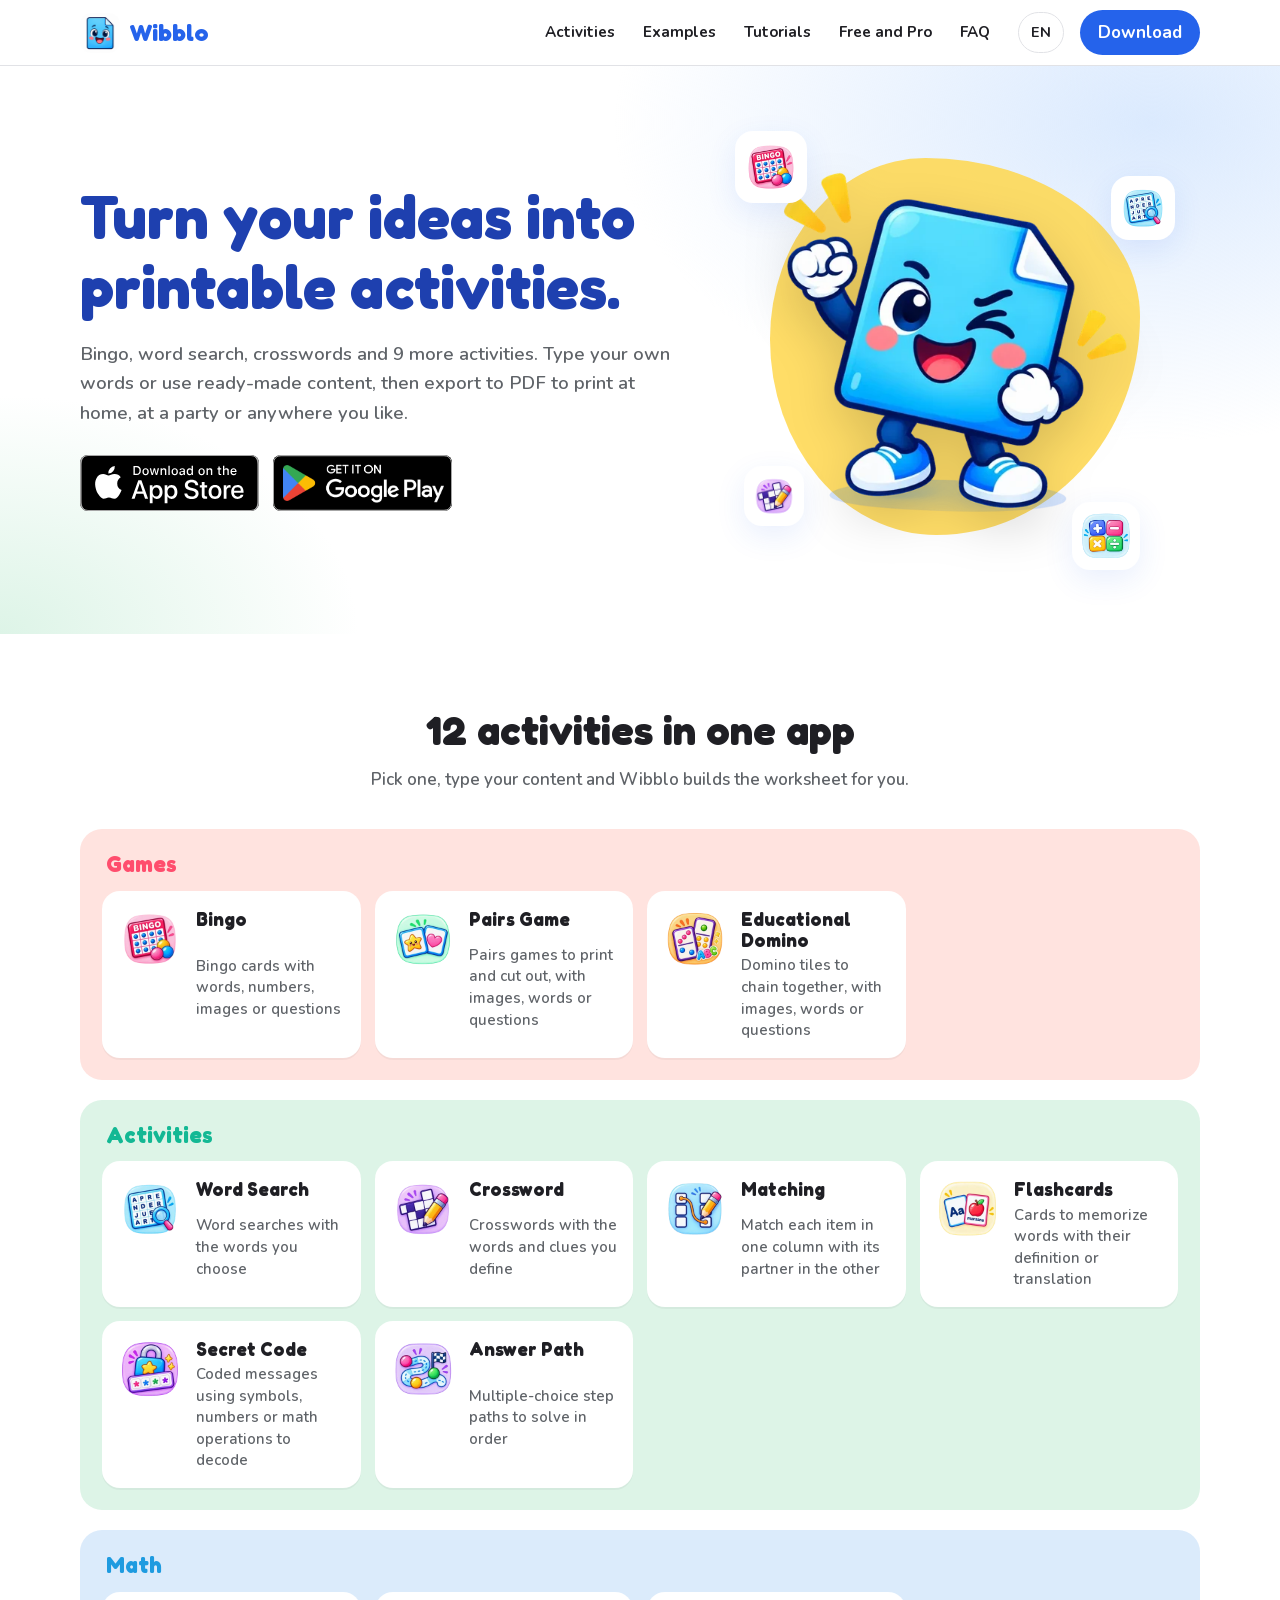
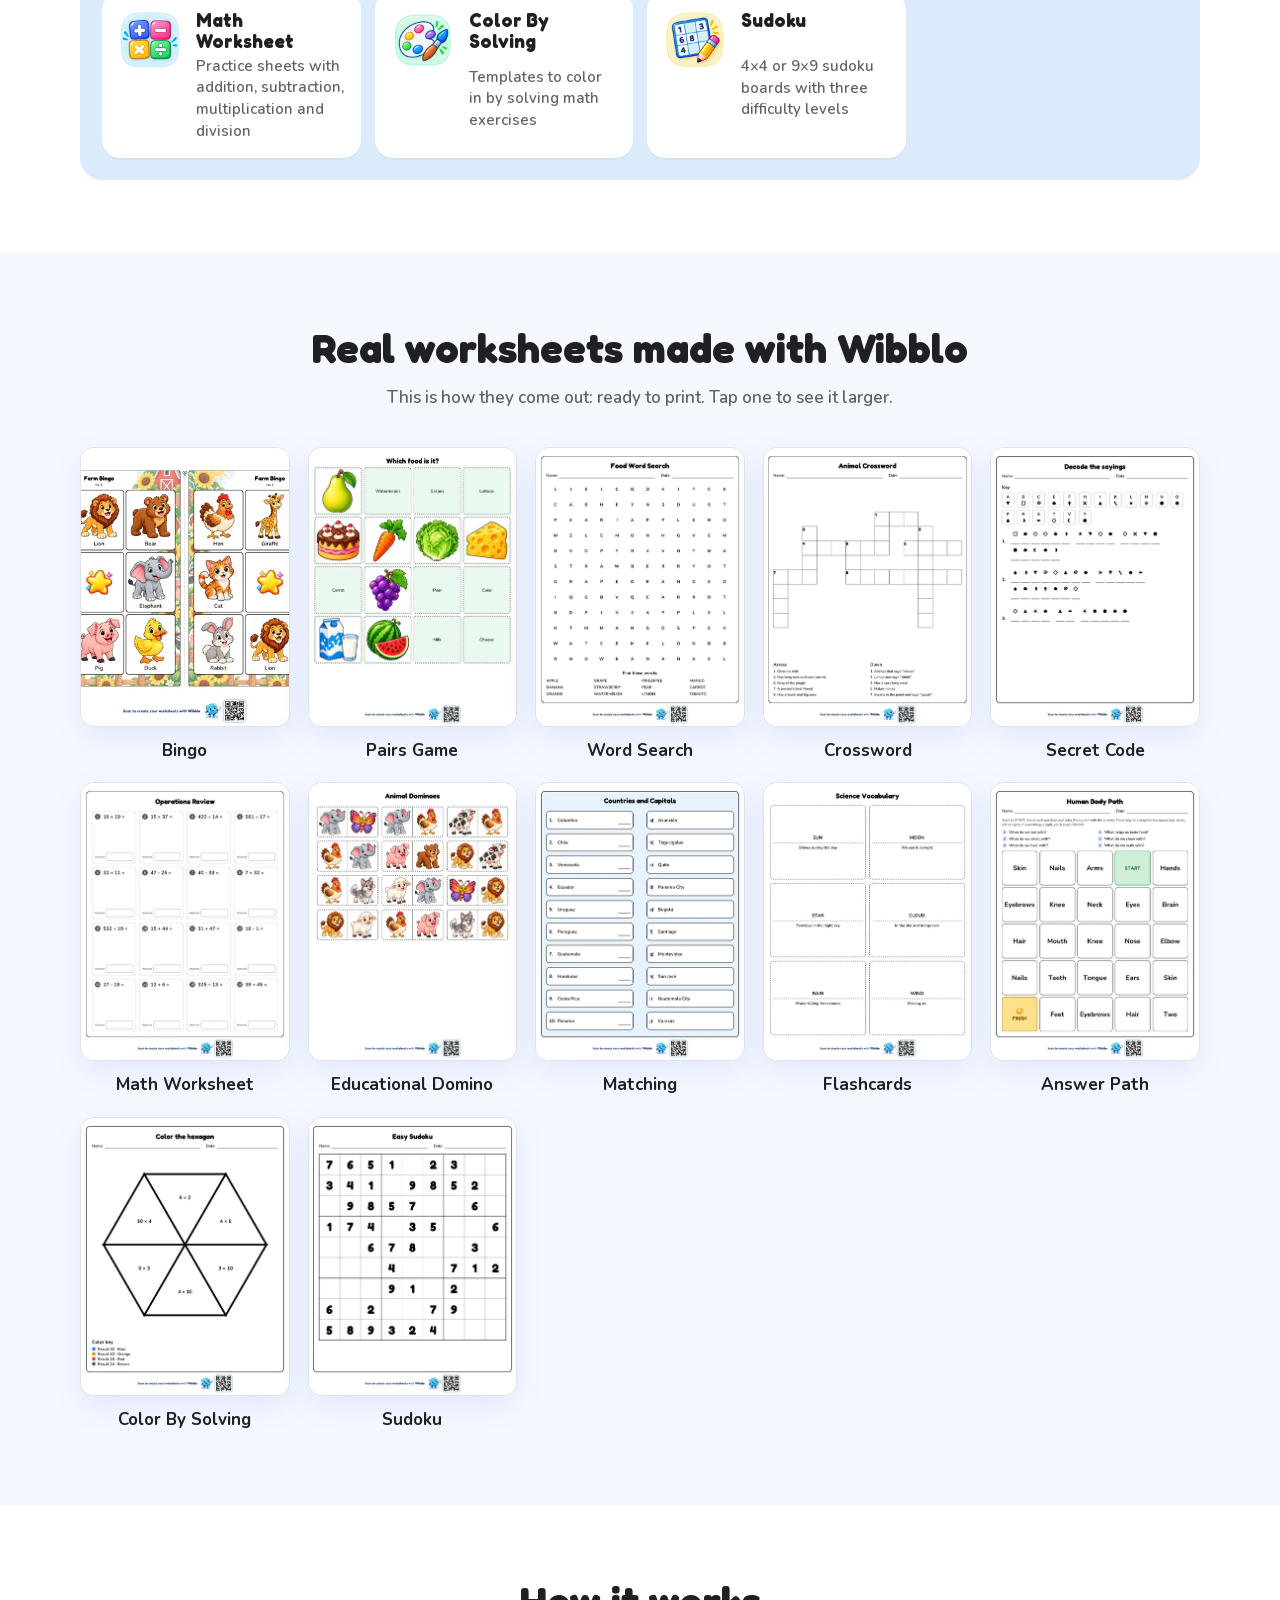
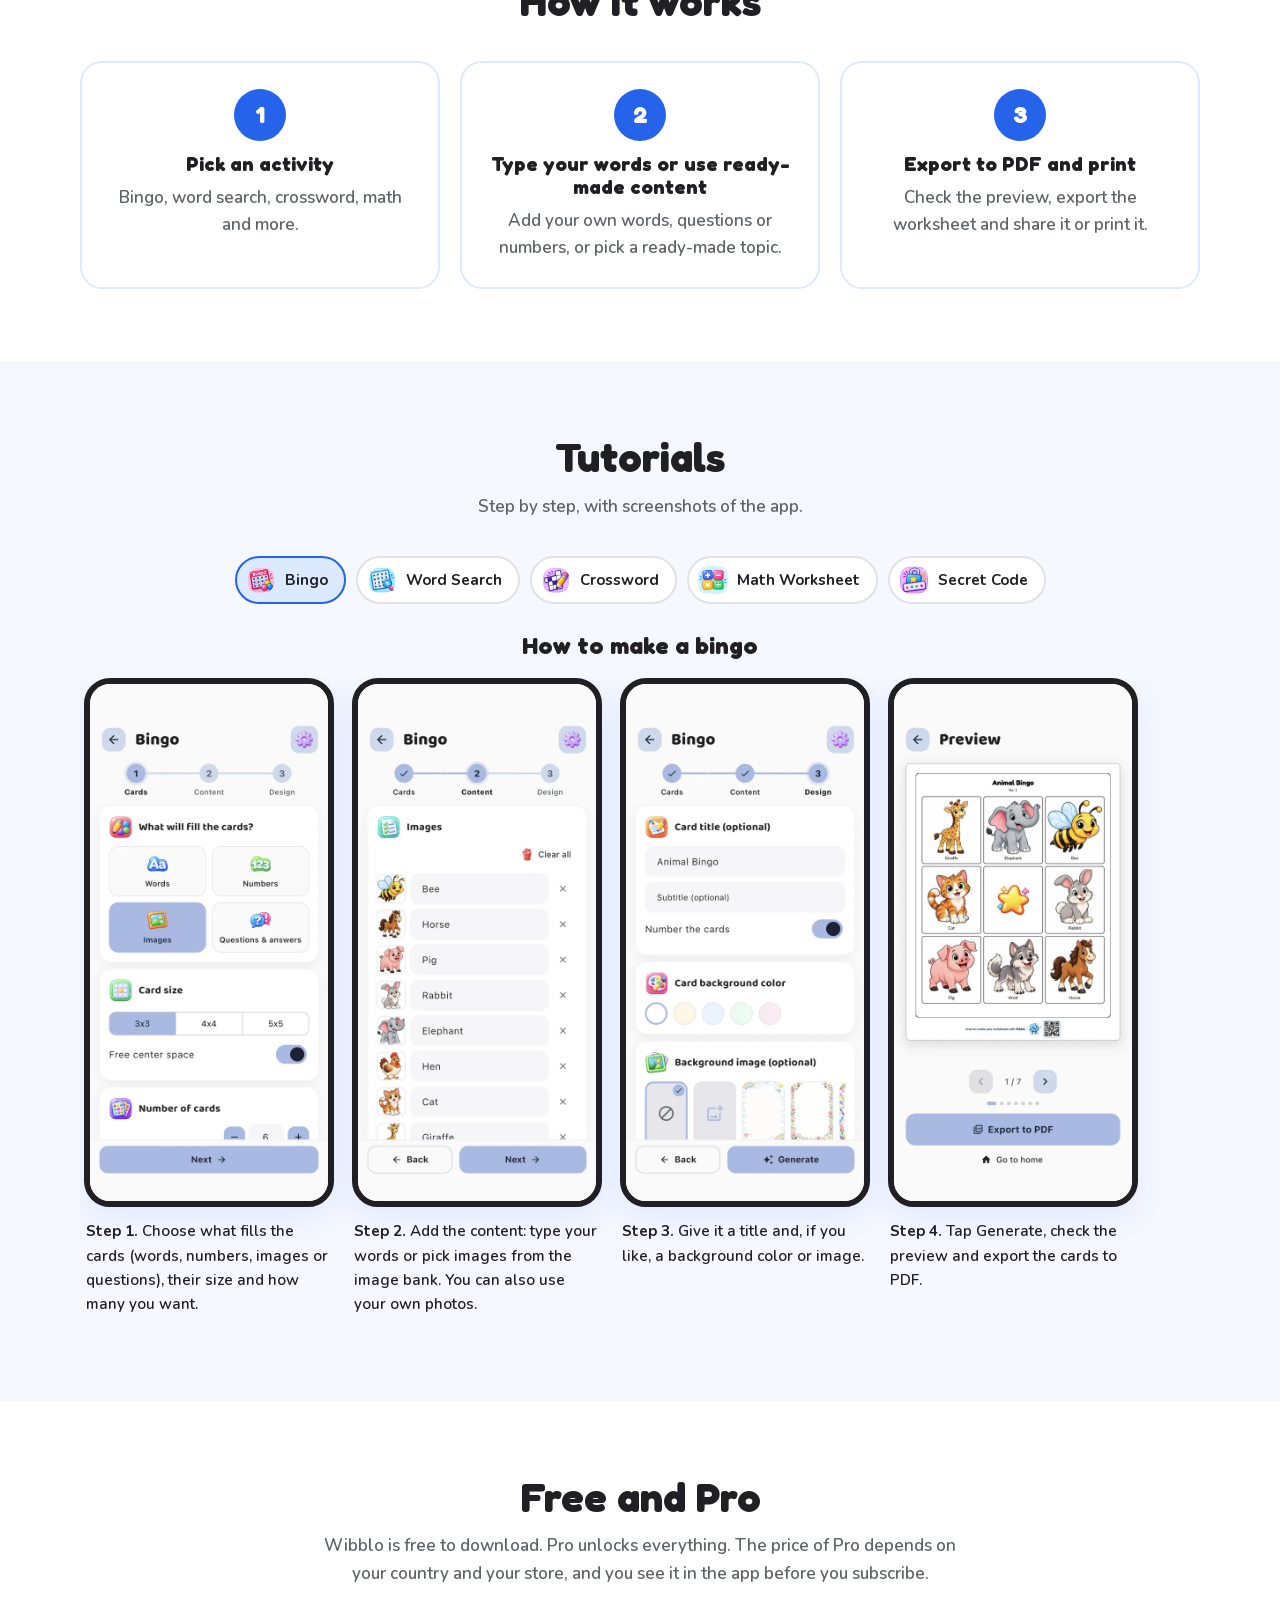
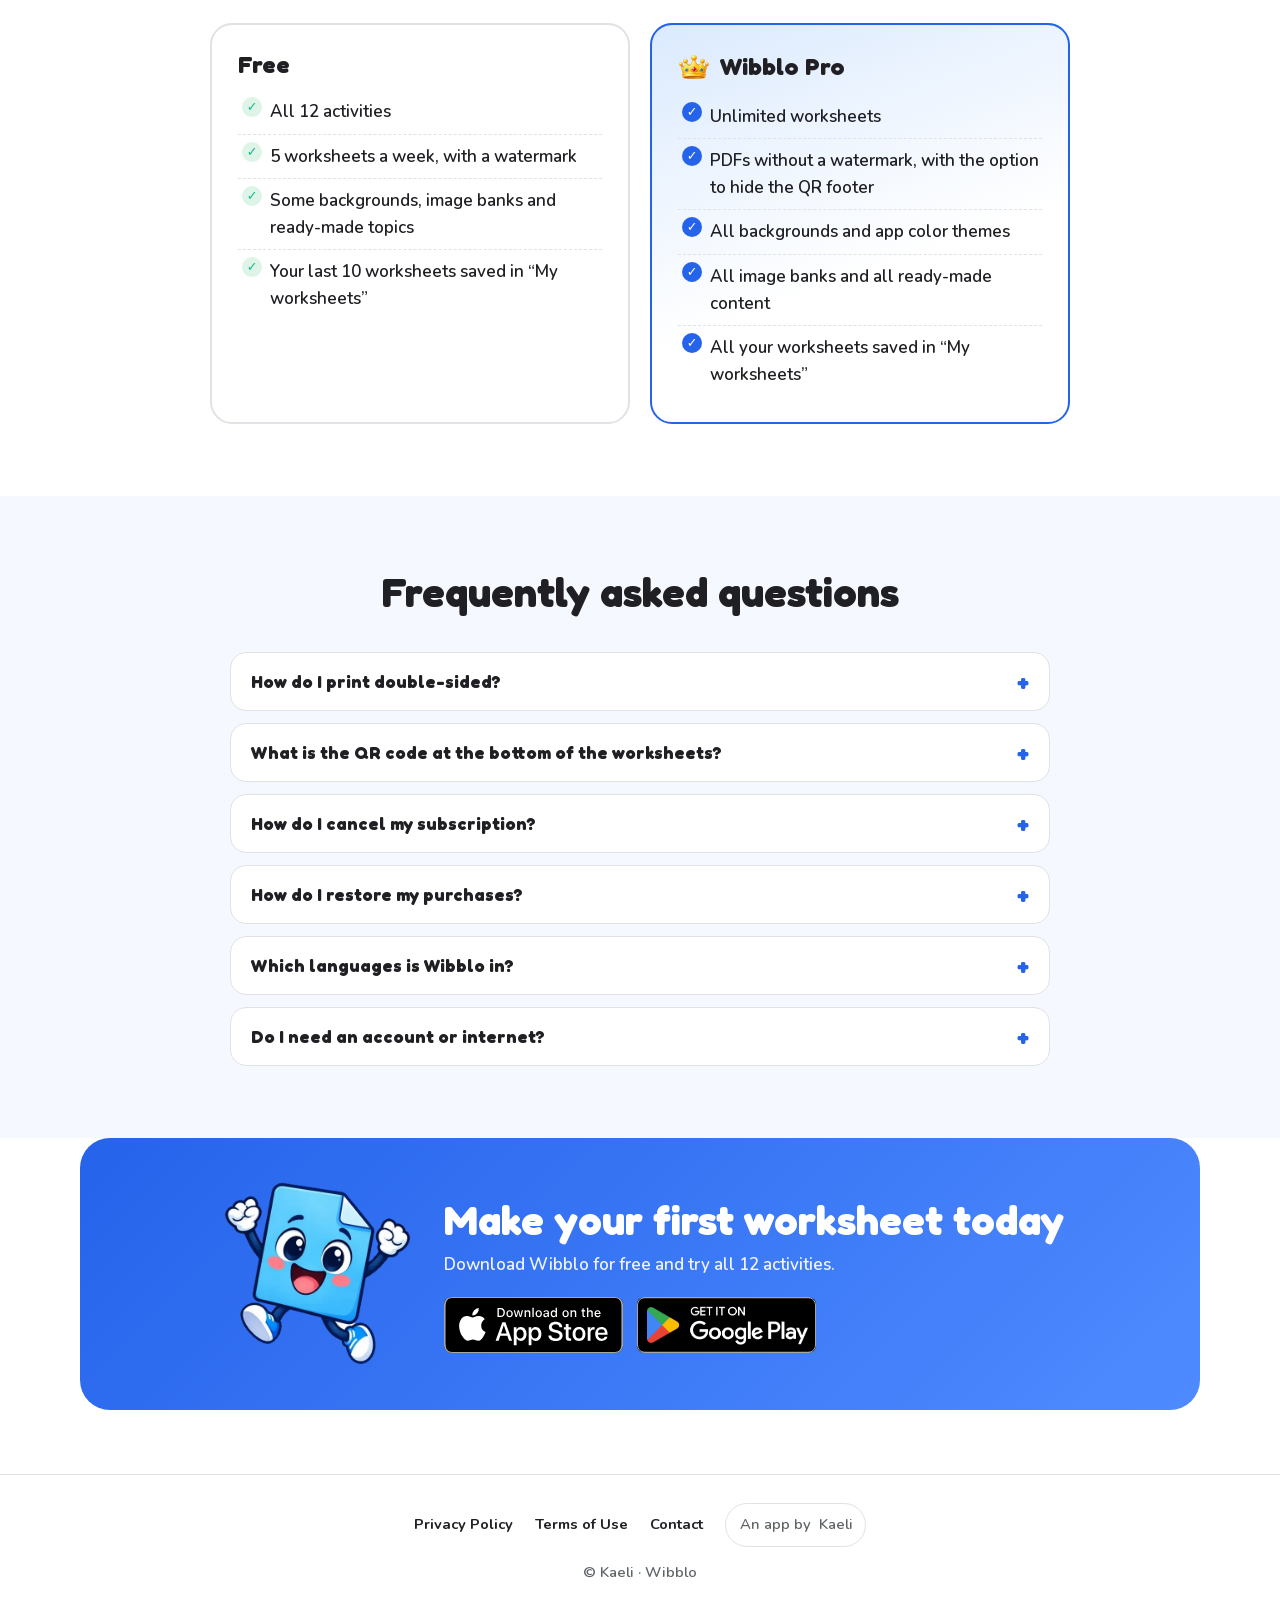
<file: index.html>
<!doctype html>
<html lang="es">
<head>
<meta charset="utf-8">
<meta name="viewport" content="width=device-width, initial-scale=1">
<title>Wibblo: fichas y actividades imprimibles</title>
<meta name="description" content="Crea bingos, sopas de letras, crucigramas y 9 actividades más con tus propias palabras o con contenido listo, y expórtalas a PDF para imprimir en casa.">
<link rel="canonical" href="https://wibblo.kaeliapps.com/">
<link rel="alternate" hreflang="es" href="https://wibblo.kaeliapps.com/">
<link rel="alternate" hreflang="en" href="https://wibblo.kaeliapps.com/en/">
<link rel="alternate" hreflang="fr" href="https://wibblo.kaeliapps.com/fr/">
<link rel="alternate" hreflang="pt" href="https://wibblo.kaeliapps.com/pt/">
<link rel="alternate" hreflang="x-default" href="https://wibblo.kaeliapps.com/">
<link rel="icon" href="icon.png">
<meta name="theme-color" content="#2563EB">
<meta property="og:type" content="website">
<meta property="og:site_name" content="Wibblo">
<meta property="og:title" content="Wibblo: fichas y actividades imprimibles">
<meta property="og:description" content="Crea bingos, sopas de letras, crucigramas y 9 actividades más con tus propias palabras o con contenido listo, y expórtalas a PDF para imprimir en casa.">
<meta property="og:url" content="https://wibblo.kaeliapps.com/">
<meta property="og:image" content="https://wibblo.kaeliapps.com/og-wibblo.png">
<meta property="og:image:alt" content="Wibblo">
<meta property="og:image:width" content="1200">
<meta property="og:image:height" content="630">
<meta name="twitter:card" content="summary_large_image">
<meta name="twitter:image" content="https://wibblo.kaeliapps.com/og-wibblo.png">
<link rel="preload" href="fonts/Fredoka-Bold.woff2" as="font" type="font/woff2" crossorigin>
<link rel="stylesheet" href="estilos.css">
<script src="ajustes.js"></script>
<script>
  // Teléfono: resaltar la tienda que corresponde. Raíz en español: llevar a su idioma
  // a quien tiene el teléfono en inglés, francés o portugués (salvo que haya elegido idioma).
  (function () {
    var h = document.documentElement, ua = navigator.userAgent || '';
    if (/Android/i.test(ua)) h.className += ' android';
    else if (/iPhone|iPad|iPod/i.test(ua) || (navigator.platform === 'MacIntel' && navigator.maxTouchPoints > 1)) h.className += ' ios';
    var chosen = null;
    try { chosen = localStorage.getItem('wibblo.lang'); } catch (e) {}
    if (!chosen && !location.hash) {
      var langs = navigator.languages || [navigator.language || ''];
      for (var i = 0; i < langs.length; i++) {
        var l = String(langs[i]).slice(0, 2).toLowerCase();
        if (l === 'es') break;
        if (l === 'en' || l === 'fr' || l === 'pt') { location.replace(l + '/'); return; }
      }
    }
  })();
</script>
<script src="sitio.js" defer></script>
</head>
<body>
<a class="skip" href="#main">Wibblo</a>
<header class="top">
  <a class="brand" href="./"><img src="icon.png" width="40" height="40" alt=""><span>Wibblo</span></a>
  <nav class="menu" aria-label="Wibblo">
    <a href="#activities">Actividades</a>
    <a href="#examples">Ejemplos</a>
    <a href="#tutorials">Tutoriales</a>
    <a href="#plans">Gratis y Pro</a>
    <a href="#faq">Preguntas</a>
  </nav>
  <details class="langs">
    <summary aria-label="Idioma">ES</summary>
    <div><a href="./" data-lang="es" lang="es" aria-current="page">Español</a><a href="./en/" data-lang="en" lang="en">English</a><a href="./fr/" data-lang="fr" lang="fr">Français</a><a href="./pt/" data-lang="pt" lang="pt">Português</a></div>
  </details>
  <a class="get" href="#download">Descargar</a>
</header>

<main id="main">
  <section class="hero" id="download">
    <div class="hero-text">
      <h1>Convierte tus ideas en actividades imprimibles.</h1>
      <p class="lead">Bingo, sopa de letras, crucigramas y 9 actividades más. Escribe tus palabras o usa contenido listo, y exporta a PDF para imprimir en casa, en una fiesta o donde quieras.</p>
      <div class="stores">
        <a class="store appstore" href="https://apps.apple.com/app/id6819557562"><span class="yours">Tu tienda</span><img src="badges/app-store-es.svg" width="168" height="56" alt="Descárgalo en el App Store"></a>
        <a class="store play" href="https://play.google.com/store/apps/details?id=com.kaeli.wibblo"><span class="yours">Tu tienda</span><img src="badges/google-play-es.png" width="188" height="56" alt="Disponible en Google Play"></a>
        <span class="store play-soon">Próximamente en Google Play</span>
      </div>
    </div>
    <div class="hero-art" aria-hidden="false">
      <div class="blob"></div>
      <img class="mascot" src="img/mascota/cheer.webp" width="420" height="420" alt="Wibblo, la mascota de la app, saludando">
      <img class="float f1" src="img/generadores/bingo.webp" width="72" height="72" alt="">
      <img class="float f2" src="img/generadores/wordsearch.webp" width="64" height="64" alt="">
      <img class="float f3" src="img/generadores/crossword.webp" width="60" height="60" alt="">
      <img class="float f4" src="img/generadores/math.webp" width="68" height="68" alt="">
    </div>
  </section>

  <section class="band" id="activities">
    <h2>12 actividades en una sola app</h2>
    <p class="intro">Elige una, escribe tu contenido y Wibblo arma la ficha por ti.</p>
    <div class="cats"><div class="cat cat-games">
        <h3>Juegos</h3>
        <ul class="gens"><li class="gen">
            <img src="img/generadores/bingo.webp" width="72" height="72" alt="" loading="lazy">
            <h4>Bingo</h4>
            <p>Cartones de bingo con palabras, números, imágenes o preguntas</p>
          </li><li class="gen">
            <img src="img/generadores/pairs.webp" width="72" height="72" alt="" loading="lazy">
            <h4>Parejas</h4>
            <p>Juegos de parejas para imprimir y recortar, con imágenes, palabras o preguntas</p>
          </li><li class="gen">
            <img src="img/generadores/domino.webp" width="72" height="72" alt="" loading="lazy">
            <h4>Dominó educativo</h4>
            <p>Fichas de dominó para armar en cadena, con imágenes, palabras o preguntas</p>
          </li></ul>
      </div><div class="cat cat-activities">
        <h3>Actividades</h3>
        <ul class="gens"><li class="gen">
            <img src="img/generadores/wordsearch.webp" width="72" height="72" alt="" loading="lazy">
            <h4>Sopa de letras</h4>
            <p>Sopas de letras con las palabras que tú elijas</p>
          </li><li class="gen">
            <img src="img/generadores/crossword.webp" width="72" height="72" alt="" loading="lazy">
            <h4>Crucigrama</h4>
            <p>Crucigramas con las palabras y pistas que tú definas</p>
          </li><li class="gen">
            <img src="img/generadores/matching.webp" width="72" height="72" alt="" loading="lazy">
            <h4>Relaciona columnas</h4>
            <p>Une cada elemento de una columna con su pareja de la otra</p>
          </li><li class="gen">
            <img src="img/generadores/flashcards.webp" width="72" height="72" alt="" loading="lazy">
            <h4>Tarjetas de vocabulario</h4>
            <p>Tarjetas para memorizar palabras con su definición o traducción</p>
          </li><li class="gen">
            <img src="img/generadores/secretcode.webp" width="72" height="72" alt="" loading="lazy">
            <h4>Código secreto</h4>
            <p>Mensajes codificados con símbolos, números u operaciones matemáticas para descifrar</p>
          </li><li class="gen">
            <img src="img/generadores/answerpath.webp" width="72" height="72" alt="" loading="lazy">
            <h4>Camino de respuestas</h4>
            <p>Caminos de pasos con opción múltiple para resolver en orden</p>
          </li></ul>
      </div><div class="cat cat-math">
        <h3>Matemáticas</h3>
        <ul class="gens"><li class="gen">
            <img src="img/generadores/math.webp" width="72" height="72" alt="" loading="lazy">
            <h4>Generador de matemáticas</h4>
            <p>Hojas de práctica con sumas, restas, multiplicaciones y divisiones</p>
          </li><li class="gen">
            <img src="img/generadores/colorsolve.webp" width="72" height="72" alt="" loading="lazy">
            <h4>Colorea resolviendo</h4>
            <p>Plantillas para colorear resolviendo ejercicios matemáticos</p>
          </li><li class="gen">
            <img src="img/generadores/sudoku.webp" width="72" height="72" alt="" loading="lazy">
            <h4>Sudoku</h4>
            <p>Tableros de sudoku en 4×4 o 9×9 con tres niveles de dificultad</p>
          </li></ul>
      </div></div>
  </section>

  <section class="band alt" id="examples">
    <h2>Fichas reales hechas con Wibblo</h2>
    <p class="intro">Así salen las fichas: listas para imprimir. Toca una para verla en grande.</p>
    
    <ul class="gallery"><li><a class="sample" href="img/ejemplos/es/bingo.webp" data-title="Bingo">
          <img src="img/ejemplos/es/bingo-mini.webp" alt="Bingo" loading="lazy">
          <span>Bingo</span>
        </a></li><li><a class="sample" href="img/ejemplos/es/pairs.webp" data-title="Parejas">
          <img src="img/ejemplos/es/pairs-mini.webp" alt="Parejas" loading="lazy">
          <span>Parejas</span>
        </a></li><li><a class="sample" href="img/ejemplos/es/wordsearch.webp" data-title="Sopa de letras">
          <img src="img/ejemplos/es/wordsearch-mini.webp" alt="Sopa de letras" loading="lazy">
          <span>Sopa de letras</span>
        </a></li><li><a class="sample" href="img/ejemplos/es/crossword.webp" data-title="Crucigrama">
          <img src="img/ejemplos/es/crossword-mini.webp" alt="Crucigrama" loading="lazy">
          <span>Crucigrama</span>
        </a></li><li><a class="sample" href="img/ejemplos/es/secretcode.webp" data-title="Código secreto">
          <img src="img/ejemplos/es/secretcode-mini.webp" alt="Código secreto" loading="lazy">
          <span>Código secreto</span>
        </a></li><li><a class="sample" href="img/ejemplos/es/math.webp" data-title="Generador de matemáticas">
          <img src="img/ejemplos/es/math-mini.webp" alt="Generador de matemáticas" loading="lazy">
          <span>Generador de matemáticas</span>
        </a></li><li><a class="sample" href="img/ejemplos/es/domino.webp" data-title="Dominó educativo">
          <img src="img/ejemplos/es/domino-mini.webp" alt="Dominó educativo" loading="lazy">
          <span>Dominó educativo</span>
        </a></li><li><a class="sample" href="img/ejemplos/es/matching.webp" data-title="Relaciona columnas">
          <img src="img/ejemplos/es/matching-mini.webp" alt="Relaciona columnas" loading="lazy">
          <span>Relaciona columnas</span>
        </a></li><li><a class="sample" href="img/ejemplos/es/flashcards.webp" data-title="Tarjetas de vocabulario">
          <img src="img/ejemplos/es/flashcards-mini.webp" alt="Tarjetas de vocabulario" loading="lazy">
          <span>Tarjetas de vocabulario</span>
        </a></li><li><a class="sample" href="img/ejemplos/es/answerpath.webp" data-title="Camino de respuestas">
          <img src="img/ejemplos/es/answerpath-mini.webp" alt="Camino de respuestas" loading="lazy">
          <span>Camino de respuestas</span>
        </a></li><li><a class="sample" href="img/ejemplos/es/colorsolve.webp" data-title="Colorea resolviendo">
          <img src="img/ejemplos/es/colorsolve-mini.webp" alt="Colorea resolviendo" loading="lazy">
          <span>Colorea resolviendo</span>
        </a></li><li><a class="sample" href="img/ejemplos/es/sudoku.webp" data-title="Sudoku">
          <img src="img/ejemplos/es/sudoku-mini.webp" alt="Sudoku" loading="lazy">
          <span>Sudoku</span>
        </a></li></ul>
  </section>

  <section class="band" id="how">
    <h2>Cómo funciona</h2>
    <ol class="how"><li><span class="num">1</span><h3>Elige la actividad</h3><p>Bingo, sopa de letras, crucigrama, matemáticas y más.</p></li><li><span class="num">2</span><h3>Escribe tus palabras o usa contenido listo</h3><p>Pon tus propias palabras, preguntas o números, o elige un tema ya preparado.</p></li><li><span class="num">3</span><h3>Exporta a PDF e imprime</h3><p>Revisa la vista previa, exporta la ficha y compártela o imprímela.</p></li></ol>
  </section>

  <section class="band alt" id="tutorials">
    <h2>Tutoriales</h2>
    <p class="intro">Paso a paso, con capturas de la app.</p>
    <div class="tabs" role="tablist"><button role="tab" id="tab-bingo" aria-controls="tut-bingo" aria-selected="true" data-tab="bingo"><img src="img/generadores/bingo.webp" width="32" height="32" alt=""><span>Bingo</span></button><button role="tab" id="tab-wordsearch" aria-controls="tut-wordsearch" aria-selected="false" data-tab="wordsearch"><img src="img/generadores/wordsearch.webp" width="32" height="32" alt=""><span>Sopa de letras</span></button><button role="tab" id="tab-crossword" aria-controls="tut-crossword" aria-selected="false" data-tab="crossword"><img src="img/generadores/crossword.webp" width="32" height="32" alt=""><span>Crucigrama</span></button><button role="tab" id="tab-math" aria-controls="tut-math" aria-selected="false" data-tab="math"><img src="img/generadores/math.webp" width="32" height="32" alt=""><span>Generador de matemáticas</span></button><button role="tab" id="tab-secretcode" aria-controls="tut-secretcode" aria-selected="false" data-tab="secretcode"><img src="img/generadores/secretcode.webp" width="32" height="32" alt=""><span>Código secreto</span></button></div>
    <section class="tut" role="tabpanel" id="tut-bingo" aria-labelledby="tab-bingo" data-tutorial="bingo">
          <h3>Cómo hacer un bingo</h3>
          <div class="video-slot" hidden></div>
          <details class="guide" open>
            <summary>Ver los pasos con capturas</summary>
            <ol class="steps"><li class="step">
              <img src="tutoriales/capturas/es/bingo-1.webp" width="360" height="783" alt="Paso 1" loading="lazy">
              <p><b>Paso 1.</b> Elige con qué se llenan los cartones (palabras, números, imágenes o preguntas), su tamaño y cuántos quieres.</p>
            </li><li class="step">
              <img src="tutoriales/capturas/es/bingo-2.webp" width="360" height="783" alt="Paso 2" loading="lazy">
              <p><b>Paso 2.</b> Agrega el contenido: escribe tus palabras o elige imágenes del banco. También puedes usar tus propias fotos.</p>
            </li><li class="step">
              <img src="tutoriales/capturas/es/bingo-3.webp" width="360" height="783" alt="Paso 3" loading="lazy">
              <p><b>Paso 3.</b> Ponle título y, si quieres, un color o una imagen de fondo.</p>
            </li><li class="step">
              <img src="tutoriales/capturas/es/bingo-4.webp" width="360" height="783" alt="Paso 4" loading="lazy">
              <p><b>Paso 4.</b> Toca Generar, revisa la vista previa y exporta los cartones a PDF.</p>
            </li></ol>
          </details>
        </section><section class="tut" role="tabpanel" id="tut-wordsearch" aria-labelledby="tab-wordsearch" data-tutorial="wordsearch">
          <h3>Cómo hacer una sopa de letras</h3>
          <div class="video-slot" hidden></div>
          <details class="guide" open>
            <summary>Ver los pasos con capturas</summary>
            <ol class="steps"><li class="step">
              <img src="tutoriales/capturas/es/sopa-1.webp" width="360" height="783" alt="Paso 1" loading="lazy">
              <p><b>Paso 1.</b> Escribe las palabras a buscar o toca «Usar contenido listo». Puedes agruparlas con una pregunta o categoría.</p>
            </li><li class="step">
              <img src="tutoriales/capturas/es/sopa-2.webp" width="360" height="783" alt="Paso 2" loading="lazy">
              <p><b>Paso 2.</b> Elige el tamaño de la cuadrícula y si se permiten palabras en diagonal o al revés.</p>
            </li><li class="step">
              <img src="tutoriales/capturas/es/sopa-3.webp" width="360" height="783" alt="Paso 3" loading="lazy">
              <p><b>Paso 3.</b> Ponle título y color, y decide si incluir la hoja de respuestas.</p>
            </li><li class="step">
              <img src="tutoriales/capturas/es/sopa-4.webp" width="360" height="783" alt="Paso 4" loading="lazy">
              <p><b>Paso 4.</b> Toca Generar, revisa la vista previa y exporta a PDF.</p>
            </li></ol>
          </details>
        </section><section class="tut" role="tabpanel" id="tut-crossword" aria-labelledby="tab-crossword" data-tutorial="crossword">
          <h3>Cómo hacer un crucigrama</h3>
          <div class="video-slot" hidden></div>
          <details class="guide" open>
            <summary>Ver los pasos con capturas</summary>
            <ol class="steps"><li class="step">
              <img src="tutoriales/capturas/es/crucigrama-1.webp" width="360" height="783" alt="Paso 1" loading="lazy">
              <p><b>Paso 1.</b> Escribe cada palabra con su pista, o toca «Usar contenido listo».</p>
            </li><li class="step">
              <img src="tutoriales/capturas/es/crucigrama-2.webp" width="360" height="783" alt="Paso 2" loading="lazy">
              <p><b>Paso 2.</b> Ponle título y color, y decide si incluir la hoja de respuestas.</p>
            </li><li class="step">
              <img src="tutoriales/capturas/es/crucigrama-3.webp" width="360" height="783" alt="Paso 3" loading="lazy">
              <p><b>Paso 3.</b> Toca Generar: Wibblo cruza las palabras solo. Revisa la vista previa y exporta a PDF.</p>
            </li></ol>
          </details>
        </section><section class="tut" role="tabpanel" id="tut-math" aria-labelledby="tab-math" data-tutorial="math">
          <h3>Cómo hacer una hoja de matemáticas</h3>
          <div class="video-slot" hidden></div>
          <details class="guide" open>
            <summary>Ver los pasos con capturas</summary>
            <ol class="steps"><li class="step">
              <img src="tutoriales/capturas/es/matematicas-1.webp" width="360" height="783" alt="Paso 1" loading="lazy">
              <p><b>Paso 1.</b> Elige las operaciones, el rango de números y las reglas, por ejemplo, sin resultados negativos.</p>
            </li><li class="step">
              <img src="tutoriales/capturas/es/matematicas-2.webp" width="360" height="783" alt="Paso 2" loading="lazy">
              <p><b>Paso 2.</b> Elige el formato (en línea o vertical), la cantidad de ejercicios y de versiones distintas.</p>
            </li><li class="step">
              <img src="tutoriales/capturas/es/matematicas-3.webp" width="360" height="783" alt="Paso 3" loading="lazy">
              <p><b>Paso 3.</b> Toca Generar, revisa la vista previa con su hoja de respuestas y exporta a PDF.</p>
            </li></ol>
          </details>
        </section><section class="tut" role="tabpanel" id="tut-secretcode" aria-labelledby="tab-secretcode" data-tutorial="secretcode">
          <h3>Cómo hacer un código secreto</h3>
          <div class="video-slot" hidden></div>
          <details class="guide" open>
            <summary>Ver los pasos con capturas</summary>
            <ol class="steps"><li class="step">
              <img src="tutoriales/capturas/es/codigo-1.webp" width="360" height="783" alt="Paso 1" loading="lazy">
              <p><b>Paso 1.</b> Elige el tipo de código: símbolos, números u operaciones matemáticas.</p>
            </li><li class="step">
              <img src="tutoriales/capturas/es/codigo-2.webp" width="360" height="783" alt="Paso 2" loading="lazy">
              <p><b>Paso 2.</b> Escribe las frases a codificar o toca «Usar contenido listo» (por ejemplo, refranes).</p>
            </li><li class="step">
              <img src="tutoriales/capturas/es/codigo-3.webp" width="360" height="783" alt="Paso 3" loading="lazy">
              <p><b>Paso 3.</b> Ponle título y elige cuántos códigos distintos quieres.</p>
            </li><li class="step">
              <img src="tutoriales/capturas/es/codigo-4.webp" width="360" height="783" alt="Paso 4" loading="lazy">
              <p><b>Paso 4.</b> Toca Generar, revisa la vista previa y exporta a PDF.</p>
            </li></ol>
          </details>
        </section>
  </section>

  <section class="band" id="plans">
    <h2>Gratis y Pro</h2>
    <p class="intro">Wibblo se descarga gratis. Con Pro desbloqueas todo. El precio de Pro depende de tu país y de tu tienda, y lo ves dentro de la app antes de suscribirte.</p>
    <div class="plans">
      <div class="plan"><h3>Gratis</h3><ul><li>Las 12 actividades</li><li>5 fichas por semana, con marca de agua</li><li>Algunos fondos, bancos de imágenes y temas de contenido listo</li><li>Tus últimas 10 fichas guardadas en «Mis fichas»</li></ul></div>
      <div class="plan pro"><h3><img src="img/pro/crown.webp" width="32" height="32" alt="">Wibblo Pro</h3><ul><li>Fichas ilimitadas</li><li>PDF sin marca de agua y con la opción de ocultar el pie con el QR</li><li>Todos los fondos y los temas de color de la app</li><li>Todos los bancos de imágenes y todo el contenido listo</li><li>Todas tus fichas guardadas en «Mis fichas»</li></ul></div>
    </div>
  </section>

  <section class="band alt" id="faq">
    <h2>Preguntas frecuentes</h2>
    <div class="faq"><details><summary>¿Cómo imprimo a doble cara?</summary><p>Algunas fichas llevan reverso: los cartones de bingo con reverso decorativo, las tarjetas de vocabulario a doble cara y las cartas de parejas o dominó con reverso. Activa la impresión a doble cara en tu impresora. En las hojas verticales, voltea por el borde largo; en las apaisadas (bingo con 2 cartones por hoja), por el borde corto. Si tu impresora no imprime a doble cara, imprime primero las hojas impares, vuelve a poner el papel y luego imprime las pares.</p></details><details><summary>¿Para qué es el código QR al pie de las fichas?</summary><p>Lleva a esta página, para que quien reciba una ficha sepa con qué se hizo y pueda descargar Wibblo. Con Wibblo Pro puedes ocultar el pie desde Ajustes.</p></details><details><summary>¿Cómo cancelo la suscripción?</summary><p>En iPhone o iPad: Ajustes → tu nombre → Suscripciones → Wibblo Pro. En Android: Google Play → tu perfil → Pagos y suscripciones → Suscripciones. También puedes llegar desde la app, en la pantalla de Wibblo Pro → «Administrar suscripción». Pro sigue activo hasta el final del período que ya pagaste.</p></details><details><summary>¿Cómo restauro mis compras?</summary><p>Abre la pantalla de Wibblo Pro y toca «Restaurar compras», con la misma cuenta de Apple o de Google con la que compraste. La app también lo revisa sola cada vez que la abres.</p></details><details><summary>¿En qué idiomas está Wibblo?</summary><p>En español, inglés, francés y portugués. La primera vez usa el idioma de tu teléfono y lo puedes cambiar cuando quieras en Ajustes. El contenido listo también está en cada idioma.</p></details><details><summary>¿Necesito una cuenta o internet?</summary><p>No. Wibblo no pide cuenta y funciona sin internet, salvo para comprar o restaurar Pro. Tus fichas se guardan solo en tu teléfono.</p></details></div>
  </section>

  <section class="cta">
    <img src="img/mascota/celebrating.webp" width="200" height="200" alt="" loading="lazy">
    <div>
      <h2>Crea tu primera ficha hoy</h2>
      <p>Descarga Wibblo gratis y prueba las 12 actividades.</p>
      <div class="stores">
        <a class="store appstore" href="https://apps.apple.com/app/id6819557562"><span class="yours">Tu tienda</span><img src="badges/app-store-es.svg" width="168" height="56" alt="Descárgalo en el App Store"></a>
        <a class="store play" href="https://play.google.com/store/apps/details?id=com.kaeli.wibblo"><span class="yours">Tu tienda</span><img src="badges/google-play-es.png" width="188" height="56" alt="Disponible en Google Play"></a>
        <span class="store play-soon">Próximamente en Google Play</span>
      </div>
    </div>
  </section>
</main>

<footer class="foot">
  <nav>
    <a href="privacidad/">Política de privacidad</a>
    <a href="https://www.apple.com/legal/internet-services/itunes/dev/stdeula/">Términos de uso</a>
    <a href="mailto:soporte+wibblo@kaeliapps.com?subject=%5BWibblo%5D%20&amp;body=%0A%0A%0A%E2%80%94%0AWibblo%20web%20%C2%B7%20es">Contacto</a>
    <a class="kaeli-link" href="https://kaeliapps.com/"><span>Una app de</span><img src="https://kaeliapps.com/kaeli_logo_horizontal.png" alt="Kaeli" height="26" onerror="this.replaceWith(document.createTextNode('Kaeli'))"></a>
  </nav>
  <p>© Kaeli · Wibblo</p>
</footer>

<dialog class="lightbox" aria-label="Fichas reales hechas con Wibblo">
  <button class="close" type="button" aria-label="Cerrar">×</button>
  <img alt="">
  <p class="caption"></p>
</dialog>
<script id="strings" type="application/json">{"video": "Video", "close": "Cerrar"}</script>
<!-- Cloudflare Web Analytics: cuenta visitas sin cookies ni datos personales --><script defer src='https://static.cloudflareinsights.com/beacon.min.js' data-cf-beacon='{"token": "67a3142fce89416aa6cee8fe54237c55"}'></script>
</body>
</html>
</file>
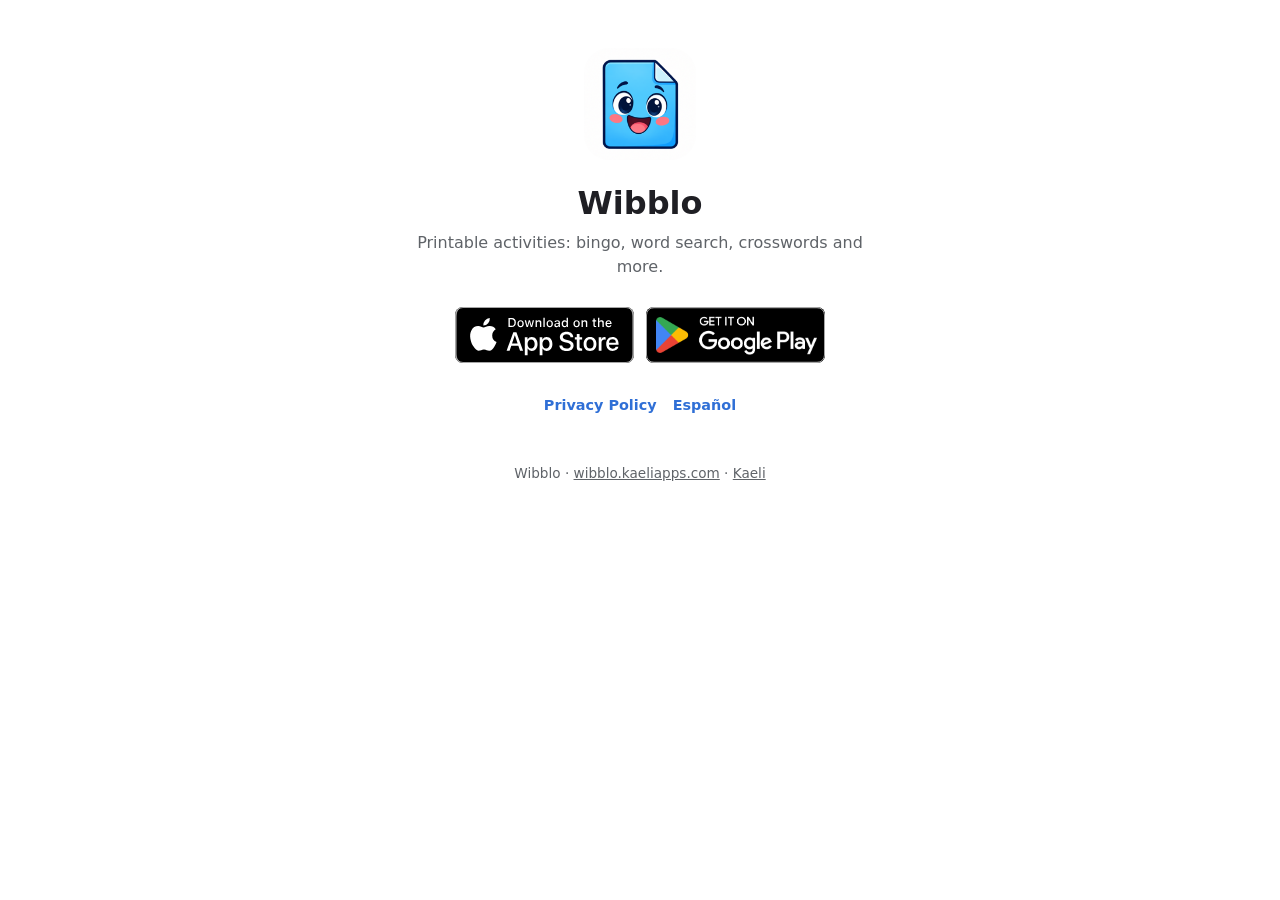
<file: descargar/index.html>
<!doctype html>
<html lang="es">
<head>
<meta charset="utf-8">
<meta name="viewport" content="width=device-width, initial-scale=1">
<title>Descargar Wibblo</title>
<meta name="description" content="Fichas imprimibles: bingo, sopa de letras, crucigramas y más. / Printable activities: bingo, word search, crosswords and more.">
<link rel="icon" href="../icon.png">
<link rel="canonical" href="https://wibblo.kaeliapps.com/descargar/">
<!-- Imagen al compartir el enlace (1200x630, la de Kaeli, publicada en kaeliapps.com). -->
<meta property="og:type" content="website">
<meta property="og:site_name" content="Wibblo">
<meta property="og:title" content="Wibblo">
<meta property="og:description" content="Fichas imprimibles: bingo, sopa de letras, crucigramas y más. / Printable activities: bingo, word search, crosswords and more.">
<meta property="og:url" content="https://wibblo.kaeliapps.com/descargar/">
<meta property="og:image" content="https://wibblo.kaeliapps.com/og-wibblo.png">
<meta property="og:image:width" content="1200">
<meta property="og:image:height" content="630">
<meta property="og:image:alt" content="Wibblo">
<meta name="twitter:card" content="summary_large_image">
<meta name="twitter:title" content="Wibblo">
<meta name="twitter:image" content="https://wibblo.kaeliapps.com/og-wibblo.png">
<!--
  Página de descarga de Wibblo (/descargar/; /download/ lleva aquí).
  - Android: redirige a Google Play. Mientras ANDROID_DISPONIBLE sea false (../ajustes.js),
    muestra «Próximamente en Google Play» y el enlace a la página principal.
  - iPhone/iPad: redirige al App Store (Apple ID 6819557562).
  - Computadora o sin JavaScript: muestra los dos botones.
-->
<script src="../ajustes.js"></script>
<script>
  (function () {
    var html = document.documentElement;
    var langs = navigator.languages || [navigator.language || ''];
    for (var i = 0; i < langs.length; i++) {
      var l = String(langs[i]).toLowerCase();
      if (l.indexOf('es') === 0) break;
      if (l.indexOf('en') === 0) { html.className += ' lang-en'; html.lang = 'en'; break; }
    }
    var ua = navigator.userAgent || '';
    var android = /Android/i.test(ua);
    // Android nunca cuenta como iPad (un iPad se presenta como Mac con pantalla táctil).
    var ios = !android && (/iPhone|iPad|iPod/i.test(ua) ||
      (navigator.platform === 'MacIntel' && navigator.maxTouchPoints > 1));
    var play = 'https://play.google.com/store/apps/details?id=com.kaeli.wibblo';
    var appStore = 'https://apps.apple.com/app/id6819557562';
    if (android) {
      if (ANDROID_DISPONIBLE) { location.replace(play); return; }
      html.className += ' android';
    }
    if (ios) {
      html.className += ' ios';
      location.replace(appStore); return;
    }
  })();
</script>
<style>
  :root { --text:#1f1f24; --muted:#5f6368; --accent:#2f6fd6; --bg:#ffffff; --card:#f6f8fb; --border:#e3e6eb; }
  * { box-sizing:border-box; }
  body { margin:0; background:var(--bg); color:var(--text); font-family:system-ui, -apple-system, "Segoe UI", Roboto, sans-serif; line-height:1.5; }
  main { max-width:480px; margin:0 auto; padding:48px 16px 32px; text-align:center; }
  .icon { width:112px; height:112px; border-radius:26px; }
  h1 { font-size:2rem; margin:12px 0 4px; }
  .tagline { color:var(--muted); margin:0 0 28px; }
  /* Insignias oficiales de Apple y Google, a la misma altura (guías de marca de cada tienda). */
  .stores { display:flex; flex-wrap:wrap; justify-content:center; align-items:center; gap:12px; }
  .store { display:inline-block; line-height:0; }
  .store img {
    height: clamp(44px, 12.5vw, 56px); width: auto; aspect-ratio: 3.2;
    object-fit: cover; background: #000; border-radius: 8px;
    outline: 1px solid #a6a6a6; outline-offset: -1px;
  }
  .store[hidden] { display:none; }
  /* Sin Google Play todavía (ajustes.js): etiqueta sin enlace en lugar de la insignia de Google. */
  .play-soon, .android-note { display:none; }
  .android-soon .store.play { display:none; }
  .android-soon .play-soon { display:inline-flex; align-items:center; height:56px; padding:0 18px; border-radius:12px; border:2px dashed var(--accent); color:var(--accent); font-weight:700; }
  .android-soon.android .android-note { display:block; margin:20px 0 0; }
  .android-note a { color:var(--accent); font-weight:700; }
  .links { margin-top:32px; font-size:.9rem; }
  .links a { color:var(--accent); font-weight:600; text-decoration:none; margin:0 8px; }
  footer { text-align:center; color:var(--muted); font-size:.85rem; padding:0 16px 32px; }
  footer a { color:inherit; }
  #en { display:none; }
  .lang-en #es { display:none; }
  .lang-en #en { display:block; }
  #en:target { display:block; }
  main:has(#en:target) #es { display:none; }
  #es:target { display:block; }
  main:has(#es:target) #en { display:none; }
</style>
</head>
<body>
<main>
  <img class="icon" src="../icon.png" width="192" height="192" alt="">

  <section id="es" lang="es">
    <h1>Wibblo</h1>
    <p class="tagline">Fichas imprimibles: bingo, sopa de letras, crucigramas y más.</p>
    <div class="stores">
      <a class="store appstore" href="https://apps.apple.com/app/id6819557562"><img src="../badges/app-store-es.svg" width="168" height="56" alt="Descárgalo en el App Store"></a>
      <a class="store play" href="https://play.google.com/store/apps/details?id=com.kaeli.wibblo"><img src="../badges/google-play-es.png" width="188" height="56" alt="Descargar en Google Play"></a>
      <span class="play-soon">Próximamente en Google Play</span>
    </div>
    <p class="android-note"><a href="../">Conoce Wibblo y sus actividades</a></p>
    <p class="links"><a href="../privacidad/">Política de privacidad</a><a href="#en">English</a></p>
  </section>

  <section id="en" lang="en">
    <h1>Wibblo</h1>
    <p class="tagline">Printable activities: bingo, word search, crosswords and more.</p>
    <div class="stores">
      <a class="store appstore" href="https://apps.apple.com/app/id6819557562"><img src="../badges/app-store-en.svg" width="168" height="56" alt="Download on the App Store"></a>
      <a class="store play" href="https://play.google.com/store/apps/details?id=com.kaeli.wibblo"><img src="../badges/google-play-en.png" width="188" height="56" alt="Get it on Google Play"></a>
      <span class="play-soon">Coming soon to Google Play</span>
    </div>
    <p class="android-note"><a href="../en/">Discover Wibblo and its activities</a></p>
    <p class="links"><a href="../privacidad/#en">Privacy Policy</a><a href="#es">Español</a></p>
  </section>
</main>
<footer>Wibblo · <a href="../">wibblo.kaeliapps.com</a> · <a href="https://kaeliapps.com/">Kaeli</a></footer>
<!-- Cloudflare Web Analytics: cuenta visitas sin cookies ni datos personales --><script defer src='https://static.cloudflareinsights.com/beacon.min.js' data-cf-beacon='{"token": "67a3142fce89416aa6cee8fe54237c55"}'></script>
</body>
</html>
</file>
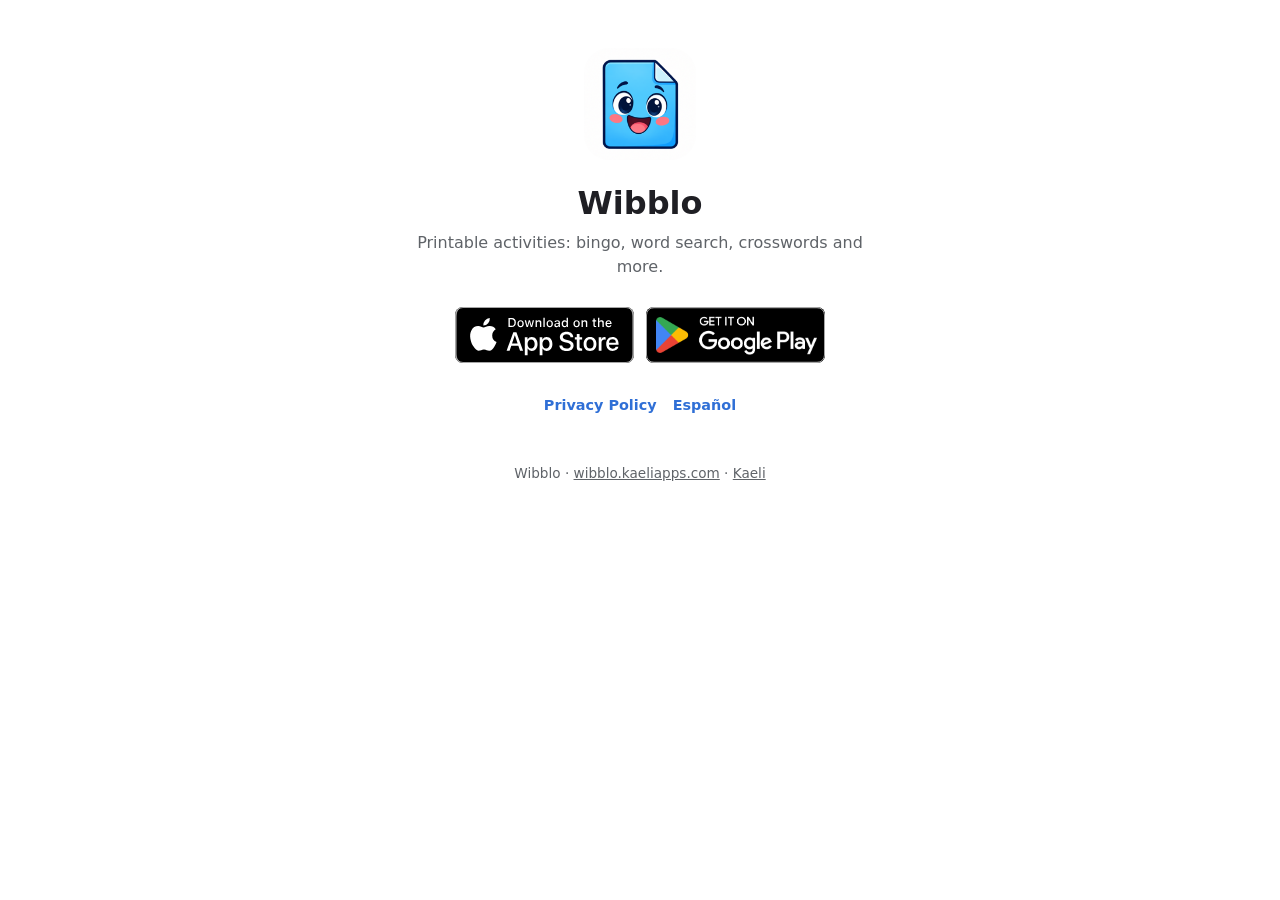
<file: download/index.html>
<!doctype html>
<html lang="en">
<head>
<meta charset="utf-8">
<meta name="viewport" content="width=device-width, initial-scale=1">
<title>Download Wibblo</title>
<!-- Alias en inglés de /descargar/: lleva ahí al instante (con JavaScript o sin él). -->
<link rel="canonical" href="https://wibblo.kaeliapps.com/descargar/">
<meta name="robots" content="noindex">
<!-- Imagen al compartir (WhatsApp no sigue la redirección): la misma de /descargar/. -->
<meta property="og:type" content="website">
<meta property="og:site_name" content="Wibblo">
<meta property="og:title" content="Wibblo">
<meta property="og:description" content="Printable activities: bingo, word search, crosswords and more. / Fichas imprimibles: bingo, sopa de letras, crucigramas y más.">
<meta property="og:url" content="https://wibblo.kaeliapps.com/download/">
<meta property="og:image" content="https://wibblo.kaeliapps.com/og-wibblo.png">
<meta property="og:image:width" content="1200">
<meta property="og:image:height" content="630">
<meta property="og:image:alt" content="Wibblo">
<meta name="twitter:card" content="summary_large_image">
<meta name="twitter:title" content="Wibblo">
<meta name="twitter:image" content="https://wibblo.kaeliapps.com/og-wibblo.png">
<script>location.replace('../descargar/' + location.search + location.hash);</script>
<meta http-equiv="refresh" content="0; url=../descargar/">
</head>
<body>
<p><a href="../descargar/">Download Wibblo / Descargar Wibblo</a></p>
<!-- Cloudflare Web Analytics: cuenta visitas sin cookies ni datos personales --><script defer src='https://static.cloudflareinsights.com/beacon.min.js' data-cf-beacon='{"token": "67a3142fce89416aa6cee8fe54237c55"}'></script>
</body>
</html>
</file>
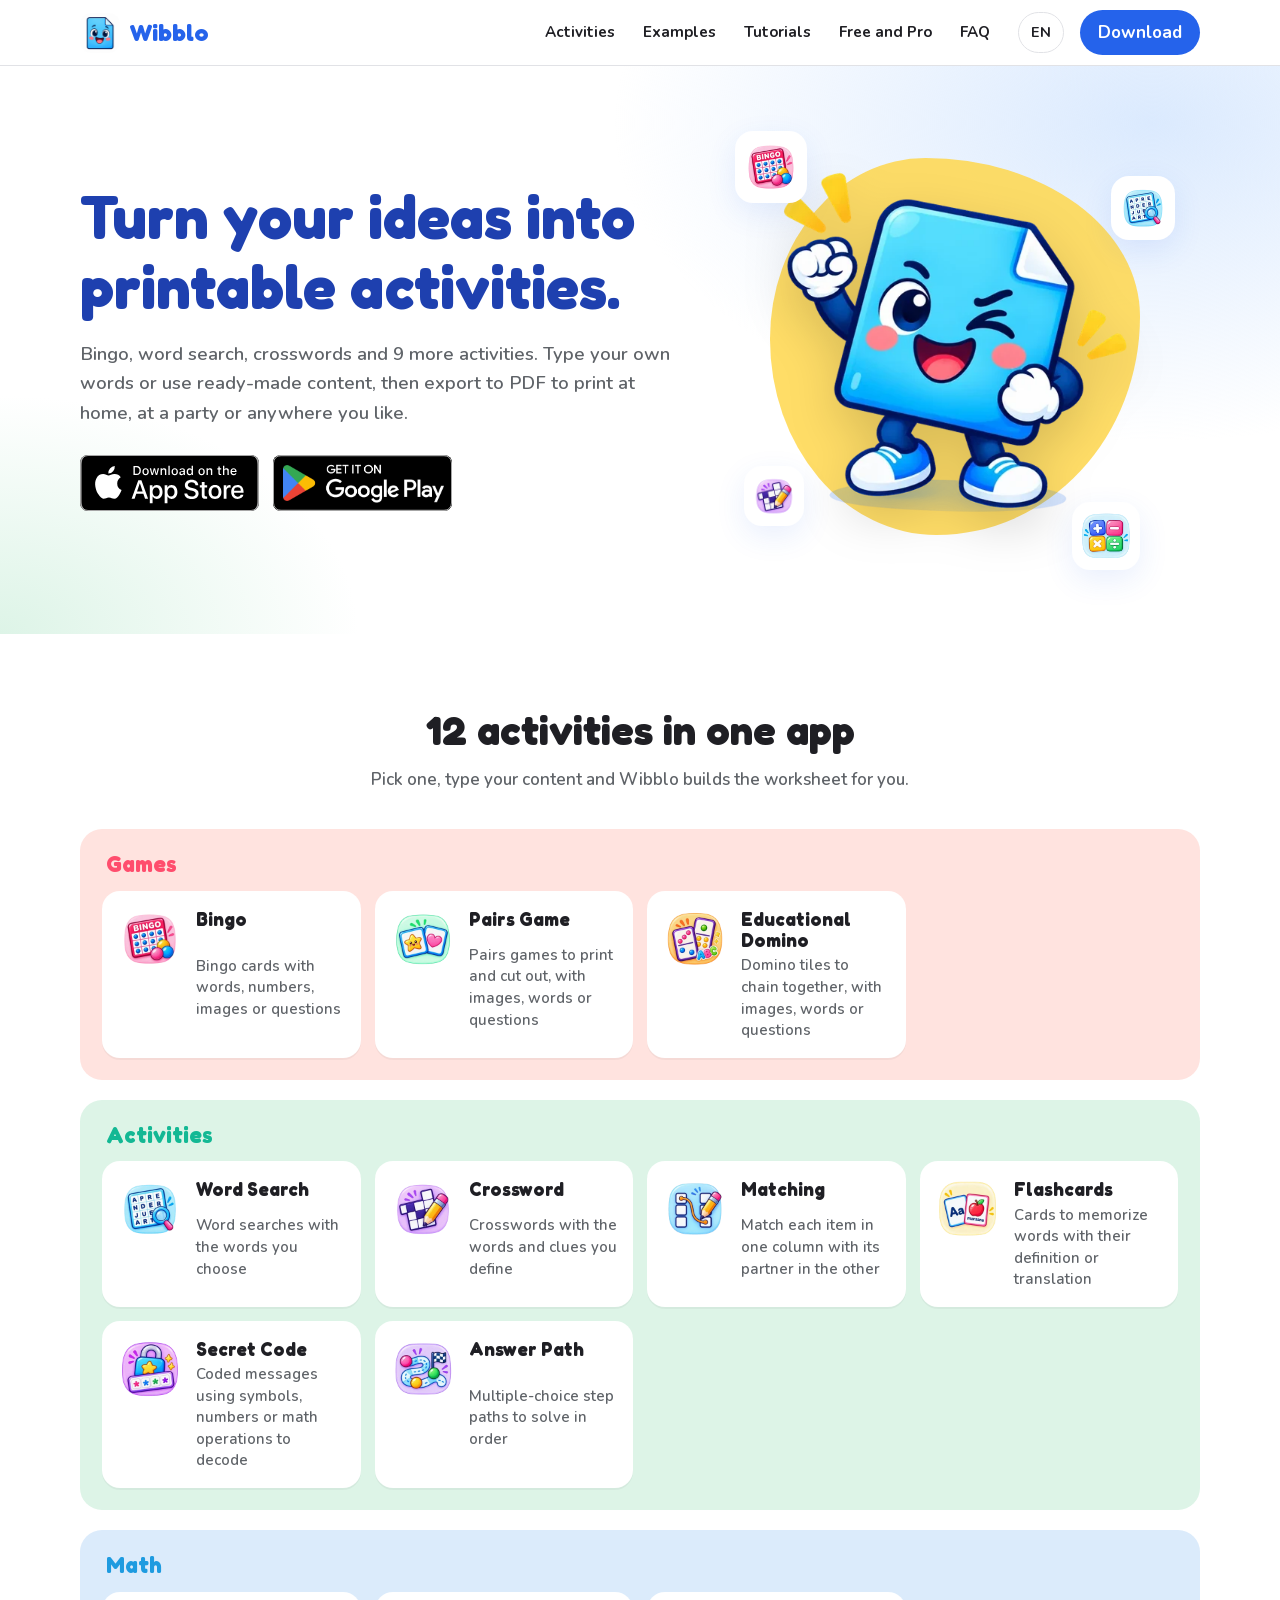
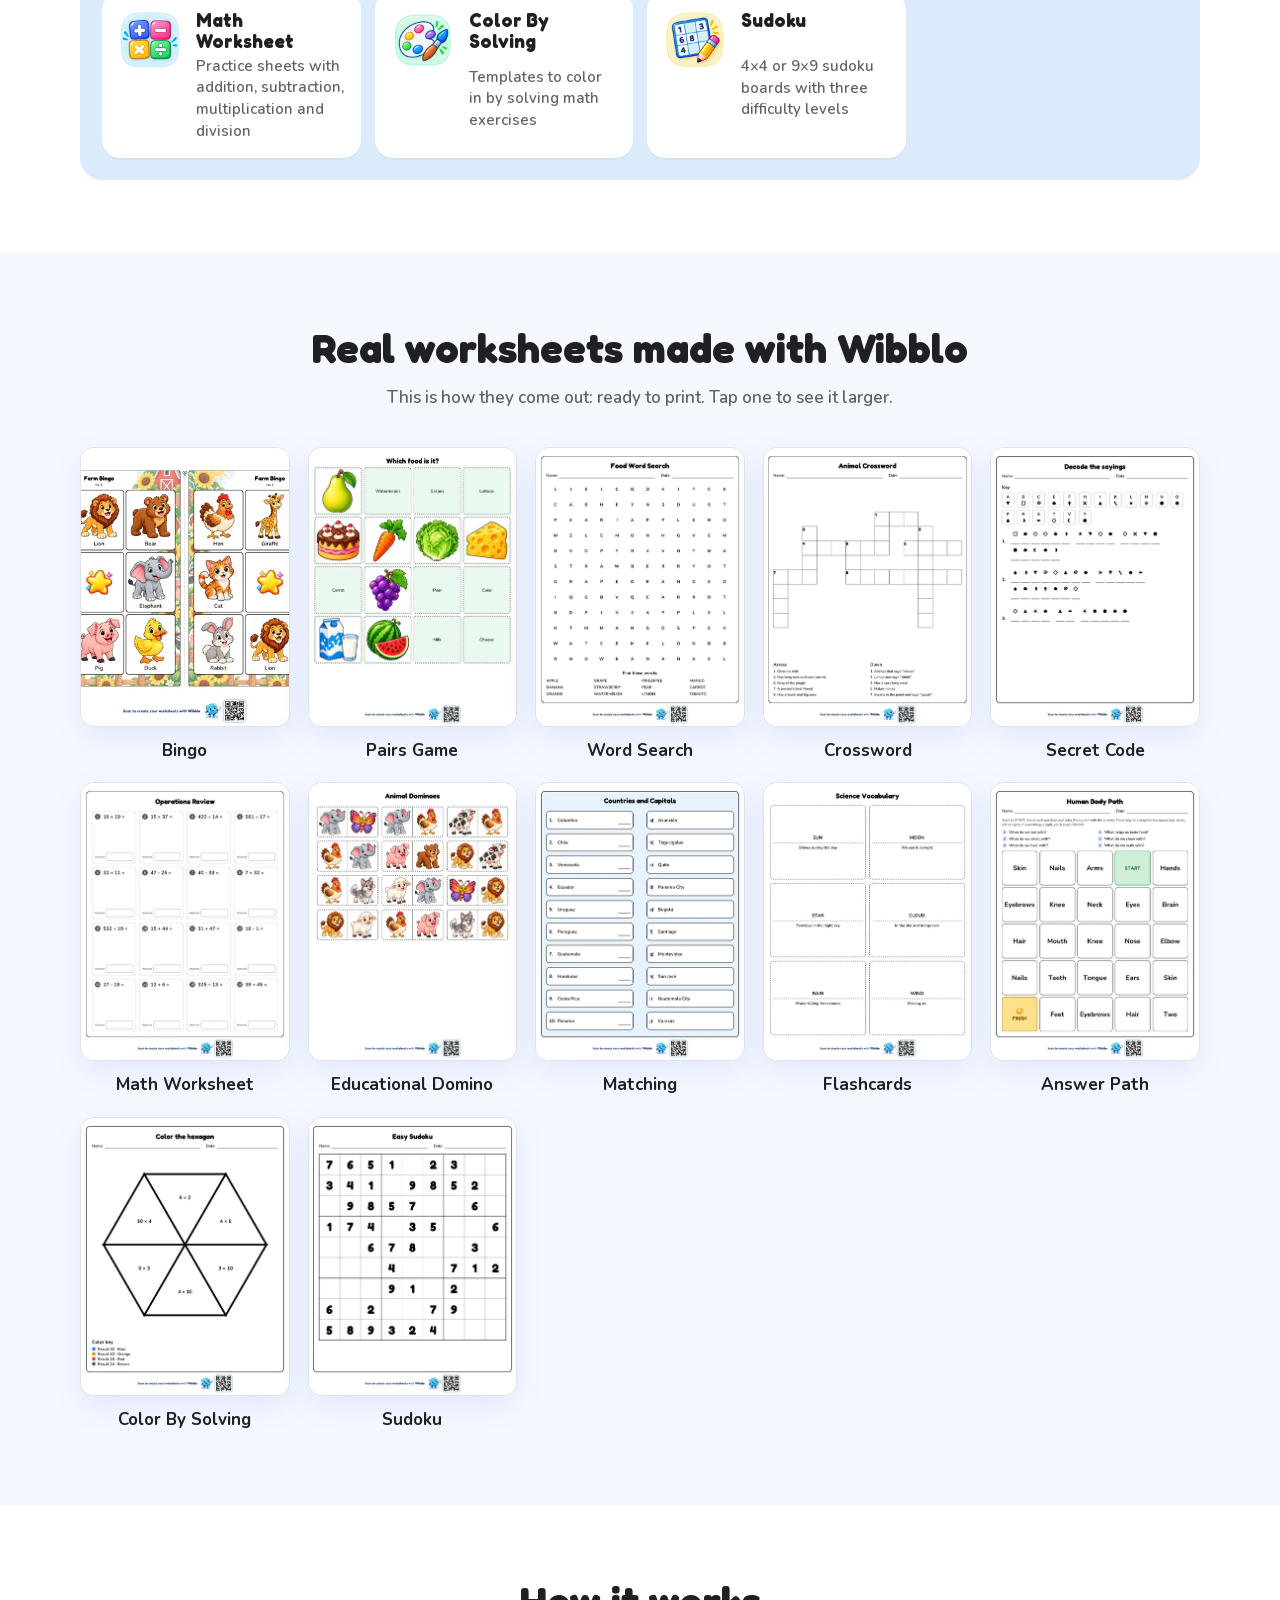
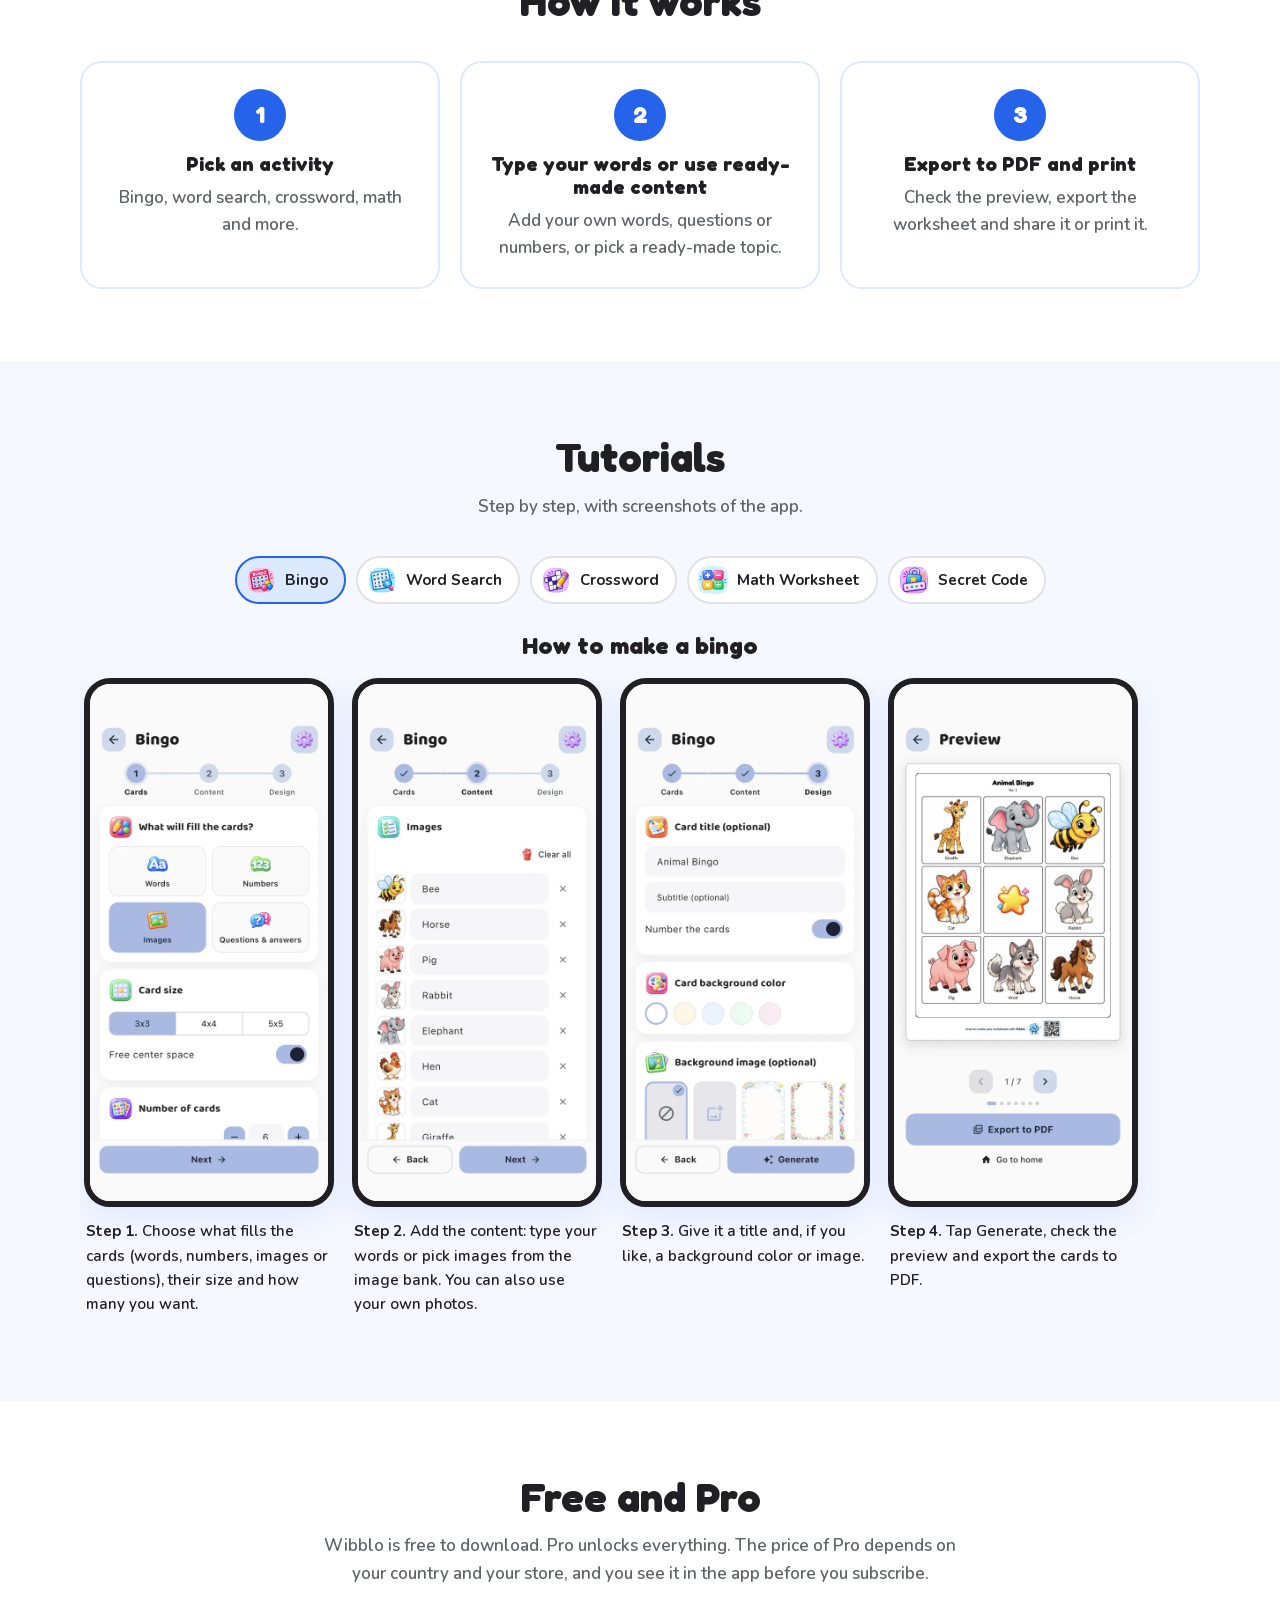
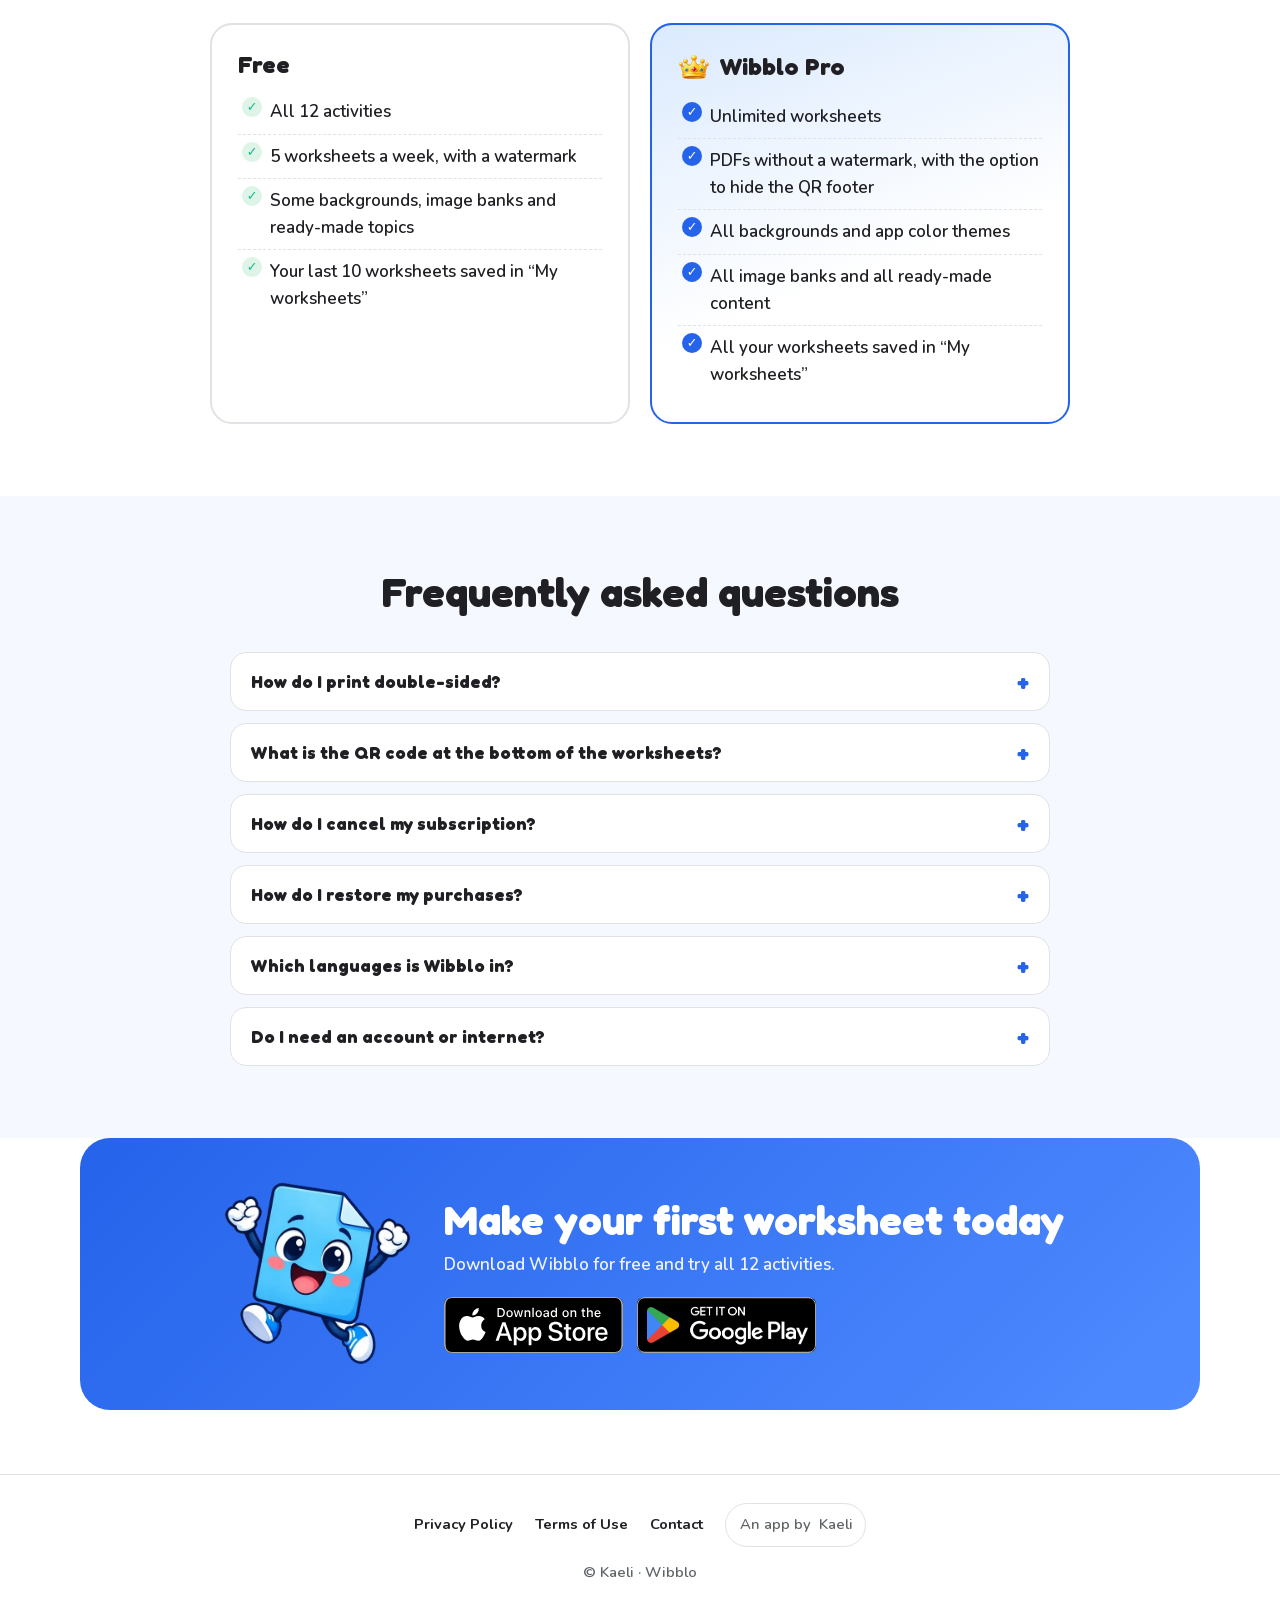
<file: en/index.html>
<!doctype html>
<html lang="en">
<head>
<meta charset="utf-8">
<meta name="viewport" content="width=device-width, initial-scale=1">
<title>Wibblo: printable worksheets and activities</title>
<meta name="description" content="Make bingo cards, word searches, crosswords and 9 more activities with your own words or ready-made content, and export them to PDF to print at home.">
<link rel="canonical" href="https://wibblo.kaeliapps.com/en/">
<link rel="alternate" hreflang="es" href="https://wibblo.kaeliapps.com/">
<link rel="alternate" hreflang="en" href="https://wibblo.kaeliapps.com/en/">
<link rel="alternate" hreflang="fr" href="https://wibblo.kaeliapps.com/fr/">
<link rel="alternate" hreflang="pt" href="https://wibblo.kaeliapps.com/pt/">
<link rel="alternate" hreflang="x-default" href="https://wibblo.kaeliapps.com/">
<link rel="icon" href="../icon.png">
<meta name="theme-color" content="#2563EB">
<meta property="og:type" content="website">
<meta property="og:site_name" content="Wibblo">
<meta property="og:title" content="Wibblo: printable worksheets and activities">
<meta property="og:description" content="Make bingo cards, word searches, crosswords and 9 more activities with your own words or ready-made content, and export them to PDF to print at home.">
<meta property="og:url" content="https://wibblo.kaeliapps.com/en/">
<meta property="og:image" content="https://wibblo.kaeliapps.com/og-wibblo.png">
<meta property="og:image:alt" content="Wibblo">
<meta property="og:image:width" content="1200">
<meta property="og:image:height" content="630">
<meta name="twitter:card" content="summary_large_image">
<meta name="twitter:image" content="https://wibblo.kaeliapps.com/og-wibblo.png">
<link rel="preload" href="../fonts/Fredoka-Bold.woff2" as="font" type="font/woff2" crossorigin>
<link rel="stylesheet" href="../estilos.css">
<script src="../ajustes.js"></script>
<script>
  // Teléfono: resaltar la tienda que corresponde. Raíz en español: llevar a su idioma
  // a quien tiene el teléfono en inglés, francés o portugués (salvo que haya elegido idioma).
  (function () {
    var h = document.documentElement, ua = navigator.userAgent || '';
    if (/Android/i.test(ua)) h.className += ' android';
    else if (/iPhone|iPad|iPod/i.test(ua) || (navigator.platform === 'MacIntel' && navigator.maxTouchPoints > 1)) h.className += ' ios';
    
  })();
</script>
<script src="../sitio.js" defer></script>
</head>
<body>
<a class="skip" href="#main">Wibblo</a>
<header class="top">
  <a class="brand" href="../en/"><img src="../icon.png" width="40" height="40" alt=""><span>Wibblo</span></a>
  <nav class="menu" aria-label="Wibblo">
    <a href="#activities">Activities</a>
    <a href="#examples">Examples</a>
    <a href="#tutorials">Tutorials</a>
    <a href="#plans">Free and Pro</a>
    <a href="#faq">FAQ</a>
  </nav>
  <details class="langs">
    <summary aria-label="Language">EN</summary>
    <div><a href="../" data-lang="es" lang="es">Español</a><a href="../en/" data-lang="en" lang="en" aria-current="page">English</a><a href="../fr/" data-lang="fr" lang="fr">Français</a><a href="../pt/" data-lang="pt" lang="pt">Português</a></div>
  </details>
  <a class="get" href="#download">Download</a>
</header>

<main id="main">
  <section class="hero" id="download">
    <div class="hero-text">
      <h1>Turn your ideas into printable activities.</h1>
      <p class="lead">Bingo, word search, crosswords and 9 more activities. Type your own words or use ready-made content, then export to PDF to print at home, at a party or anywhere you like.</p>
      <div class="stores">
        <a class="store appstore" href="https://apps.apple.com/app/id6819557562"><span class="yours">Your store</span><img src="../badges/app-store-en.svg" width="168" height="56" alt="Download on the App Store"></a>
        <a class="store play" href="https://play.google.com/store/apps/details?id=com.kaeli.wibblo"><span class="yours">Your store</span><img src="../badges/google-play-en.png" width="188" height="56" alt="Get it on Google Play"></a>
        <span class="store play-soon">Coming soon to Google Play</span>
      </div>
    </div>
    <div class="hero-art" aria-hidden="false">
      <div class="blob"></div>
      <img class="mascot" src="../img/mascota/cheer.webp" width="420" height="420" alt="Wibblo, the app&#x27;s mascot, waving">
      <img class="float f1" src="../img/generadores/bingo.webp" width="72" height="72" alt="">
      <img class="float f2" src="../img/generadores/wordsearch.webp" width="64" height="64" alt="">
      <img class="float f3" src="../img/generadores/crossword.webp" width="60" height="60" alt="">
      <img class="float f4" src="../img/generadores/math.webp" width="68" height="68" alt="">
    </div>
  </section>

  <section class="band" id="activities">
    <h2>12 activities in one app</h2>
    <p class="intro">Pick one, type your content and Wibblo builds the worksheet for you.</p>
    <div class="cats"><div class="cat cat-games">
        <h3>Games</h3>
        <ul class="gens"><li class="gen">
            <img src="../img/generadores/bingo.webp" width="72" height="72" alt="" loading="lazy">
            <h4>Bingo</h4>
            <p>Bingo cards with words, numbers, images or questions</p>
          </li><li class="gen">
            <img src="../img/generadores/pairs.webp" width="72" height="72" alt="" loading="lazy">
            <h4>Pairs Game</h4>
            <p>Pairs games to print and cut out, with images, words or questions</p>
          </li><li class="gen">
            <img src="../img/generadores/domino.webp" width="72" height="72" alt="" loading="lazy">
            <h4>Educational Domino</h4>
            <p>Domino tiles to chain together, with images, words or questions</p>
          </li></ul>
      </div><div class="cat cat-activities">
        <h3>Activities</h3>
        <ul class="gens"><li class="gen">
            <img src="../img/generadores/wordsearch.webp" width="72" height="72" alt="" loading="lazy">
            <h4>Word Search</h4>
            <p>Word searches with the words you choose</p>
          </li><li class="gen">
            <img src="../img/generadores/crossword.webp" width="72" height="72" alt="" loading="lazy">
            <h4>Crossword</h4>
            <p>Crosswords with the words and clues you define</p>
          </li><li class="gen">
            <img src="../img/generadores/matching.webp" width="72" height="72" alt="" loading="lazy">
            <h4>Matching</h4>
            <p>Match each item in one column with its partner in the other</p>
          </li><li class="gen">
            <img src="../img/generadores/flashcards.webp" width="72" height="72" alt="" loading="lazy">
            <h4>Flashcards</h4>
            <p>Cards to memorize words with their definition or translation</p>
          </li><li class="gen">
            <img src="../img/generadores/secretcode.webp" width="72" height="72" alt="" loading="lazy">
            <h4>Secret Code</h4>
            <p>Coded messages using symbols, numbers or math operations to decode</p>
          </li><li class="gen">
            <img src="../img/generadores/answerpath.webp" width="72" height="72" alt="" loading="lazy">
            <h4>Answer Path</h4>
            <p>Multiple-choice step paths to solve in order</p>
          </li></ul>
      </div><div class="cat cat-math">
        <h3>Math</h3>
        <ul class="gens"><li class="gen">
            <img src="../img/generadores/math.webp" width="72" height="72" alt="" loading="lazy">
            <h4>Math Worksheet</h4>
            <p>Practice sheets with addition, subtraction, multiplication and division</p>
          </li><li class="gen">
            <img src="../img/generadores/colorsolve.webp" width="72" height="72" alt="" loading="lazy">
            <h4>Color By Solving</h4>
            <p>Templates to color in by solving math exercises</p>
          </li><li class="gen">
            <img src="../img/generadores/sudoku.webp" width="72" height="72" alt="" loading="lazy">
            <h4>Sudoku</h4>
            <p>4×4 or 9×9 sudoku boards with three difficulty levels</p>
          </li></ul>
      </div></div>
  </section>

  <section class="band alt" id="examples">
    <h2>Real worksheets made with Wibblo</h2>
    <p class="intro">This is how they come out: ready to print. Tap one to see it larger.</p>
    
    <ul class="gallery"><li><a class="sample" href="../img/ejemplos/en/bingo.webp" data-title="Bingo">
          <img src="../img/ejemplos/en/bingo-mini.webp" alt="Bingo" loading="lazy">
          <span>Bingo</span>
        </a></li><li><a class="sample" href="../img/ejemplos/en/pairs.webp" data-title="Pairs Game">
          <img src="../img/ejemplos/en/pairs-mini.webp" alt="Pairs Game" loading="lazy">
          <span>Pairs Game</span>
        </a></li><li><a class="sample" href="../img/ejemplos/en/wordsearch.webp" data-title="Word Search">
          <img src="../img/ejemplos/en/wordsearch-mini.webp" alt="Word Search" loading="lazy">
          <span>Word Search</span>
        </a></li><li><a class="sample" href="../img/ejemplos/en/crossword.webp" data-title="Crossword">
          <img src="../img/ejemplos/en/crossword-mini.webp" alt="Crossword" loading="lazy">
          <span>Crossword</span>
        </a></li><li><a class="sample" href="../img/ejemplos/en/secretcode.webp" data-title="Secret Code">
          <img src="../img/ejemplos/en/secretcode-mini.webp" alt="Secret Code" loading="lazy">
          <span>Secret Code</span>
        </a></li><li><a class="sample" href="../img/ejemplos/en/math.webp" data-title="Math Worksheet">
          <img src="../img/ejemplos/en/math-mini.webp" alt="Math Worksheet" loading="lazy">
          <span>Math Worksheet</span>
        </a></li><li><a class="sample" href="../img/ejemplos/en/domino.webp" data-title="Educational Domino">
          <img src="../img/ejemplos/en/domino-mini.webp" alt="Educational Domino" loading="lazy">
          <span>Educational Domino</span>
        </a></li><li><a class="sample" href="../img/ejemplos/en/matching.webp" data-title="Matching">
          <img src="../img/ejemplos/en/matching-mini.webp" alt="Matching" loading="lazy">
          <span>Matching</span>
        </a></li><li><a class="sample" href="../img/ejemplos/en/flashcards.webp" data-title="Flashcards">
          <img src="../img/ejemplos/en/flashcards-mini.webp" alt="Flashcards" loading="lazy">
          <span>Flashcards</span>
        </a></li><li><a class="sample" href="../img/ejemplos/en/answerpath.webp" data-title="Answer Path">
          <img src="../img/ejemplos/en/answerpath-mini.webp" alt="Answer Path" loading="lazy">
          <span>Answer Path</span>
        </a></li><li><a class="sample" href="../img/ejemplos/en/colorsolve.webp" data-title="Color By Solving">
          <img src="../img/ejemplos/en/colorsolve-mini.webp" alt="Color By Solving" loading="lazy">
          <span>Color By Solving</span>
        </a></li><li><a class="sample" href="../img/ejemplos/en/sudoku.webp" data-title="Sudoku">
          <img src="../img/ejemplos/en/sudoku-mini.webp" alt="Sudoku" loading="lazy">
          <span>Sudoku</span>
        </a></li></ul>
  </section>

  <section class="band" id="how">
    <h2>How it works</h2>
    <ol class="how"><li><span class="num">1</span><h3>Pick an activity</h3><p>Bingo, word search, crossword, math and more.</p></li><li><span class="num">2</span><h3>Type your words or use ready-made content</h3><p>Add your own words, questions or numbers, or pick a ready-made topic.</p></li><li><span class="num">3</span><h3>Export to PDF and print</h3><p>Check the preview, export the worksheet and share it or print it.</p></li></ol>
  </section>

  <section class="band alt" id="tutorials">
    <h2>Tutorials</h2>
    <p class="intro">Step by step, with screenshots of the app.</p>
    <div class="tabs" role="tablist"><button role="tab" id="tab-bingo" aria-controls="tut-bingo" aria-selected="true" data-tab="bingo"><img src="../img/generadores/bingo.webp" width="32" height="32" alt=""><span>Bingo</span></button><button role="tab" id="tab-wordsearch" aria-controls="tut-wordsearch" aria-selected="false" data-tab="wordsearch"><img src="../img/generadores/wordsearch.webp" width="32" height="32" alt=""><span>Word Search</span></button><button role="tab" id="tab-crossword" aria-controls="tut-crossword" aria-selected="false" data-tab="crossword"><img src="../img/generadores/crossword.webp" width="32" height="32" alt=""><span>Crossword</span></button><button role="tab" id="tab-math" aria-controls="tut-math" aria-selected="false" data-tab="math"><img src="../img/generadores/math.webp" width="32" height="32" alt=""><span>Math Worksheet</span></button><button role="tab" id="tab-secretcode" aria-controls="tut-secretcode" aria-selected="false" data-tab="secretcode"><img src="../img/generadores/secretcode.webp" width="32" height="32" alt=""><span>Secret Code</span></button></div>
    <section class="tut" role="tabpanel" id="tut-bingo" aria-labelledby="tab-bingo" data-tutorial="bingo">
          <h3>How to make a bingo</h3>
          <div class="video-slot" hidden></div>
          <details class="guide" open>
            <summary>See the steps with screenshots</summary>
            <ol class="steps"><li class="step">
              <img src="../tutoriales/capturas/en/bingo-1.webp" width="360" height="783" alt="Step 1" loading="lazy">
              <p><b>Step 1.</b> Choose what fills the cards (words, numbers, images or questions), their size and how many you want.</p>
            </li><li class="step">
              <img src="../tutoriales/capturas/en/bingo-2.webp" width="360" height="783" alt="Step 2" loading="lazy">
              <p><b>Step 2.</b> Add the content: type your words or pick images from the image bank. You can also use your own photos.</p>
            </li><li class="step">
              <img src="../tutoriales/capturas/en/bingo-3.webp" width="360" height="783" alt="Step 3" loading="lazy">
              <p><b>Step 3.</b> Give it a title and, if you like, a background color or image.</p>
            </li><li class="step">
              <img src="../tutoriales/capturas/en/bingo-4.webp" width="360" height="783" alt="Step 4" loading="lazy">
              <p><b>Step 4.</b> Tap Generate, check the preview and export the cards to PDF.</p>
            </li></ol>
          </details>
        </section><section class="tut" role="tabpanel" id="tut-wordsearch" aria-labelledby="tab-wordsearch" data-tutorial="wordsearch">
          <h3>How to make a word search</h3>
          <div class="video-slot" hidden></div>
          <details class="guide" open>
            <summary>See the steps with screenshots</summary>
            <ol class="steps"><li class="step">
              <img src="../tutoriales/capturas/en/sopa-1.webp" width="360" height="783" alt="Step 1" loading="lazy">
              <p><b>Step 1.</b> Type the words to find or tap “Use ready-made content”. You can group them under a question or category.</p>
            </li><li class="step">
              <img src="../tutoriales/capturas/en/sopa-2.webp" width="360" height="783" alt="Step 2" loading="lazy">
              <p><b>Step 2.</b> Choose the grid size and whether words can go diagonally or backwards.</p>
            </li><li class="step">
              <img src="../tutoriales/capturas/en/sopa-3.webp" width="360" height="783" alt="Step 3" loading="lazy">
              <p><b>Step 3.</b> Give it a title and a color, and decide whether to include the answer key.</p>
            </li><li class="step">
              <img src="../tutoriales/capturas/en/sopa-4.webp" width="360" height="783" alt="Step 4" loading="lazy">
              <p><b>Step 4.</b> Tap Generate, check the preview and export to PDF.</p>
            </li></ol>
          </details>
        </section><section class="tut" role="tabpanel" id="tut-crossword" aria-labelledby="tab-crossword" data-tutorial="crossword">
          <h3>How to make a crossword</h3>
          <div class="video-slot" hidden></div>
          <details class="guide" open>
            <summary>See the steps with screenshots</summary>
            <ol class="steps"><li class="step">
              <img src="../tutoriales/capturas/en/crucigrama-1.webp" width="360" height="783" alt="Step 1" loading="lazy">
              <p><b>Step 1.</b> Type each word with its clue, or tap “Use ready-made content”.</p>
            </li><li class="step">
              <img src="../tutoriales/capturas/en/crucigrama-2.webp" width="360" height="783" alt="Step 2" loading="lazy">
              <p><b>Step 2.</b> Give it a title and a color, and decide whether to include the answer key.</p>
            </li><li class="step">
              <img src="../tutoriales/capturas/en/crucigrama-3.webp" width="360" height="783" alt="Step 3" loading="lazy">
              <p><b>Step 3.</b> Tap Generate: Wibblo crosses the words for you. Check the preview and export to PDF.</p>
            </li></ol>
          </details>
        </section><section class="tut" role="tabpanel" id="tut-math" aria-labelledby="tab-math" data-tutorial="math">
          <h3>How to make a math worksheet</h3>
          <div class="video-slot" hidden></div>
          <details class="guide" open>
            <summary>See the steps with screenshots</summary>
            <ol class="steps"><li class="step">
              <img src="../tutoriales/capturas/en/matematicas-1.webp" width="360" height="783" alt="Step 1" loading="lazy">
              <p><b>Step 1.</b> Choose the operations, the number range and the rules, for example no negative results.</p>
            </li><li class="step">
              <img src="../tutoriales/capturas/en/matematicas-2.webp" width="360" height="783" alt="Step 2" loading="lazy">
              <p><b>Step 2.</b> Choose the layout (inline or vertical), the number of exercises and of different versions.</p>
            </li><li class="step">
              <img src="../tutoriales/capturas/en/matematicas-3.webp" width="360" height="783" alt="Step 3" loading="lazy">
              <p><b>Step 3.</b> Tap Generate, check the preview and its answer key, and export to PDF.</p>
            </li></ol>
          </details>
        </section><section class="tut" role="tabpanel" id="tut-secretcode" aria-labelledby="tab-secretcode" data-tutorial="secretcode">
          <h3>How to make a secret code</h3>
          <div class="video-slot" hidden></div>
          <details class="guide" open>
            <summary>See the steps with screenshots</summary>
            <ol class="steps"><li class="step">
              <img src="../tutoriales/capturas/en/codigo-1.webp" width="360" height="783" alt="Step 1" loading="lazy">
              <p><b>Step 1.</b> Choose the type of code: symbols, numbers or math operations.</p>
            </li><li class="step">
              <img src="../tutoriales/capturas/en/codigo-2.webp" width="360" height="783" alt="Step 2" loading="lazy">
              <p><b>Step 2.</b> Type the phrases to encode or tap “Use ready-made content” (sayings, for example).</p>
            </li><li class="step">
              <img src="../tutoriales/capturas/en/codigo-3.webp" width="360" height="783" alt="Step 3" loading="lazy">
              <p><b>Step 3.</b> Give it a title and choose how many different codes you want.</p>
            </li><li class="step">
              <img src="../tutoriales/capturas/en/codigo-4.webp" width="360" height="783" alt="Step 4" loading="lazy">
              <p><b>Step 4.</b> Tap Generate, check the preview and export to PDF.</p>
            </li></ol>
          </details>
        </section>
  </section>

  <section class="band" id="plans">
    <h2>Free and Pro</h2>
    <p class="intro">Wibblo is free to download. Pro unlocks everything. The price of Pro depends on your country and your store, and you see it in the app before you subscribe.</p>
    <div class="plans">
      <div class="plan"><h3>Free</h3><ul><li>All 12 activities</li><li>5 worksheets a week, with a watermark</li><li>Some backgrounds, image banks and ready-made topics</li><li>Your last 10 worksheets saved in “My worksheets”</li></ul></div>
      <div class="plan pro"><h3><img src="../img/pro/crown.webp" width="32" height="32" alt="">Wibblo Pro</h3><ul><li>Unlimited worksheets</li><li>PDFs without a watermark, with the option to hide the QR footer</li><li>All backgrounds and app color themes</li><li>All image banks and all ready-made content</li><li>All your worksheets saved in “My worksheets”</li></ul></div>
    </div>
  </section>

  <section class="band alt" id="faq">
    <h2>Frequently asked questions</h2>
    <div class="faq"><details><summary>How do I print double-sided?</summary><p>Some worksheets have a back side: bingo cards with a decorative back, double-sided flashcards and pairs or domino cards with backs. Turn on double-sided printing on your printer. For portrait pages, flip on the long edge; for landscape pages (bingo with 2 cards per page), flip on the short edge. If your printer can&#x27;t print double-sided, print the odd pages first, put the paper back in and then print the even pages.</p></details><details><summary>What is the QR code at the bottom of the worksheets?</summary><p>It leads to this page, so anyone who gets a worksheet knows how it was made and can download Wibblo. With Wibblo Pro you can hide the footer in Settings.</p></details><details><summary>How do I cancel my subscription?</summary><p>On iPhone or iPad: Settings → your name → Subscriptions → Wibblo Pro. On Android: Google Play → your profile → Payments &amp; subscriptions → Subscriptions. You can also get there from the app, on the Wibblo Pro screen → “Manage subscription”. Pro stays active until the end of the period you already paid for.</p></details><details><summary>How do I restore my purchases?</summary><p>Open the Wibblo Pro screen and tap “Restore purchases”, using the same Apple or Google account you bought with. The app also checks automatically every time you open it.</p></details><details><summary>Which languages is Wibblo in?</summary><p>Spanish, English, French and Portuguese. The first time it uses your phone&#x27;s language, and you can change it anytime in Settings. Ready-made content is available in each language too.</p></details><details><summary>Do I need an account or internet?</summary><p>No. Wibblo doesn&#x27;t ask for an account and works offline, except to buy or restore Pro. Your worksheets are saved only on your phone.</p></details></div>
  </section>

  <section class="cta">
    <img src="../img/mascota/celebrating.webp" width="200" height="200" alt="" loading="lazy">
    <div>
      <h2>Make your first worksheet today</h2>
      <p>Download Wibblo for free and try all 12 activities.</p>
      <div class="stores">
        <a class="store appstore" href="https://apps.apple.com/app/id6819557562"><span class="yours">Your store</span><img src="../badges/app-store-en.svg" width="168" height="56" alt="Download on the App Store"></a>
        <a class="store play" href="https://play.google.com/store/apps/details?id=com.kaeli.wibblo"><span class="yours">Your store</span><img src="../badges/google-play-en.png" width="188" height="56" alt="Get it on Google Play"></a>
        <span class="store play-soon">Coming soon to Google Play</span>
      </div>
    </div>
  </section>
</main>

<footer class="foot">
  <nav>
    <a href="../privacidad/#en">Privacy Policy</a>
    <a href="https://www.apple.com/legal/internet-services/itunes/dev/stdeula/">Terms of Use</a>
    <a href="mailto:soporte+wibblo@kaeliapps.com?subject=%5BWibblo%5D%20&amp;body=%0A%0A%0A%E2%80%94%0AWibblo%20web%20%C2%B7%20en">Contact</a>
    <a class="kaeli-link" href="https://kaeliapps.com/"><span>An app by</span><img src="https://kaeliapps.com/kaeli_logo_horizontal.png" alt="Kaeli" height="26" onerror="this.replaceWith(document.createTextNode('Kaeli'))"></a>
  </nav>
  <p>© Kaeli · Wibblo</p>
</footer>

<dialog class="lightbox" aria-label="Real worksheets made with Wibblo">
  <button class="close" type="button" aria-label="Close">×</button>
  <img alt="">
  <p class="caption"></p>
</dialog>
<script id="strings" type="application/json">{"video": "Video", "close": "Close"}</script>
<!-- Cloudflare Web Analytics: cuenta visitas sin cookies ni datos personales --><script defer src='https://static.cloudflareinsights.com/beacon.min.js' data-cf-beacon='{"token": "67a3142fce89416aa6cee8fe54237c55"}'></script>
</body>
</html>
</file>
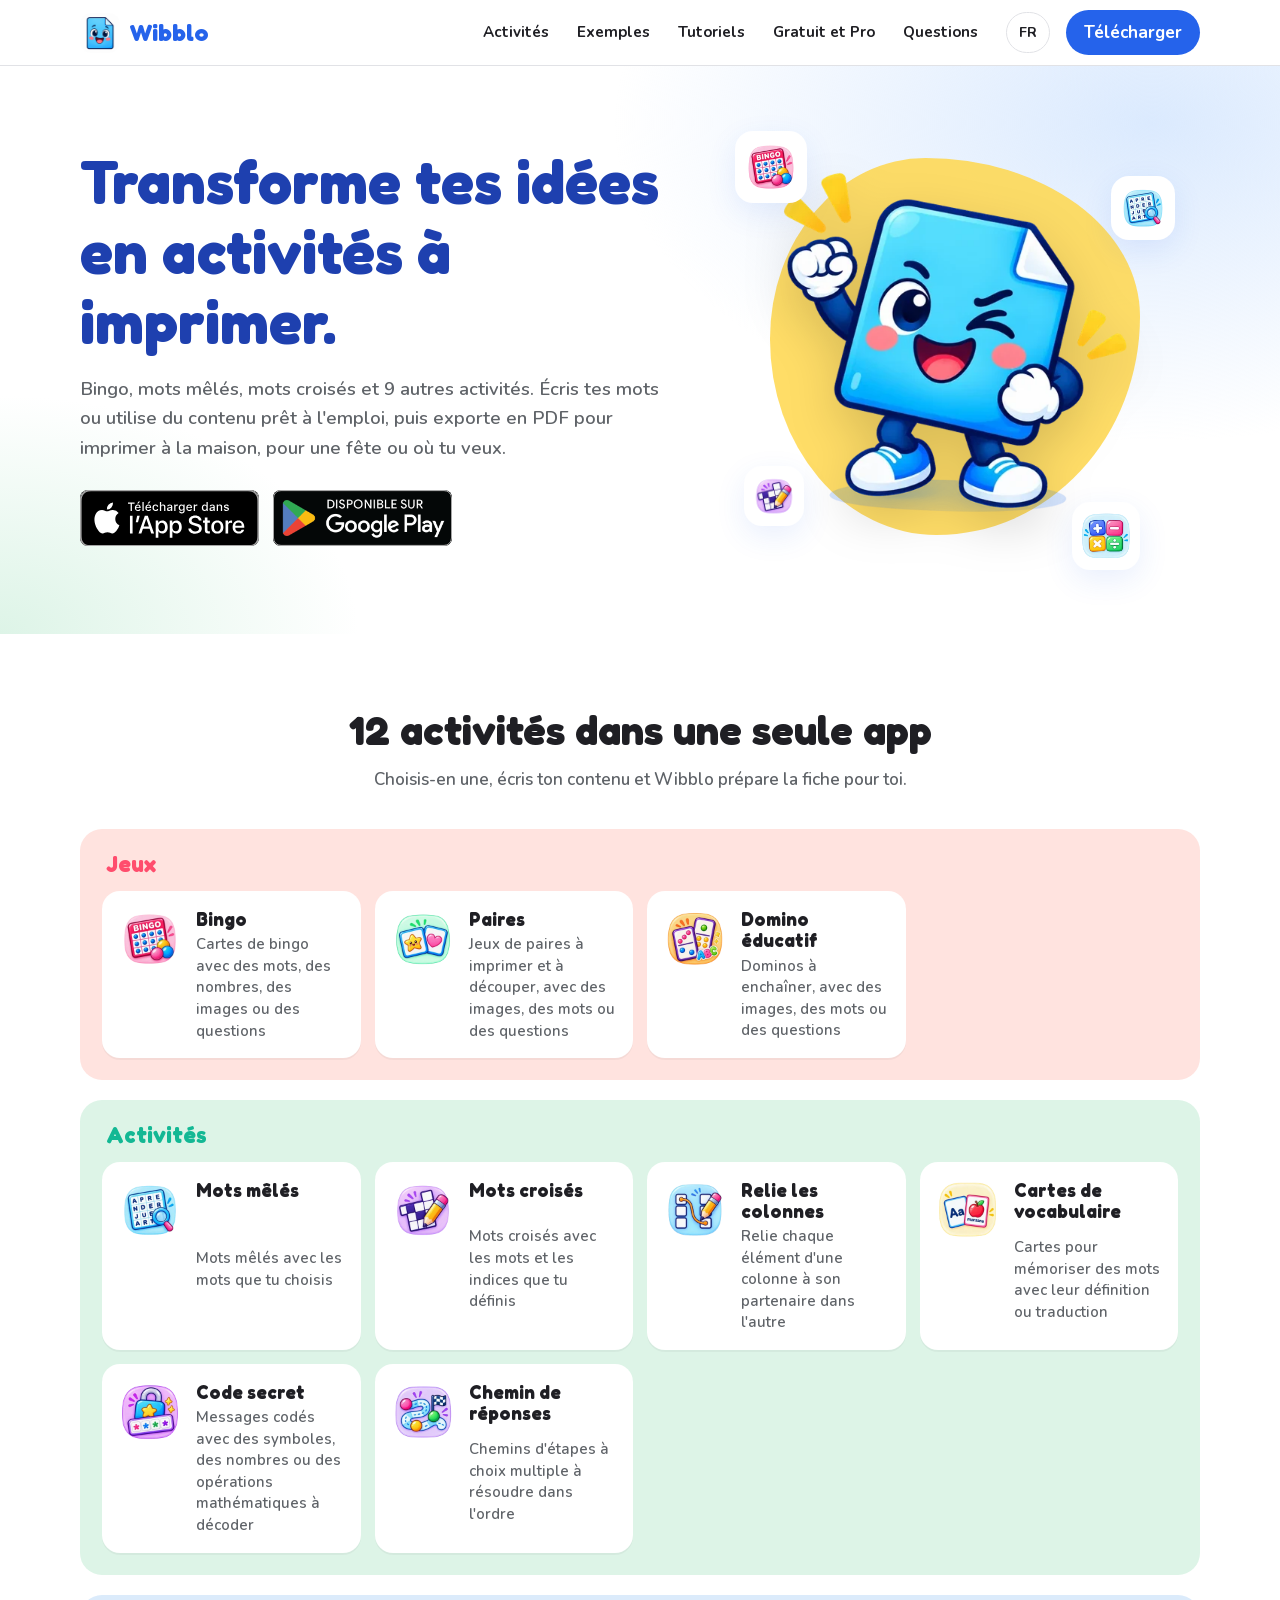
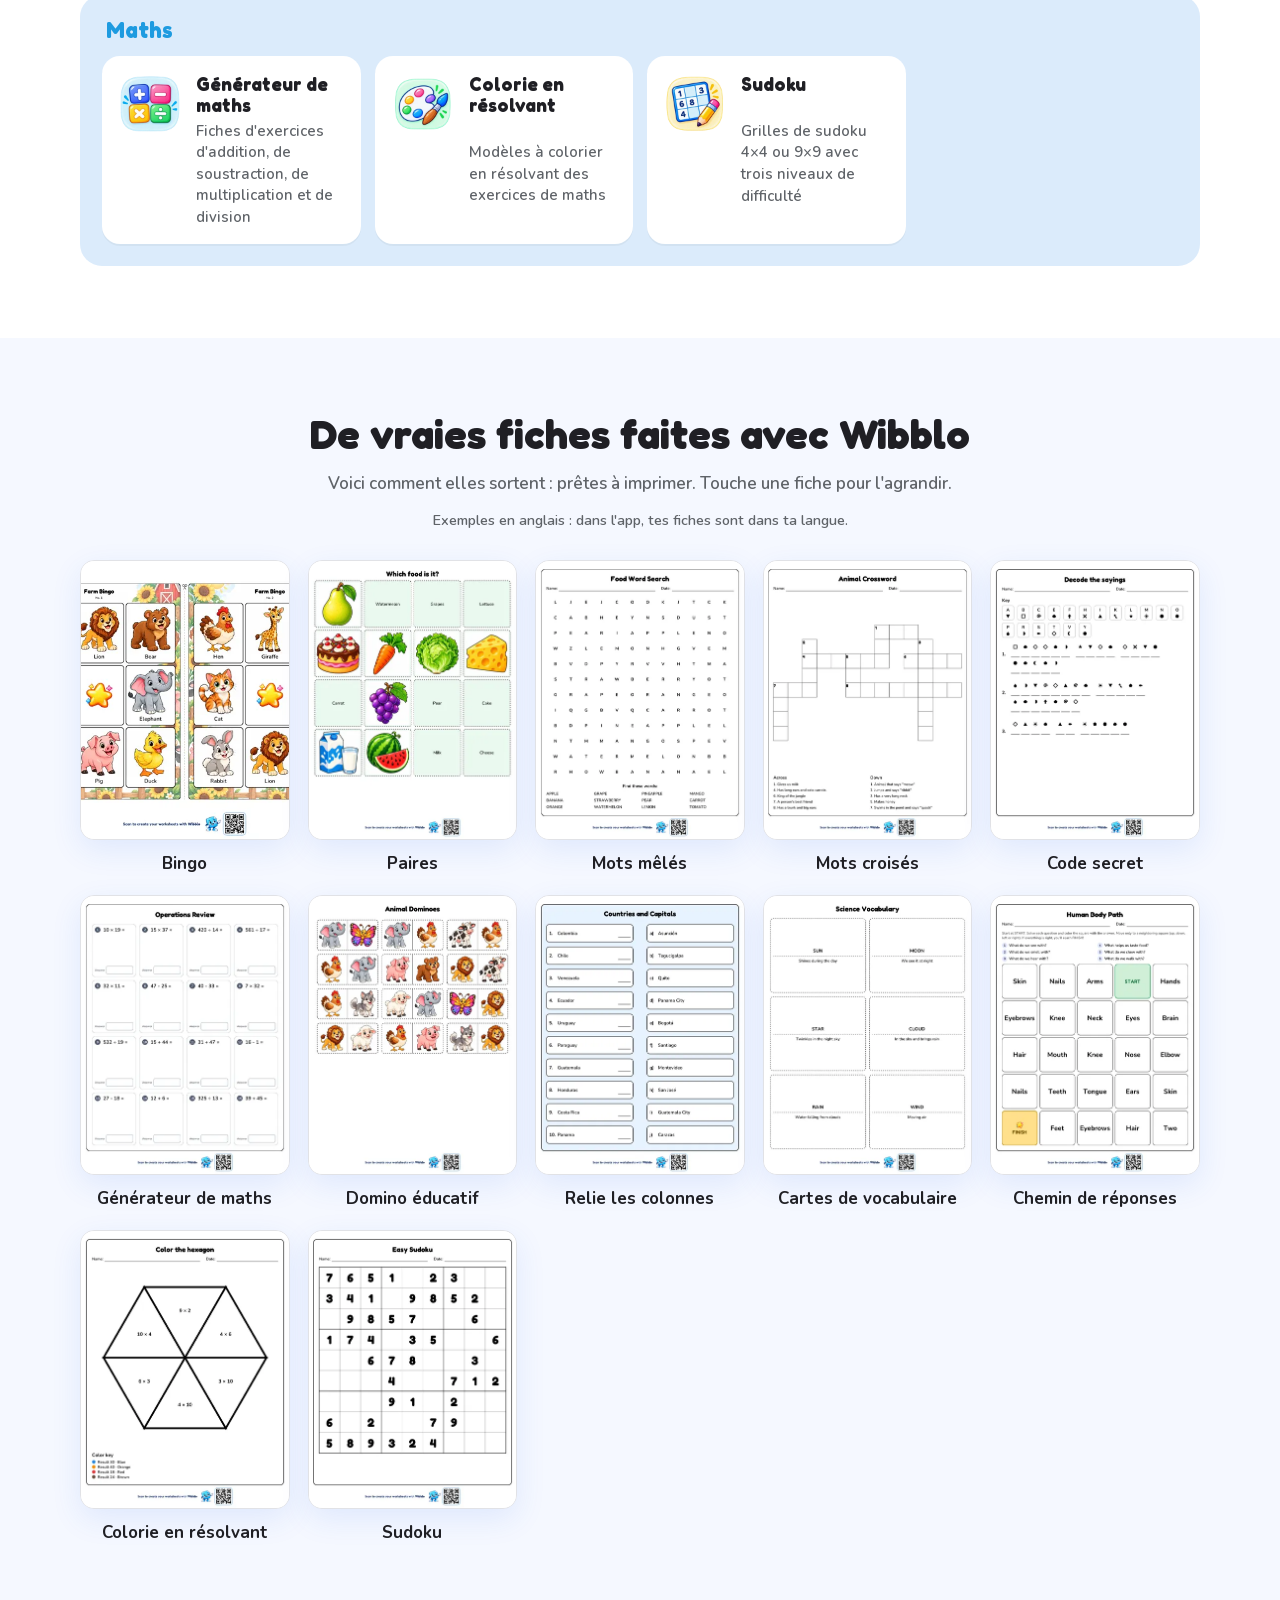
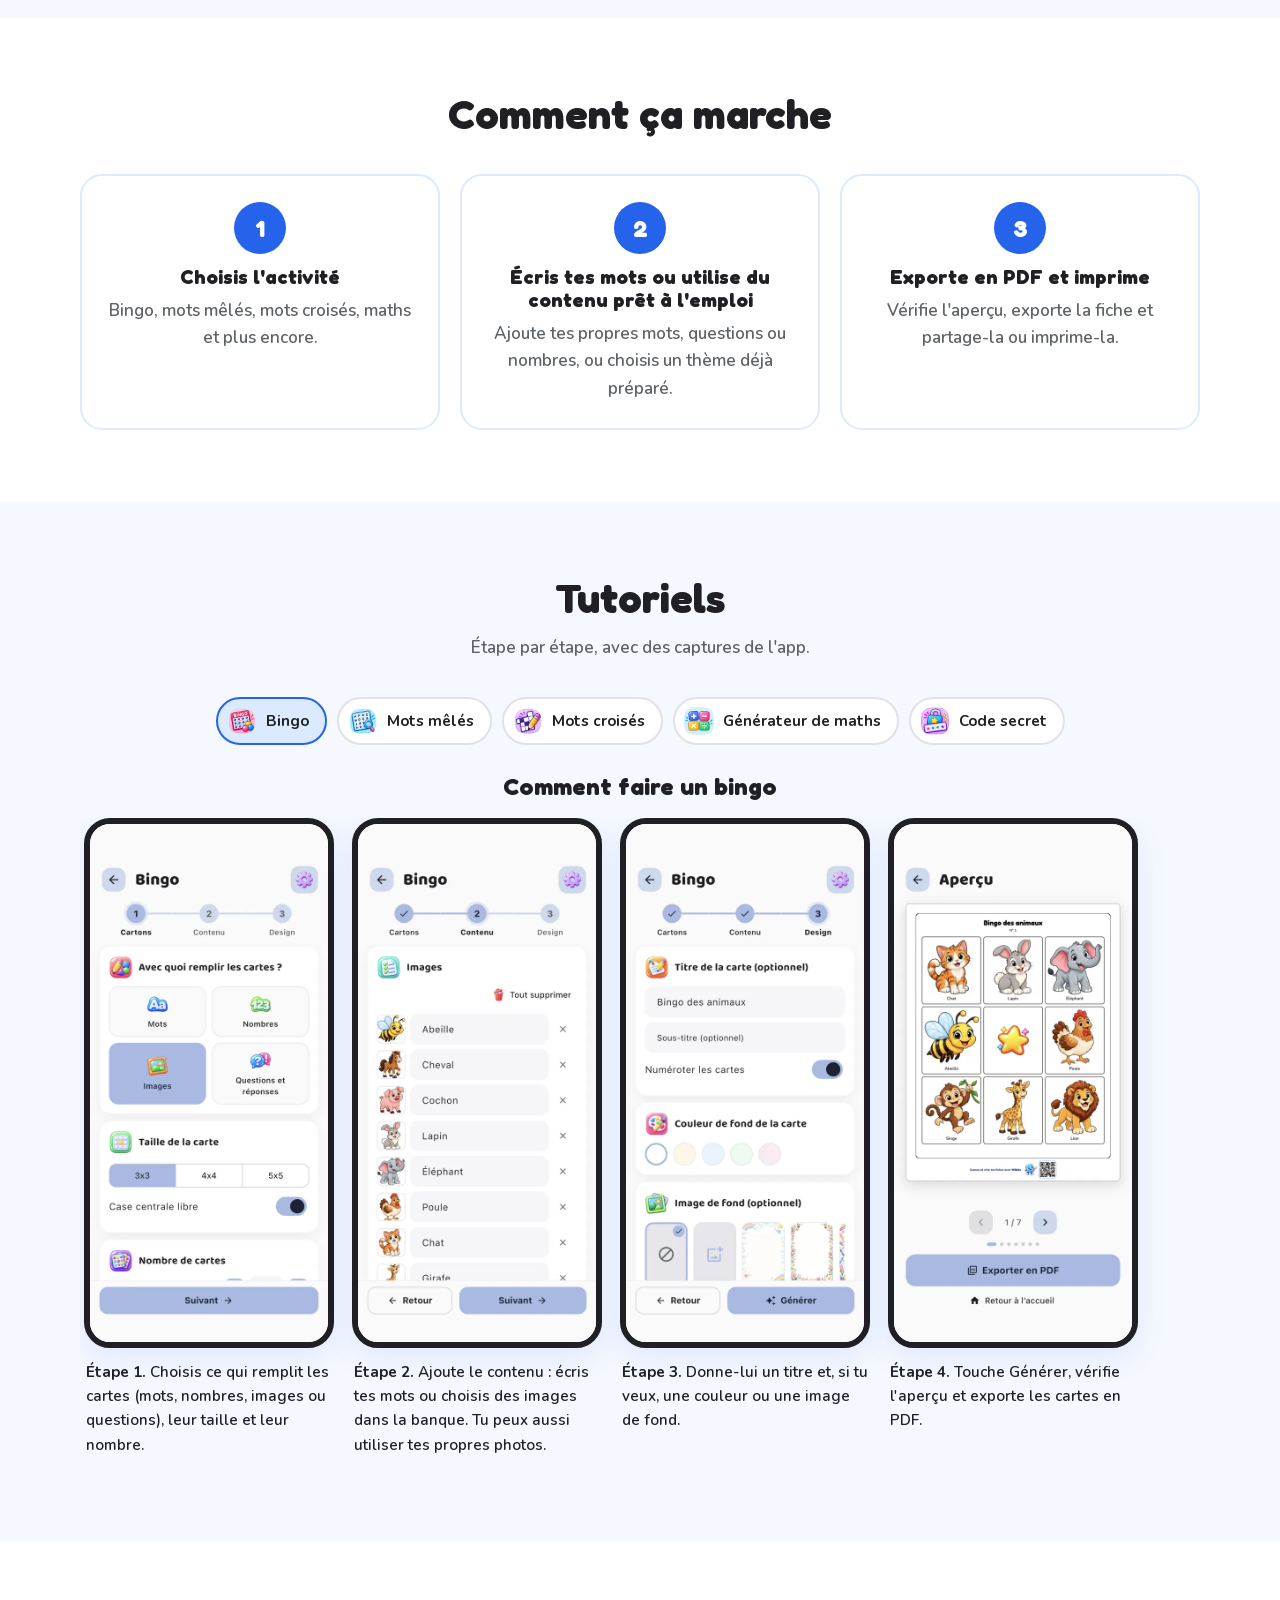
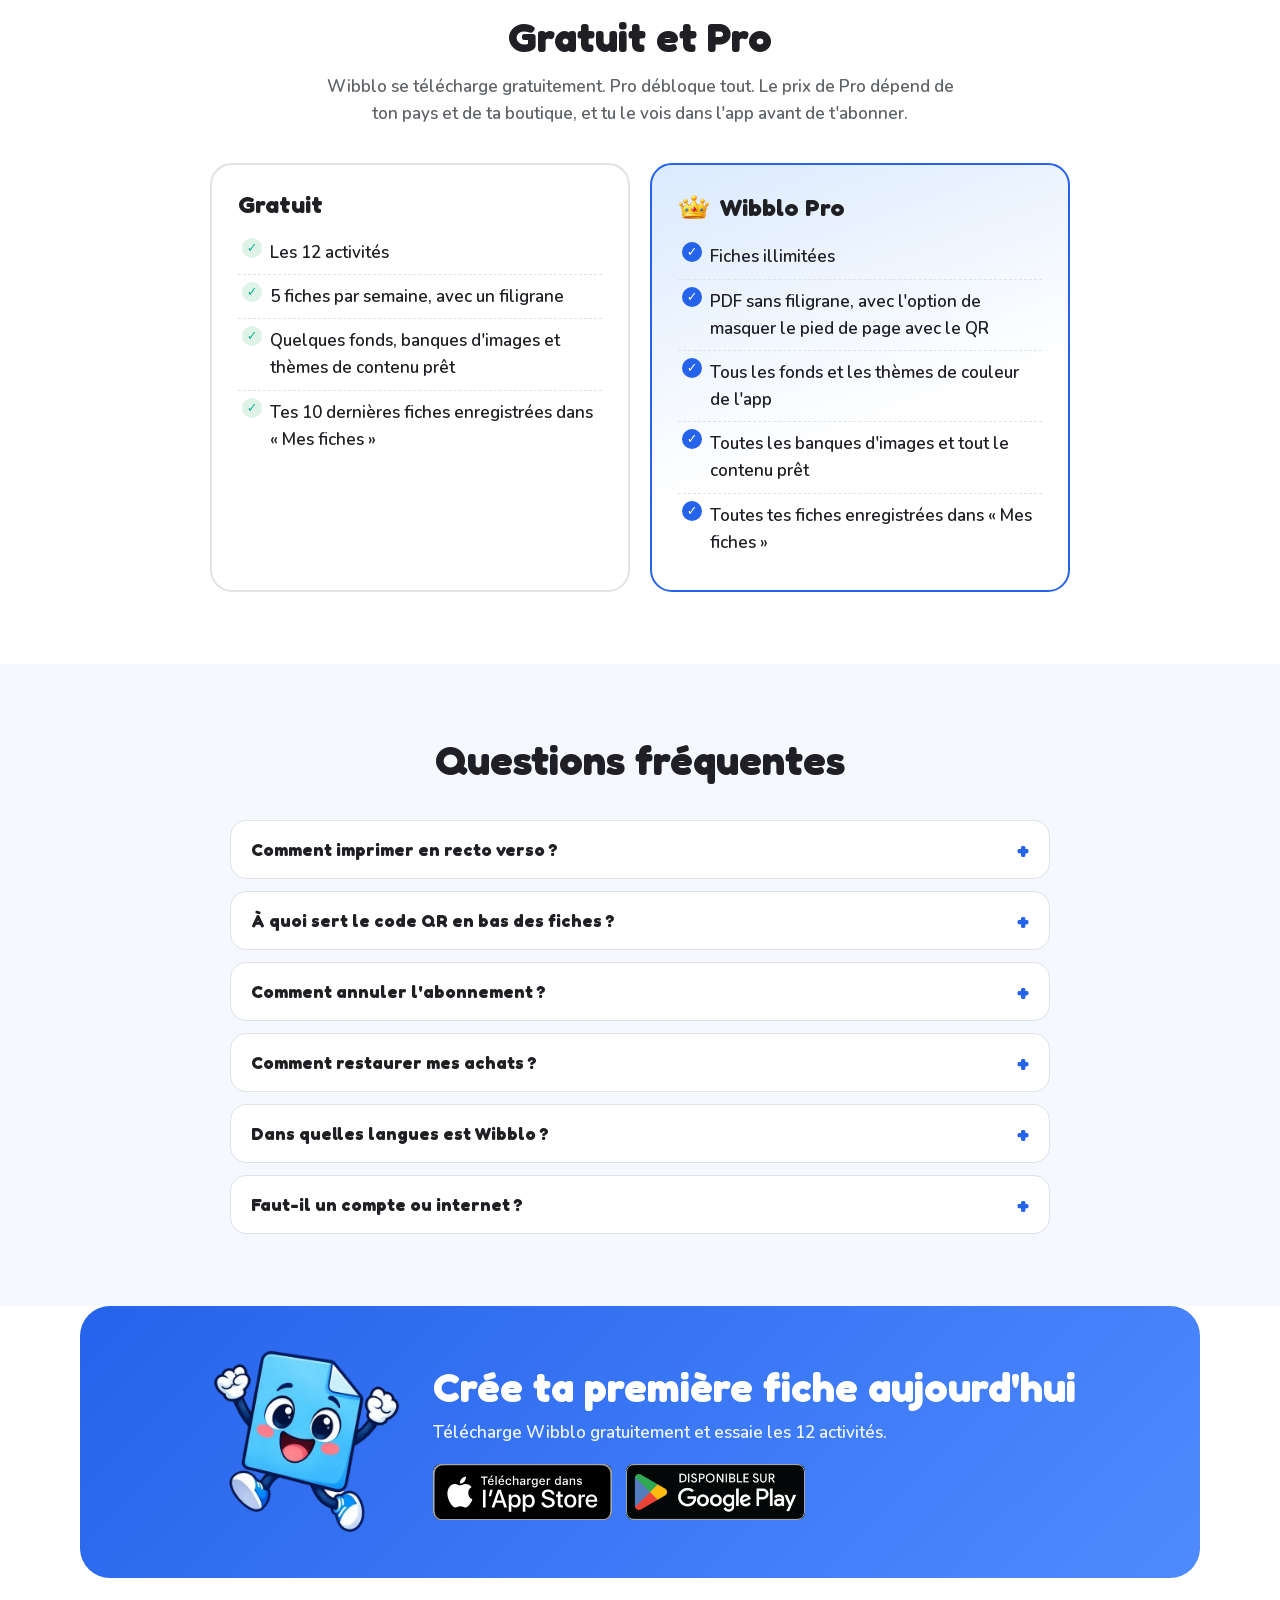
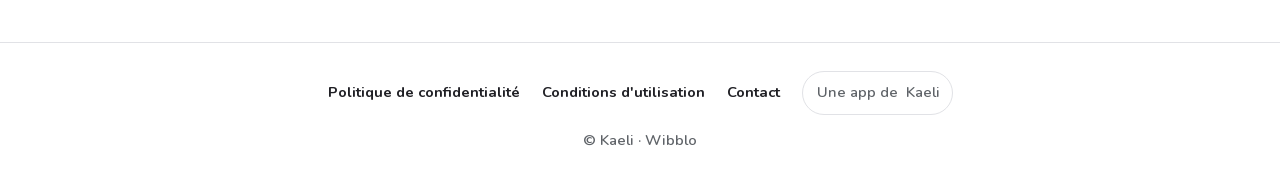
<file: fr/index.html>
<!doctype html>
<html lang="fr">
<head>
<meta charset="utf-8">
<meta name="viewport" content="width=device-width, initial-scale=1">
<title>Wibblo : fiches et activités à imprimer</title>
<meta name="description" content="Crée des bingos, des mots mêlés, des mots croisés et 9 autres activités avec tes propres mots ou du contenu prêt à l&#x27;emploi, puis exporte-les en PDF pour les imprimer à la maison.">
<link rel="canonical" href="https://wibblo.kaeliapps.com/fr/">
<link rel="alternate" hreflang="es" href="https://wibblo.kaeliapps.com/">
<link rel="alternate" hreflang="en" href="https://wibblo.kaeliapps.com/en/">
<link rel="alternate" hreflang="fr" href="https://wibblo.kaeliapps.com/fr/">
<link rel="alternate" hreflang="pt" href="https://wibblo.kaeliapps.com/pt/">
<link rel="alternate" hreflang="x-default" href="https://wibblo.kaeliapps.com/">
<link rel="icon" href="../icon.png">
<meta name="theme-color" content="#2563EB">
<meta property="og:type" content="website">
<meta property="og:site_name" content="Wibblo">
<meta property="og:title" content="Wibblo : fiches et activités à imprimer">
<meta property="og:description" content="Crée des bingos, des mots mêlés, des mots croisés et 9 autres activités avec tes propres mots ou du contenu prêt à l&#x27;emploi, puis exporte-les en PDF pour les imprimer à la maison.">
<meta property="og:url" content="https://wibblo.kaeliapps.com/fr/">
<meta property="og:image" content="https://wibblo.kaeliapps.com/og-wibblo.png">
<meta property="og:image:alt" content="Wibblo">
<meta property="og:image:width" content="1200">
<meta property="og:image:height" content="630">
<meta name="twitter:card" content="summary_large_image">
<meta name="twitter:image" content="https://wibblo.kaeliapps.com/og-wibblo.png">
<link rel="preload" href="../fonts/Fredoka-Bold.woff2" as="font" type="font/woff2" crossorigin>
<link rel="stylesheet" href="../estilos.css">
<script src="../ajustes.js"></script>
<script>
  // Teléfono: resaltar la tienda que corresponde. Raíz en español: llevar a su idioma
  // a quien tiene el teléfono en inglés, francés o portugués (salvo que haya elegido idioma).
  (function () {
    var h = document.documentElement, ua = navigator.userAgent || '';
    if (/Android/i.test(ua)) h.className += ' android';
    else if (/iPhone|iPad|iPod/i.test(ua) || (navigator.platform === 'MacIntel' && navigator.maxTouchPoints > 1)) h.className += ' ios';
    
  })();
</script>
<script src="../sitio.js" defer></script>
</head>
<body>
<a class="skip" href="#main">Wibblo</a>
<header class="top">
  <a class="brand" href="../fr/"><img src="../icon.png" width="40" height="40" alt=""><span>Wibblo</span></a>
  <nav class="menu" aria-label="Wibblo">
    <a href="#activities">Activités</a>
    <a href="#examples">Exemples</a>
    <a href="#tutorials">Tutoriels</a>
    <a href="#plans">Gratuit et Pro</a>
    <a href="#faq">Questions</a>
  </nav>
  <details class="langs">
    <summary aria-label="Langue">FR</summary>
    <div><a href="../" data-lang="es" lang="es">Español</a><a href="../en/" data-lang="en" lang="en">English</a><a href="../fr/" data-lang="fr" lang="fr" aria-current="page">Français</a><a href="../pt/" data-lang="pt" lang="pt">Português</a></div>
  </details>
  <a class="get" href="#download">Télécharger</a>
</header>

<main id="main">
  <section class="hero" id="download">
    <div class="hero-text">
      <h1>Transforme tes idées en activités à imprimer.</h1>
      <p class="lead">Bingo, mots mêlés, mots croisés et 9 autres activités. Écris tes mots ou utilise du contenu prêt à l&#x27;emploi, puis exporte en PDF pour imprimer à la maison, pour une fête ou où tu veux.</p>
      <div class="stores">
        <a class="store appstore" href="https://apps.apple.com/app/id6819557562"><span class="yours">Ta boutique</span><img src="../badges/app-store-fr.svg" width="168" height="56" alt="Télécharger dans l&#x27;App Store"></a>
        <a class="store play" href="https://play.google.com/store/apps/details?id=com.kaeli.wibblo"><span class="yours">Ta boutique</span><img src="../badges/google-play-fr.png" width="188" height="56" alt="Disponible sur Google Play"></a>
        <span class="store play-soon">Bientôt sur Google Play</span>
      </div>
    </div>
    <div class="hero-art" aria-hidden="false">
      <div class="blob"></div>
      <img class="mascot" src="../img/mascota/cheer.webp" width="420" height="420" alt="Wibblo, la mascotte de l&#x27;app, qui fait coucou">
      <img class="float f1" src="../img/generadores/bingo.webp" width="72" height="72" alt="">
      <img class="float f2" src="../img/generadores/wordsearch.webp" width="64" height="64" alt="">
      <img class="float f3" src="../img/generadores/crossword.webp" width="60" height="60" alt="">
      <img class="float f4" src="../img/generadores/math.webp" width="68" height="68" alt="">
    </div>
  </section>

  <section class="band" id="activities">
    <h2>12 activités dans une seule app</h2>
    <p class="intro">Choisis-en une, écris ton contenu et Wibblo prépare la fiche pour toi.</p>
    <div class="cats"><div class="cat cat-games">
        <h3>Jeux</h3>
        <ul class="gens"><li class="gen">
            <img src="../img/generadores/bingo.webp" width="72" height="72" alt="" loading="lazy">
            <h4>Bingo</h4>
            <p>Cartes de bingo avec des mots, des nombres, des images ou des questions</p>
          </li><li class="gen">
            <img src="../img/generadores/pairs.webp" width="72" height="72" alt="" loading="lazy">
            <h4>Paires</h4>
            <p>Jeux de paires à imprimer et à découper, avec des images, des mots ou des questions</p>
          </li><li class="gen">
            <img src="../img/generadores/domino.webp" width="72" height="72" alt="" loading="lazy">
            <h4>Domino éducatif</h4>
            <p>Dominos à enchaîner, avec des images, des mots ou des questions</p>
          </li></ul>
      </div><div class="cat cat-activities">
        <h3>Activités</h3>
        <ul class="gens"><li class="gen">
            <img src="../img/generadores/wordsearch.webp" width="72" height="72" alt="" loading="lazy">
            <h4>Mots mêlés</h4>
            <p>Mots mêlés avec les mots que tu choisis</p>
          </li><li class="gen">
            <img src="../img/generadores/crossword.webp" width="72" height="72" alt="" loading="lazy">
            <h4>Mots croisés</h4>
            <p>Mots croisés avec les mots et les indices que tu définis</p>
          </li><li class="gen">
            <img src="../img/generadores/matching.webp" width="72" height="72" alt="" loading="lazy">
            <h4>Relie les colonnes</h4>
            <p>Relie chaque élément d&#x27;une colonne à son partenaire dans l&#x27;autre</p>
          </li><li class="gen">
            <img src="../img/generadores/flashcards.webp" width="72" height="72" alt="" loading="lazy">
            <h4>Cartes de vocabulaire</h4>
            <p>Cartes pour mémoriser des mots avec leur définition ou traduction</p>
          </li><li class="gen">
            <img src="../img/generadores/secretcode.webp" width="72" height="72" alt="" loading="lazy">
            <h4>Code secret</h4>
            <p>Messages codés avec des symboles, des nombres ou des opérations mathématiques à décoder</p>
          </li><li class="gen">
            <img src="../img/generadores/answerpath.webp" width="72" height="72" alt="" loading="lazy">
            <h4>Chemin de réponses</h4>
            <p>Chemins d&#x27;étapes à choix multiple à résoudre dans l&#x27;ordre</p>
          </li></ul>
      </div><div class="cat cat-math">
        <h3>Maths</h3>
        <ul class="gens"><li class="gen">
            <img src="../img/generadores/math.webp" width="72" height="72" alt="" loading="lazy">
            <h4>Générateur de maths</h4>
            <p>Fiches d&#x27;exercices d&#x27;addition, de soustraction, de multiplication et de division</p>
          </li><li class="gen">
            <img src="../img/generadores/colorsolve.webp" width="72" height="72" alt="" loading="lazy">
            <h4>Colorie en résolvant</h4>
            <p>Modèles à colorier en résolvant des exercices de maths</p>
          </li><li class="gen">
            <img src="../img/generadores/sudoku.webp" width="72" height="72" alt="" loading="lazy">
            <h4>Sudoku</h4>
            <p>Grilles de sudoku 4×4 ou 9×9 avec trois niveaux de difficulté</p>
          </li></ul>
      </div></div>
  </section>

  <section class="band alt" id="examples">
    <h2>De vraies fiches faites avec Wibblo</h2>
    <p class="intro">Voici comment elles sortent : prêtes à imprimer. Touche une fiche pour l&#x27;agrandir.</p>
    <p class="note">Exemples en anglais : dans l&#x27;app, tes fiches sont dans ta langue.</p>
    <ul class="gallery"><li><a class="sample" href="../img/ejemplos/en/bingo.webp" data-title="Bingo">
          <img src="../img/ejemplos/en/bingo-mini.webp" alt="Bingo" loading="lazy">
          <span>Bingo</span>
        </a></li><li><a class="sample" href="../img/ejemplos/en/pairs.webp" data-title="Paires">
          <img src="../img/ejemplos/en/pairs-mini.webp" alt="Paires" loading="lazy">
          <span>Paires</span>
        </a></li><li><a class="sample" href="../img/ejemplos/en/wordsearch.webp" data-title="Mots mêlés">
          <img src="../img/ejemplos/en/wordsearch-mini.webp" alt="Mots mêlés" loading="lazy">
          <span>Mots mêlés</span>
        </a></li><li><a class="sample" href="../img/ejemplos/en/crossword.webp" data-title="Mots croisés">
          <img src="../img/ejemplos/en/crossword-mini.webp" alt="Mots croisés" loading="lazy">
          <span>Mots croisés</span>
        </a></li><li><a class="sample" href="../img/ejemplos/en/secretcode.webp" data-title="Code secret">
          <img src="../img/ejemplos/en/secretcode-mini.webp" alt="Code secret" loading="lazy">
          <span>Code secret</span>
        </a></li><li><a class="sample" href="../img/ejemplos/en/math.webp" data-title="Générateur de maths">
          <img src="../img/ejemplos/en/math-mini.webp" alt="Générateur de maths" loading="lazy">
          <span>Générateur de maths</span>
        </a></li><li><a class="sample" href="../img/ejemplos/en/domino.webp" data-title="Domino éducatif">
          <img src="../img/ejemplos/en/domino-mini.webp" alt="Domino éducatif" loading="lazy">
          <span>Domino éducatif</span>
        </a></li><li><a class="sample" href="../img/ejemplos/en/matching.webp" data-title="Relie les colonnes">
          <img src="../img/ejemplos/en/matching-mini.webp" alt="Relie les colonnes" loading="lazy">
          <span>Relie les colonnes</span>
        </a></li><li><a class="sample" href="../img/ejemplos/en/flashcards.webp" data-title="Cartes de vocabulaire">
          <img src="../img/ejemplos/en/flashcards-mini.webp" alt="Cartes de vocabulaire" loading="lazy">
          <span>Cartes de vocabulaire</span>
        </a></li><li><a class="sample" href="../img/ejemplos/en/answerpath.webp" data-title="Chemin de réponses">
          <img src="../img/ejemplos/en/answerpath-mini.webp" alt="Chemin de réponses" loading="lazy">
          <span>Chemin de réponses</span>
        </a></li><li><a class="sample" href="../img/ejemplos/en/colorsolve.webp" data-title="Colorie en résolvant">
          <img src="../img/ejemplos/en/colorsolve-mini.webp" alt="Colorie en résolvant" loading="lazy">
          <span>Colorie en résolvant</span>
        </a></li><li><a class="sample" href="../img/ejemplos/en/sudoku.webp" data-title="Sudoku">
          <img src="../img/ejemplos/en/sudoku-mini.webp" alt="Sudoku" loading="lazy">
          <span>Sudoku</span>
        </a></li></ul>
  </section>

  <section class="band" id="how">
    <h2>Comment ça marche</h2>
    <ol class="how"><li><span class="num">1</span><h3>Choisis l&#x27;activité</h3><p>Bingo, mots mêlés, mots croisés, maths et plus encore.</p></li><li><span class="num">2</span><h3>Écris tes mots ou utilise du contenu prêt à l&#x27;emploi</h3><p>Ajoute tes propres mots, questions ou nombres, ou choisis un thème déjà préparé.</p></li><li><span class="num">3</span><h3>Exporte en PDF et imprime</h3><p>Vérifie l&#x27;aperçu, exporte la fiche et partage-la ou imprime-la.</p></li></ol>
  </section>

  <section class="band alt" id="tutorials">
    <h2>Tutoriels</h2>
    <p class="intro">Étape par étape, avec des captures de l&#x27;app.</p>
    <div class="tabs" role="tablist"><button role="tab" id="tab-bingo" aria-controls="tut-bingo" aria-selected="true" data-tab="bingo"><img src="../img/generadores/bingo.webp" width="32" height="32" alt=""><span>Bingo</span></button><button role="tab" id="tab-wordsearch" aria-controls="tut-wordsearch" aria-selected="false" data-tab="wordsearch"><img src="../img/generadores/wordsearch.webp" width="32" height="32" alt=""><span>Mots mêlés</span></button><button role="tab" id="tab-crossword" aria-controls="tut-crossword" aria-selected="false" data-tab="crossword"><img src="../img/generadores/crossword.webp" width="32" height="32" alt=""><span>Mots croisés</span></button><button role="tab" id="tab-math" aria-controls="tut-math" aria-selected="false" data-tab="math"><img src="../img/generadores/math.webp" width="32" height="32" alt=""><span>Générateur de maths</span></button><button role="tab" id="tab-secretcode" aria-controls="tut-secretcode" aria-selected="false" data-tab="secretcode"><img src="../img/generadores/secretcode.webp" width="32" height="32" alt=""><span>Code secret</span></button></div>
    <section class="tut" role="tabpanel" id="tut-bingo" aria-labelledby="tab-bingo" data-tutorial="bingo">
          <h3>Comment faire un bingo</h3>
          <div class="video-slot" hidden></div>
          <details class="guide" open>
            <summary>Voir les étapes avec des captures</summary>
            <ol class="steps"><li class="step">
              <img src="../tutoriales/capturas/fr/bingo-1.webp" width="360" height="783" alt="Étape 1" loading="lazy">
              <p><b>Étape 1.</b> Choisis ce qui remplit les cartes (mots, nombres, images ou questions), leur taille et leur nombre.</p>
            </li><li class="step">
              <img src="../tutoriales/capturas/fr/bingo-2.webp" width="360" height="783" alt="Étape 2" loading="lazy">
              <p><b>Étape 2.</b> Ajoute le contenu : écris tes mots ou choisis des images dans la banque. Tu peux aussi utiliser tes propres photos.</p>
            </li><li class="step">
              <img src="../tutoriales/capturas/fr/bingo-3.webp" width="360" height="783" alt="Étape 3" loading="lazy">
              <p><b>Étape 3.</b> Donne-lui un titre et, si tu veux, une couleur ou une image de fond.</p>
            </li><li class="step">
              <img src="../tutoriales/capturas/fr/bingo-4.webp" width="360" height="783" alt="Étape 4" loading="lazy">
              <p><b>Étape 4.</b> Touche Générer, vérifie l&#x27;aperçu et exporte les cartes en PDF.</p>
            </li></ol>
          </details>
        </section><section class="tut" role="tabpanel" id="tut-wordsearch" aria-labelledby="tab-wordsearch" data-tutorial="wordsearch">
          <h3>Comment faire des mots mêlés</h3>
          <div class="video-slot" hidden></div>
          <details class="guide" open>
            <summary>Voir les étapes avec des captures</summary>
            <ol class="steps"><li class="step">
              <img src="../tutoriales/capturas/fr/sopa-1.webp" width="360" height="783" alt="Étape 1" loading="lazy">
              <p><b>Étape 1.</b> Écris les mots à trouver ou touche « Utiliser du contenu prêt ». Tu peux les regrouper sous une question ou une catégorie.</p>
            </li><li class="step">
              <img src="../tutoriales/capturas/fr/sopa-2.webp" width="360" height="783" alt="Étape 2" loading="lazy">
              <p><b>Étape 2.</b> Choisis la taille de la grille et si les mots peuvent aller en diagonale ou à l&#x27;envers.</p>
            </li><li class="step">
              <img src="../tutoriales/capturas/fr/sopa-3.webp" width="360" height="783" alt="Étape 3" loading="lazy">
              <p><b>Étape 3.</b> Donne-lui un titre et une couleur, et choisis d&#x27;inclure ou non la feuille de réponses.</p>
            </li><li class="step">
              <img src="../tutoriales/capturas/fr/sopa-4.webp" width="360" height="783" alt="Étape 4" loading="lazy">
              <p><b>Étape 4.</b> Touche Générer, vérifie l&#x27;aperçu et exporte en PDF.</p>
            </li></ol>
          </details>
        </section><section class="tut" role="tabpanel" id="tut-crossword" aria-labelledby="tab-crossword" data-tutorial="crossword">
          <h3>Comment faire des mots croisés</h3>
          <div class="video-slot" hidden></div>
          <details class="guide" open>
            <summary>Voir les étapes avec des captures</summary>
            <ol class="steps"><li class="step">
              <img src="../tutoriales/capturas/fr/crucigrama-1.webp" width="360" height="783" alt="Étape 1" loading="lazy">
              <p><b>Étape 1.</b> Écris chaque mot avec son indice, ou touche « Utiliser du contenu prêt ».</p>
            </li><li class="step">
              <img src="../tutoriales/capturas/fr/crucigrama-2.webp" width="360" height="783" alt="Étape 2" loading="lazy">
              <p><b>Étape 2.</b> Donne-lui un titre et une couleur, et choisis d&#x27;inclure ou non la feuille de réponses.</p>
            </li><li class="step">
              <img src="../tutoriales/capturas/fr/crucigrama-3.webp" width="360" height="783" alt="Étape 3" loading="lazy">
              <p><b>Étape 3.</b> Touche Générer : Wibblo croise les mots tout seul. Vérifie l&#x27;aperçu et exporte en PDF.</p>
            </li></ol>
          </details>
        </section><section class="tut" role="tabpanel" id="tut-math" aria-labelledby="tab-math" data-tutorial="math">
          <h3>Comment faire une fiche de maths</h3>
          <div class="video-slot" hidden></div>
          <details class="guide" open>
            <summary>Voir les étapes avec des captures</summary>
            <ol class="steps"><li class="step">
              <img src="../tutoriales/capturas/fr/matematicas-1.webp" width="360" height="783" alt="Étape 1" loading="lazy">
              <p><b>Étape 1.</b> Choisis les opérations, la plage de nombres et les règles, par exemple sans résultat négatif.</p>
            </li><li class="step">
              <img src="../tutoriales/capturas/fr/matematicas-2.webp" width="360" height="783" alt="Étape 2" loading="lazy">
              <p><b>Étape 2.</b> Choisis la présentation (en ligne ou verticale), le nombre d&#x27;exercices et de versions différentes.</p>
            </li><li class="step">
              <img src="../tutoriales/capturas/fr/matematicas-3.webp" width="360" height="783" alt="Étape 3" loading="lazy">
              <p><b>Étape 3.</b> Touche Générer, vérifie l&#x27;aperçu et sa feuille de réponses, puis exporte en PDF.</p>
            </li></ol>
          </details>
        </section><section class="tut" role="tabpanel" id="tut-secretcode" aria-labelledby="tab-secretcode" data-tutorial="secretcode">
          <h3>Comment faire un code secret</h3>
          <div class="video-slot" hidden></div>
          <details class="guide" open>
            <summary>Voir les étapes avec des captures</summary>
            <ol class="steps"><li class="step">
              <img src="../tutoriales/capturas/fr/codigo-1.webp" width="360" height="783" alt="Étape 1" loading="lazy">
              <p><b>Étape 1.</b> Choisis le type de code : symboles, nombres ou opérations mathématiques.</p>
            </li><li class="step">
              <img src="../tutoriales/capturas/fr/codigo-2.webp" width="360" height="783" alt="Étape 2" loading="lazy">
              <p><b>Étape 2.</b> Écris les phrases à coder ou touche « Utiliser du contenu prêt » (des proverbes, par exemple).</p>
            </li><li class="step">
              <img src="../tutoriales/capturas/fr/codigo-3.webp" width="360" height="783" alt="Étape 3" loading="lazy">
              <p><b>Étape 3.</b> Donne-lui un titre et choisis combien de codes différents tu veux.</p>
            </li><li class="step">
              <img src="../tutoriales/capturas/fr/codigo-4.webp" width="360" height="783" alt="Étape 4" loading="lazy">
              <p><b>Étape 4.</b> Touche Générer, vérifie l&#x27;aperçu et exporte en PDF.</p>
            </li></ol>
          </details>
        </section>
  </section>

  <section class="band" id="plans">
    <h2>Gratuit et Pro</h2>
    <p class="intro">Wibblo se télécharge gratuitement. Pro débloque tout. Le prix de Pro dépend de ton pays et de ta boutique, et tu le vois dans l&#x27;app avant de t&#x27;abonner.</p>
    <div class="plans">
      <div class="plan"><h3>Gratuit</h3><ul><li>Les 12 activités</li><li>5 fiches par semaine, avec un filigrane</li><li>Quelques fonds, banques d&#x27;images et thèmes de contenu prêt</li><li>Tes 10 dernières fiches enregistrées dans « Mes fiches »</li></ul></div>
      <div class="plan pro"><h3><img src="../img/pro/crown.webp" width="32" height="32" alt="">Wibblo Pro</h3><ul><li>Fiches illimitées</li><li>PDF sans filigrane, avec l&#x27;option de masquer le pied de page avec le QR</li><li>Tous les fonds et les thèmes de couleur de l&#x27;app</li><li>Toutes les banques d&#x27;images et tout le contenu prêt</li><li>Toutes tes fiches enregistrées dans « Mes fiches »</li></ul></div>
    </div>
  </section>

  <section class="band alt" id="faq">
    <h2>Questions fréquentes</h2>
    <div class="faq"><details><summary>Comment imprimer en recto verso ?</summary><p>Certaines fiches ont un verso : les cartes de bingo avec verso décoratif, les cartes de vocabulaire recto verso et les cartes de paires ou de dominos avec verso. Active l&#x27;impression recto verso sur ton imprimante. Pour les pages en portrait, retourne sur le bord long ; pour les pages en paysage (bingo avec 2 cartes par page), sur le bord court. Si ton imprimante n&#x27;imprime pas en recto verso, imprime d&#x27;abord les pages impaires, remets le papier, puis imprime les pages paires.</p></details><details><summary>À quoi sert le code QR en bas des fiches ?</summary><p>Il mène à cette page, pour que la personne qui reçoit une fiche sache comment elle a été faite et puisse télécharger Wibblo. Avec Wibblo Pro, tu peux masquer le pied de page dans les Réglages.</p></details><details><summary>Comment annuler l&#x27;abonnement ?</summary><p>Sur iPhone ou iPad : Réglages → ton nom → Abonnements → Wibblo Pro. Sur Android : Google Play → ton profil → Paiements et abonnements → Abonnements. Tu peux aussi y aller depuis l&#x27;app, sur l&#x27;écran Wibblo Pro → « Gérer l&#x27;abonnement ». Pro reste actif jusqu&#x27;à la fin de la période déjà payée.</p></details><details><summary>Comment restaurer mes achats ?</summary><p>Ouvre l&#x27;écran Wibblo Pro et touche « Restaurer les achats », avec le même compte Apple ou Google que celui utilisé pour l&#x27;achat. L&#x27;app vérifie aussi automatiquement à chaque ouverture.</p></details><details><summary>Dans quelles langues est Wibblo ?</summary><p>En espagnol, anglais, français et portugais. La première fois, elle utilise la langue de ton téléphone, et tu peux la changer quand tu veux dans les Réglages. Le contenu prêt existe aussi dans chaque langue.</p></details><details><summary>Faut-il un compte ou internet ?</summary><p>Non. Wibblo ne demande pas de compte et fonctionne sans internet, sauf pour acheter ou restaurer Pro. Tes fiches sont enregistrées uniquement sur ton téléphone.</p></details></div>
  </section>

  <section class="cta">
    <img src="../img/mascota/celebrating.webp" width="200" height="200" alt="" loading="lazy">
    <div>
      <h2>Crée ta première fiche aujourd&#x27;hui</h2>
      <p>Télécharge Wibblo gratuitement et essaie les 12 activités.</p>
      <div class="stores">
        <a class="store appstore" href="https://apps.apple.com/app/id6819557562"><span class="yours">Ta boutique</span><img src="../badges/app-store-fr.svg" width="168" height="56" alt="Télécharger dans l&#x27;App Store"></a>
        <a class="store play" href="https://play.google.com/store/apps/details?id=com.kaeli.wibblo"><span class="yours">Ta boutique</span><img src="../badges/google-play-fr.png" width="188" height="56" alt="Disponible sur Google Play"></a>
        <span class="store play-soon">Bientôt sur Google Play</span>
      </div>
    </div>
  </section>
</main>

<footer class="foot">
  <nav>
    <a href="../privacidad/#en">Politique de confidentialité</a>
    <a href="https://www.apple.com/legal/internet-services/itunes/dev/stdeula/">Conditions d&#x27;utilisation</a>
    <a href="mailto:soporte+wibblo@kaeliapps.com?subject=%5BWibblo%5D%20&amp;body=%0A%0A%0A%E2%80%94%0AWibblo%20web%20%C2%B7%20fr">Contact</a>
    <a class="kaeli-link" href="https://kaeliapps.com/"><span>Une app de</span><img src="https://kaeliapps.com/kaeli_logo_horizontal.png" alt="Kaeli" height="26" onerror="this.replaceWith(document.createTextNode('Kaeli'))"></a>
  </nav>
  <p>© Kaeli · Wibblo</p>
</footer>

<dialog class="lightbox" aria-label="De vraies fiches faites avec Wibblo">
  <button class="close" type="button" aria-label="Fermer">×</button>
  <img alt="">
  <p class="caption"></p>
</dialog>
<script id="strings" type="application/json">{"video": "Vidéo", "close": "Fermer"}</script>
<!-- Cloudflare Web Analytics: cuenta visitas sin cookies ni datos personales --><script defer src='https://static.cloudflareinsights.com/beacon.min.js' data-cf-beacon='{"token": "67a3142fce89416aa6cee8fe54237c55"}'></script>
</body>
</html>
</file>
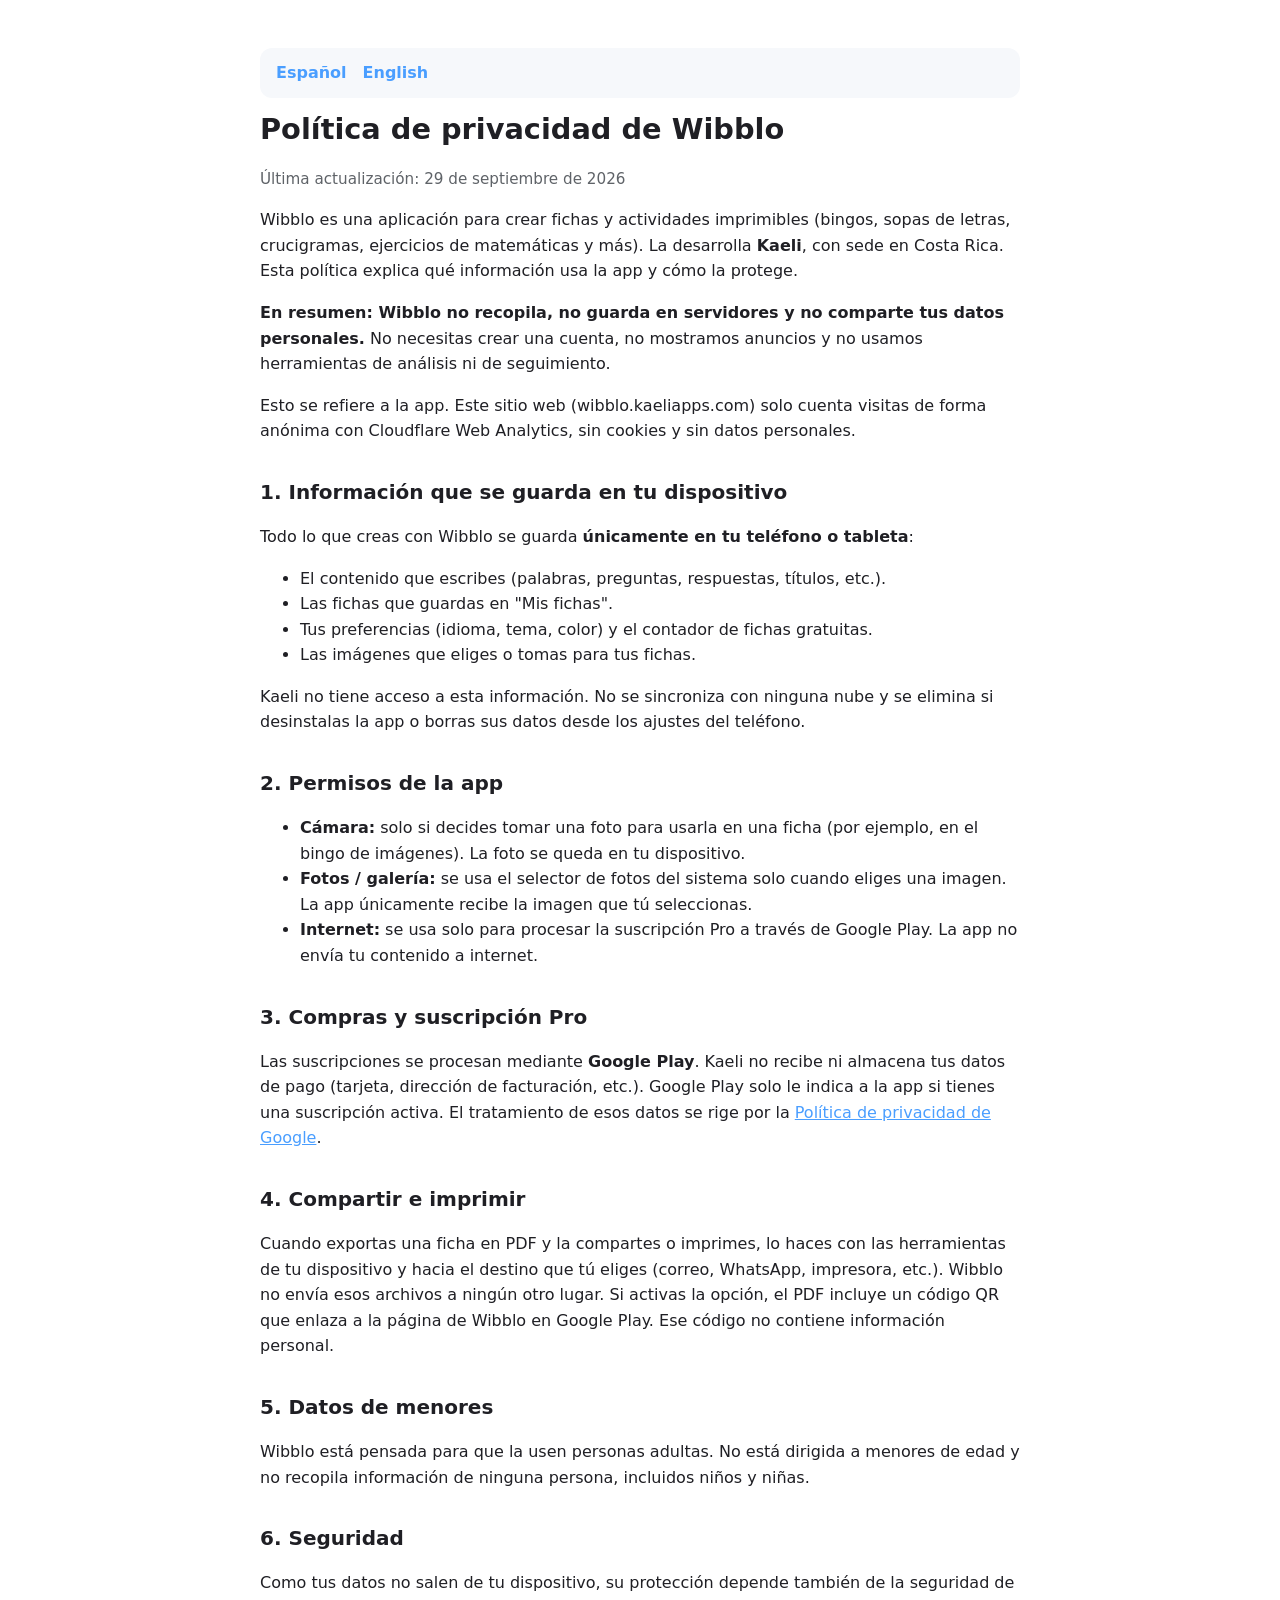
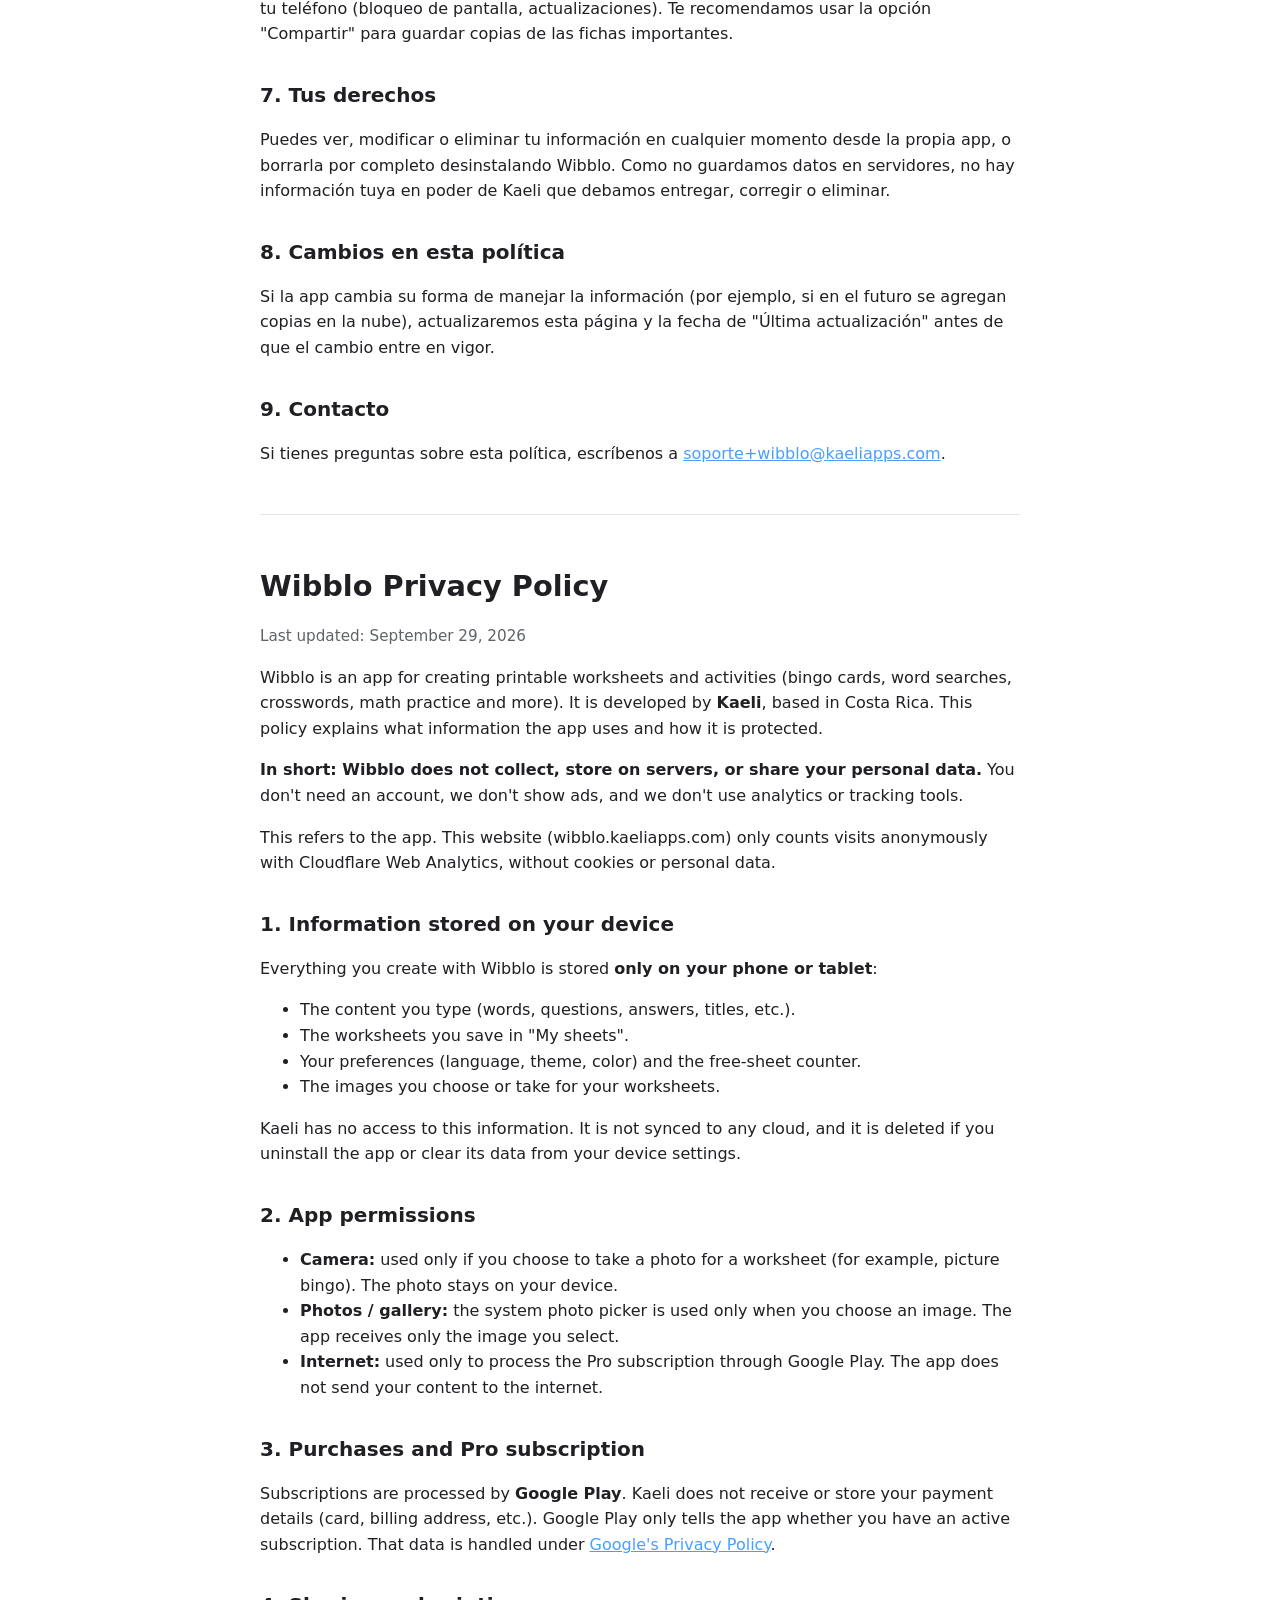
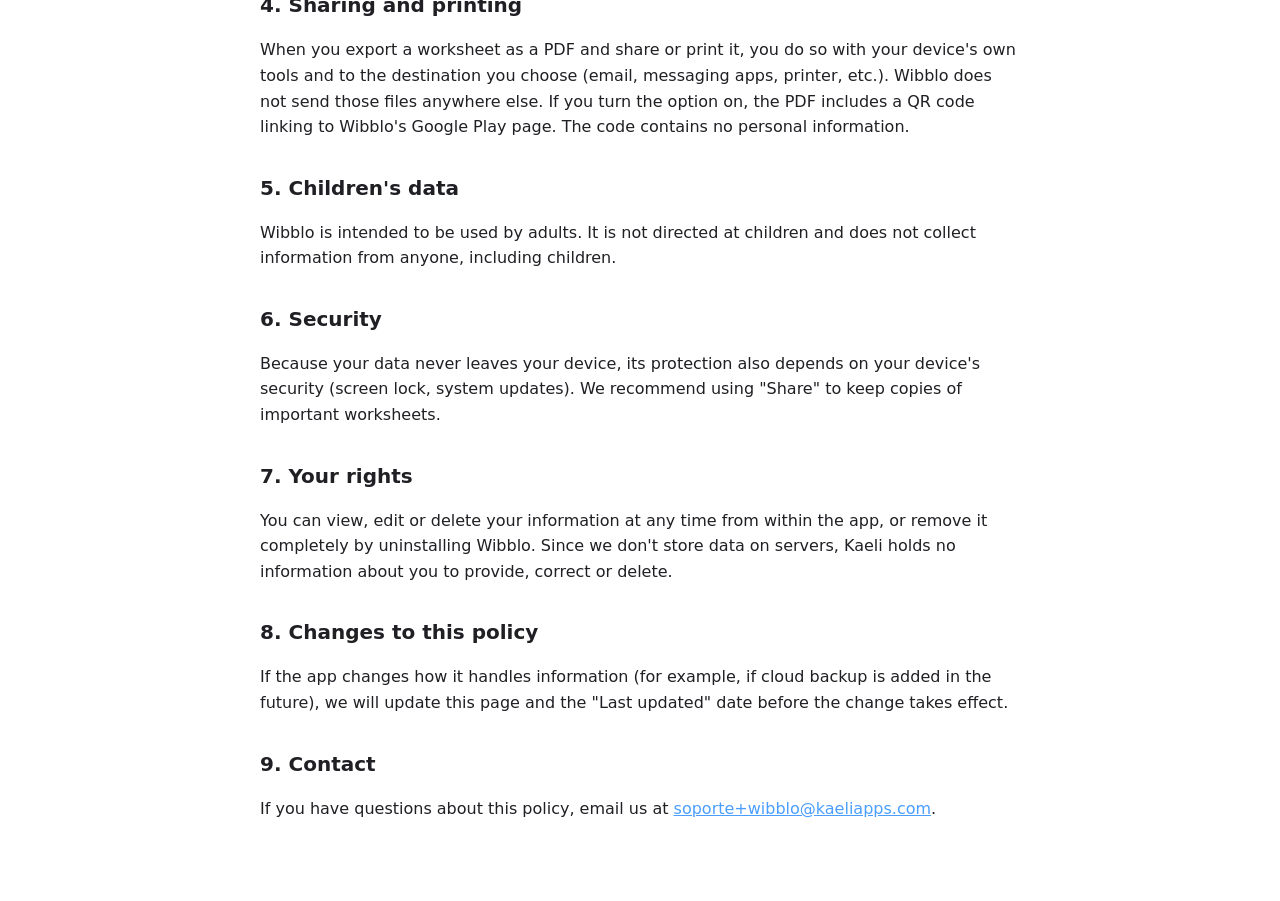
<file: privacidad/index.html>
<!doctype html>
<html lang="es">
<head>
<meta charset="utf-8">
<meta name="viewport" content="width=device-width, initial-scale=1">
<title>Wibblo · Política de privacidad / Privacy Policy</title>
<style>
  :root { --text:#1f1f24; --muted:#5f6368; --accent:#4a9eff; --bg:#ffffff; --card:#f6f8fb; }
  body { margin:0; background:var(--bg); color:var(--text); font-family: system-ui, -apple-system, "Segoe UI", Roboto, sans-serif; line-height:1.6; }
  main { max-width:760px; margin:0 auto; padding:32px 16px 64px; }
  h1 { font-size:1.8rem; margin:0 0 4px; }
  h2 { font-size:1.25rem; margin:32px 0 8px; }
  h3 { font-size:1.05rem; margin:24px 0 4px; }
  p, li { font-size:1rem; }
  .muted { color:var(--muted); font-size:.95rem; }
  nav { background:var(--card); border-radius:12px; padding:12px 16px; margin:16px 0 8px; }
  nav a { color:var(--accent); margin-right:16px; font-weight:600; text-decoration:none; }
  hr { border:none; border-top:1px solid #e3e6eb; margin:48px 0; }
  a { color:var(--accent); }
</style>
</head>
<body>
<main>

<nav><a href="#es">Español</a><a href="#en">English</a></nav>

<!-- ===================== ESPAÑOL ===================== -->
<section id="es" lang="es">
<h1>Política de privacidad de Wibblo</h1>
<p class="muted">Última actualización: 29 de septiembre de 2026</p>

<p>Wibblo es una aplicación para crear fichas y actividades imprimibles (bingos, sopas de letras, crucigramas, ejercicios de matemáticas y más). La desarrolla <strong>Kaeli</strong>, con sede en Costa Rica. Esta política explica qué información usa la app y cómo la protege.</p>

<p><strong>En resumen: Wibblo no recopila, no guarda en servidores y no comparte tus datos personales.</strong> No necesitas crear una cuenta, no mostramos anuncios y no usamos herramientas de análisis ni de seguimiento.</p>
<p>Esto se refiere a la app. Este sitio web (wibblo.kaeliapps.com) solo cuenta visitas de forma anónima con Cloudflare Web Analytics, sin cookies y sin datos personales.</p>

<h2>1. Información que se guarda en tu dispositivo</h2>
<p>Todo lo que creas con Wibblo se guarda <strong>únicamente en tu teléfono o tableta</strong>:</p>
<ul>
  <li>El contenido que escribes (palabras, preguntas, respuestas, títulos, etc.).</li>
  <li>Las fichas que guardas en "Mis fichas".</li>
  <li>Tus preferencias (idioma, tema, color) y el contador de fichas gratuitas.</li>
  <li>Las imágenes que eliges o tomas para tus fichas.</li>
</ul>
<p>Kaeli no tiene acceso a esta información. No se sincroniza con ninguna nube y se elimina si desinstalas la app o borras sus datos desde los ajustes del teléfono.</p>

<h2>2. Permisos de la app</h2>
<ul>
  <li><strong>Cámara:</strong> solo si decides tomar una foto para usarla en una ficha (por ejemplo, en el bingo de imágenes). La foto se queda en tu dispositivo.</li>
  <li><strong>Fotos / galería:</strong> se usa el selector de fotos del sistema solo cuando eliges una imagen. La app únicamente recibe la imagen que tú seleccionas.</li>
  <li><strong>Internet:</strong> se usa solo para procesar la suscripción Pro a través de Google Play. La app no envía tu contenido a internet.</li>
</ul>

<h2>3. Compras y suscripción Pro</h2>
<p>Las suscripciones se procesan mediante <strong>Google Play</strong>. Kaeli no recibe ni almacena tus datos de pago (tarjeta, dirección de facturación, etc.). Google Play solo le indica a la app si tienes una suscripción activa. El tratamiento de esos datos se rige por la <a href="https://policies.google.com/privacy" target="_blank" rel="noopener">Política de privacidad de Google</a>.</p>

<h2>4. Compartir e imprimir</h2>
<p>Cuando exportas una ficha en PDF y la compartes o imprimes, lo haces con las herramientas de tu dispositivo y hacia el destino que tú eliges (correo, WhatsApp, impresora, etc.). Wibblo no envía esos archivos a ningún otro lugar. Si activas la opción, el PDF incluye un código QR que enlaza a la página de Wibblo en Google Play. Ese código no contiene información personal.</p>

<h2>5. Datos de menores</h2>
<p>Wibblo está pensada para que la usen personas adultas. No está dirigida a menores de edad y no recopila información de ninguna persona, incluidos niños y niñas.</p>

<h2>6. Seguridad</h2>
<p>Como tus datos no salen de tu dispositivo, su protección depende también de la seguridad de tu teléfono (bloqueo de pantalla, actualizaciones). Te recomendamos usar la opción "Compartir" para guardar copias de las fichas importantes.</p>

<h2>7. Tus derechos</h2>
<p>Puedes ver, modificar o eliminar tu información en cualquier momento desde la propia app, o borrarla por completo desinstalando Wibblo. Como no guardamos datos en servidores, no hay información tuya en poder de Kaeli que debamos entregar, corregir o eliminar.</p>

<h2>8. Cambios en esta política</h2>
<p>Si la app cambia su forma de manejar la información (por ejemplo, si en el futuro se agregan copias en la nube), actualizaremos esta página y la fecha de "Última actualización" antes de que el cambio entre en vigor.</p>

<h2>9. Contacto</h2>
<p>Si tienes preguntas sobre esta política, escríbenos a <a href="mailto:soporte+wibblo@kaeliapps.com?subject=%5BWibblo%5D%20&amp;body=%0A%0A%0A%E2%80%94%0AWibblo%20web%20%C2%B7%20es">soporte+wibblo@kaeliapps.com</a>.</p>
</section>

<hr>

<!-- ===================== ENGLISH ===================== -->
<section id="en" lang="en">
<h1>Wibblo Privacy Policy</h1>
<p class="muted">Last updated: September 29, 2026</p>

<p>Wibblo is an app for creating printable worksheets and activities (bingo cards, word searches, crosswords, math practice and more). It is developed by <strong>Kaeli</strong>, based in Costa Rica. This policy explains what information the app uses and how it is protected.</p>

<p><strong>In short: Wibblo does not collect, store on servers, or share your personal data.</strong> You don't need an account, we don't show ads, and we don't use analytics or tracking tools.</p>
<p>This refers to the app. This website (wibblo.kaeliapps.com) only counts visits anonymously with Cloudflare Web Analytics, without cookies or personal data.</p>

<h2>1. Information stored on your device</h2>
<p>Everything you create with Wibblo is stored <strong>only on your phone or tablet</strong>:</p>
<ul>
  <li>The content you type (words, questions, answers, titles, etc.).</li>
  <li>The worksheets you save in "My sheets".</li>
  <li>Your preferences (language, theme, color) and the free-sheet counter.</li>
  <li>The images you choose or take for your worksheets.</li>
</ul>
<p>Kaeli has no access to this information. It is not synced to any cloud, and it is deleted if you uninstall the app or clear its data from your device settings.</p>

<h2>2. App permissions</h2>
<ul>
  <li><strong>Camera:</strong> used only if you choose to take a photo for a worksheet (for example, picture bingo). The photo stays on your device.</li>
  <li><strong>Photos / gallery:</strong> the system photo picker is used only when you choose an image. The app receives only the image you select.</li>
  <li><strong>Internet:</strong> used only to process the Pro subscription through Google Play. The app does not send your content to the internet.</li>
</ul>

<h2>3. Purchases and Pro subscription</h2>
<p>Subscriptions are processed by <strong>Google Play</strong>. Kaeli does not receive or store your payment details (card, billing address, etc.). Google Play only tells the app whether you have an active subscription. That data is handled under <a href="https://policies.google.com/privacy" target="_blank" rel="noopener">Google's Privacy Policy</a>.</p>

<h2>4. Sharing and printing</h2>
<p>When you export a worksheet as a PDF and share or print it, you do so with your device's own tools and to the destination you choose (email, messaging apps, printer, etc.). Wibblo does not send those files anywhere else. If you turn the option on, the PDF includes a QR code linking to Wibblo's Google Play page. The code contains no personal information.</p>

<h2>5. Children's data</h2>
<p>Wibblo is intended to be used by adults. It is not directed at children and does not collect information from anyone, including children.</p>

<h2>6. Security</h2>
<p>Because your data never leaves your device, its protection also depends on your device's security (screen lock, system updates). We recommend using "Share" to keep copies of important worksheets.</p>

<h2>7. Your rights</h2>
<p>You can view, edit or delete your information at any time from within the app, or remove it completely by uninstalling Wibblo. Since we don't store data on servers, Kaeli holds no information about you to provide, correct or delete.</p>

<h2>8. Changes to this policy</h2>
<p>If the app changes how it handles information (for example, if cloud backup is added in the future), we will update this page and the "Last updated" date before the change takes effect.</p>

<h2>9. Contact</h2>
<p>If you have questions about this policy, email us at <a href="mailto:soporte+wibblo@kaeliapps.com?subject=%5BWibblo%5D%20&amp;body=%0A%0A%0A%E2%80%94%0AWibblo%20web%20%C2%B7%20en">soporte+wibblo@kaeliapps.com</a>.</p>
</section>

</main>
<!-- Cloudflare Web Analytics: cuenta visitas sin cookies ni datos personales --><script defer src='https://static.cloudflareinsights.com/beacon.min.js' data-cf-beacon='{"token": "67a3142fce89416aa6cee8fe54237c55"}'></script>
</body>
</html>
</file>
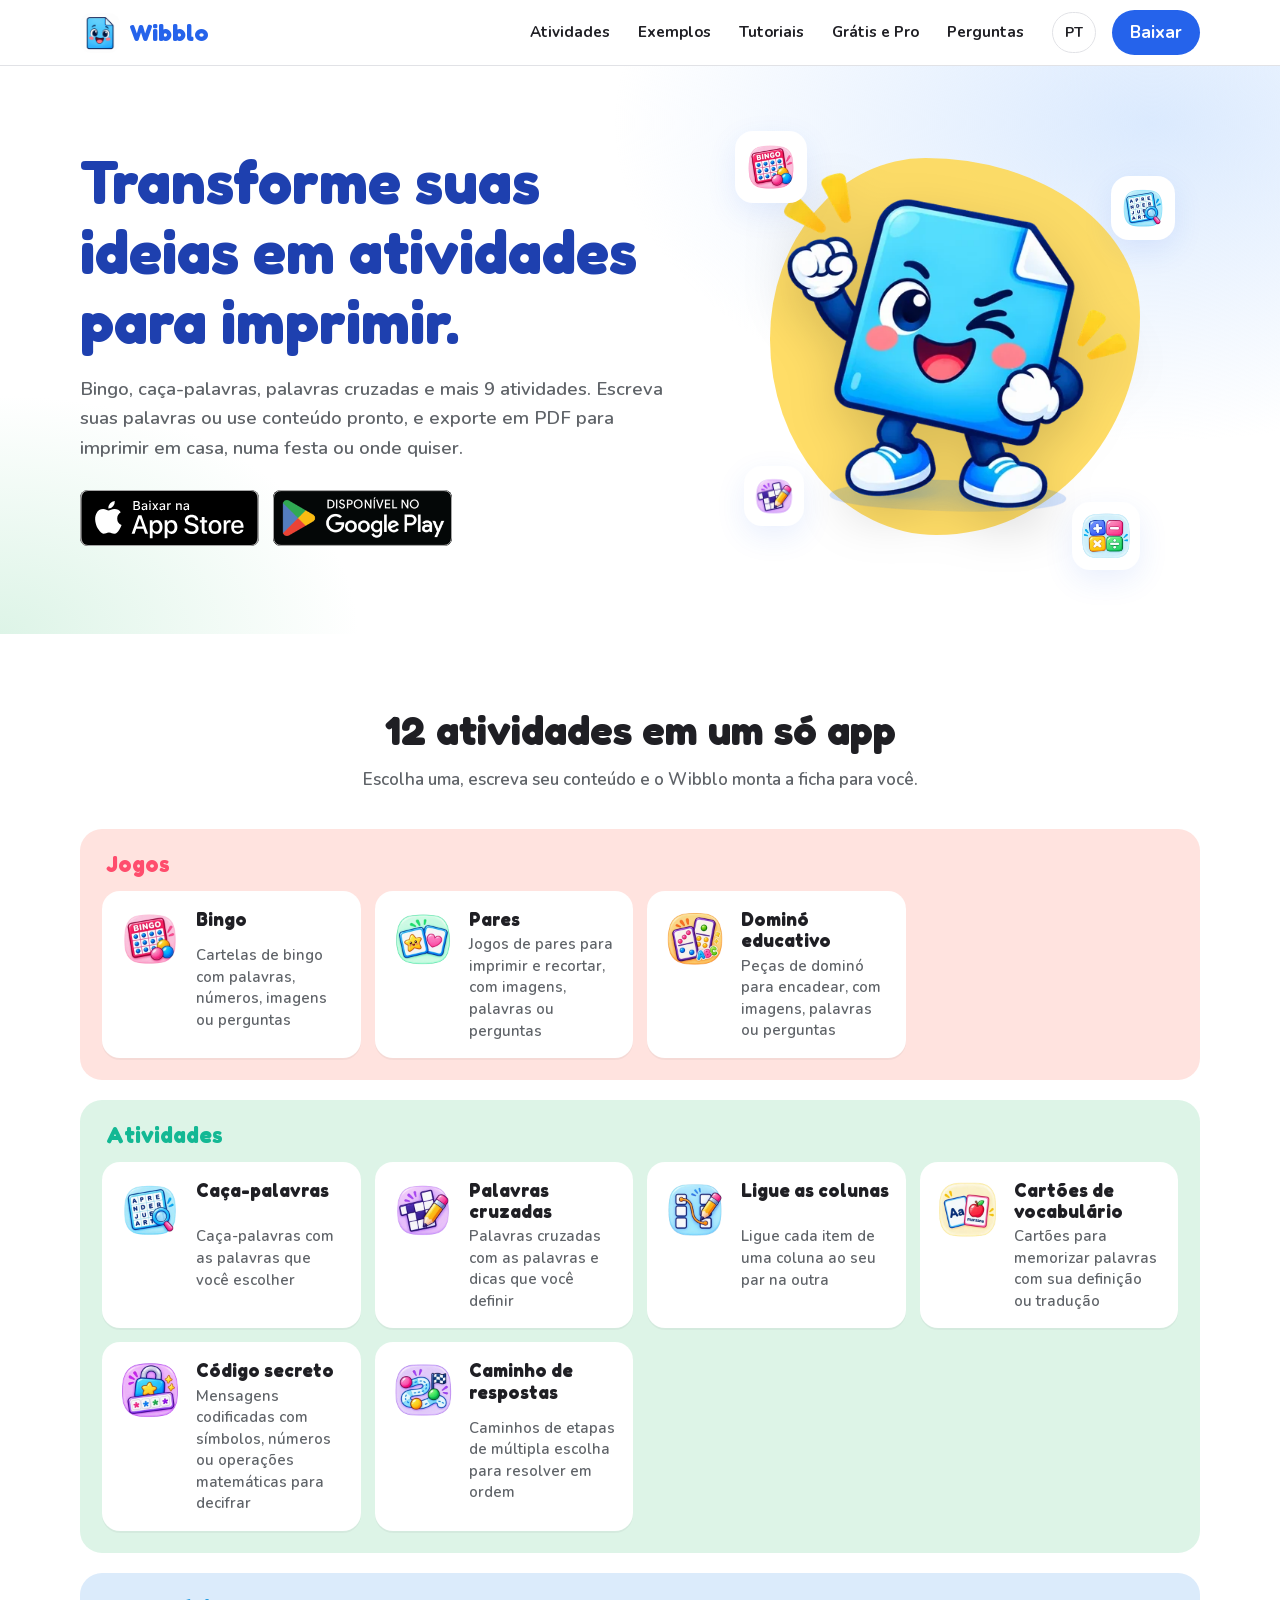
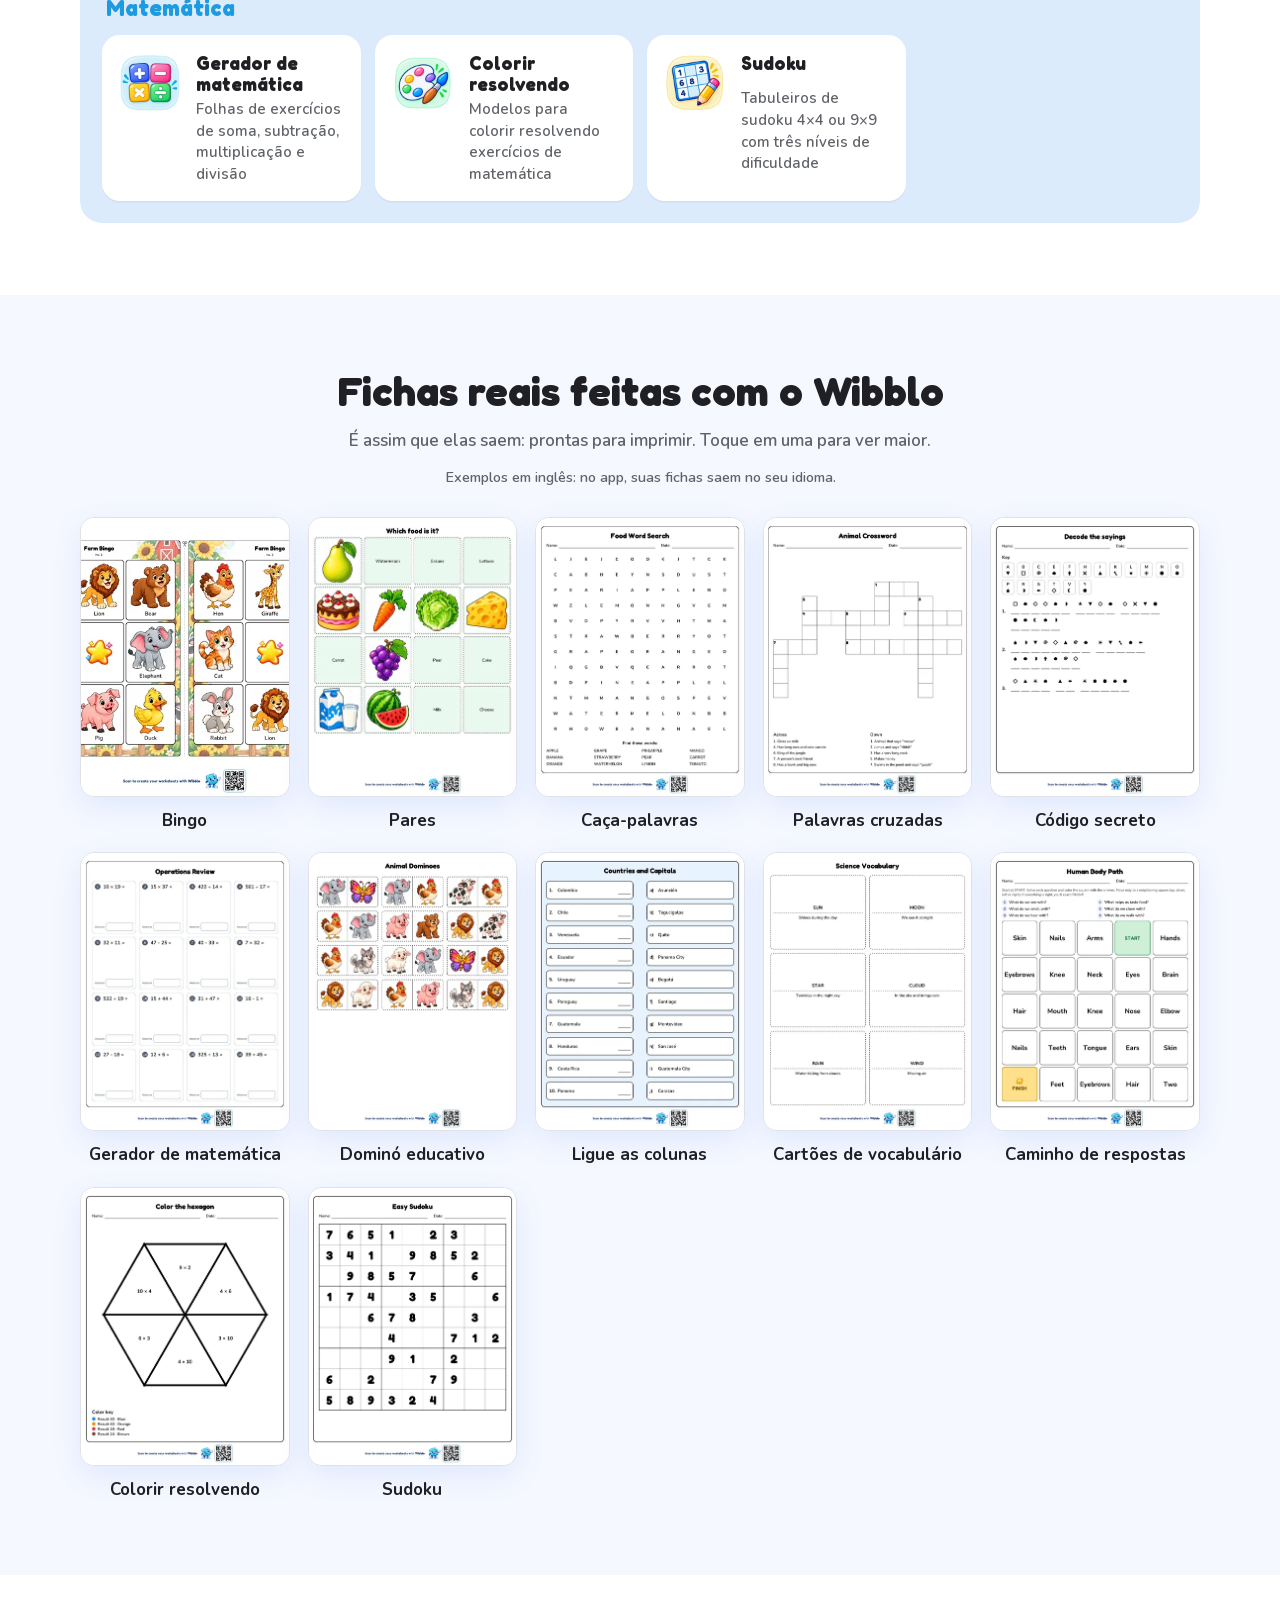
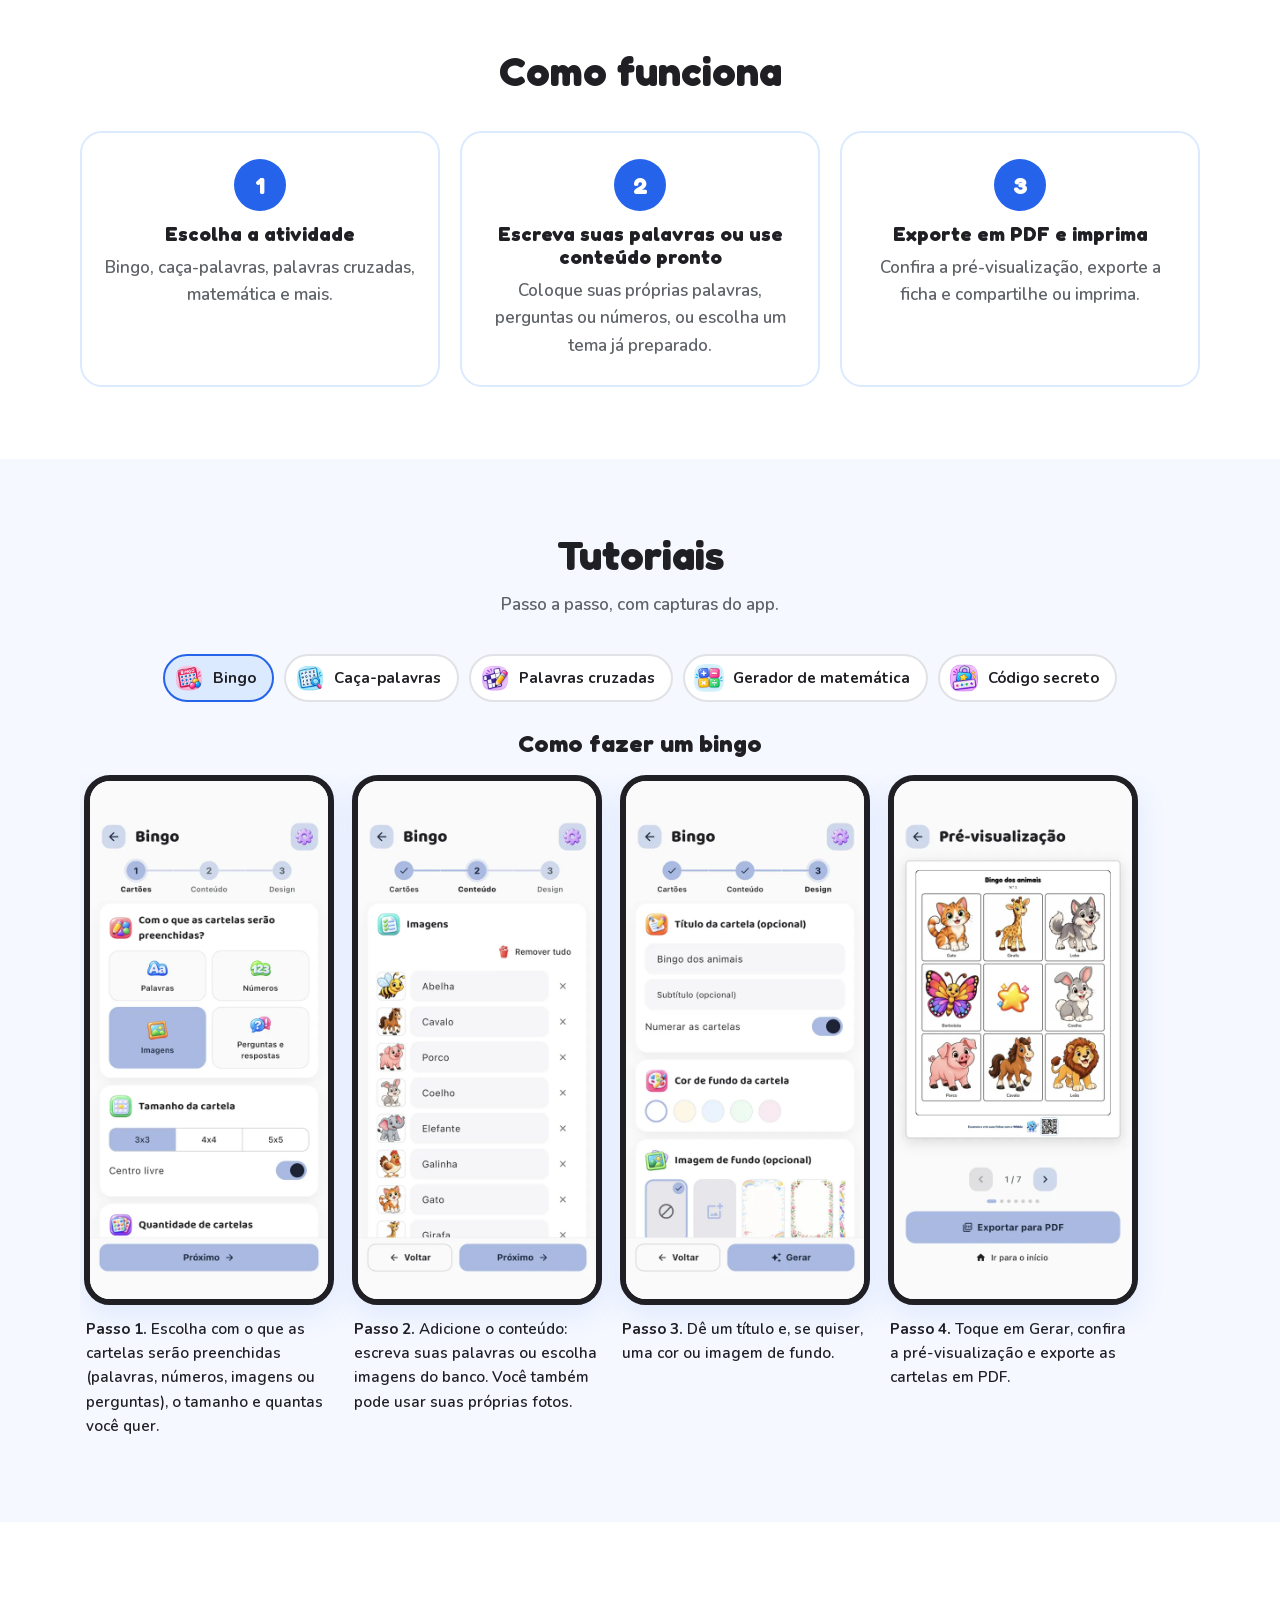
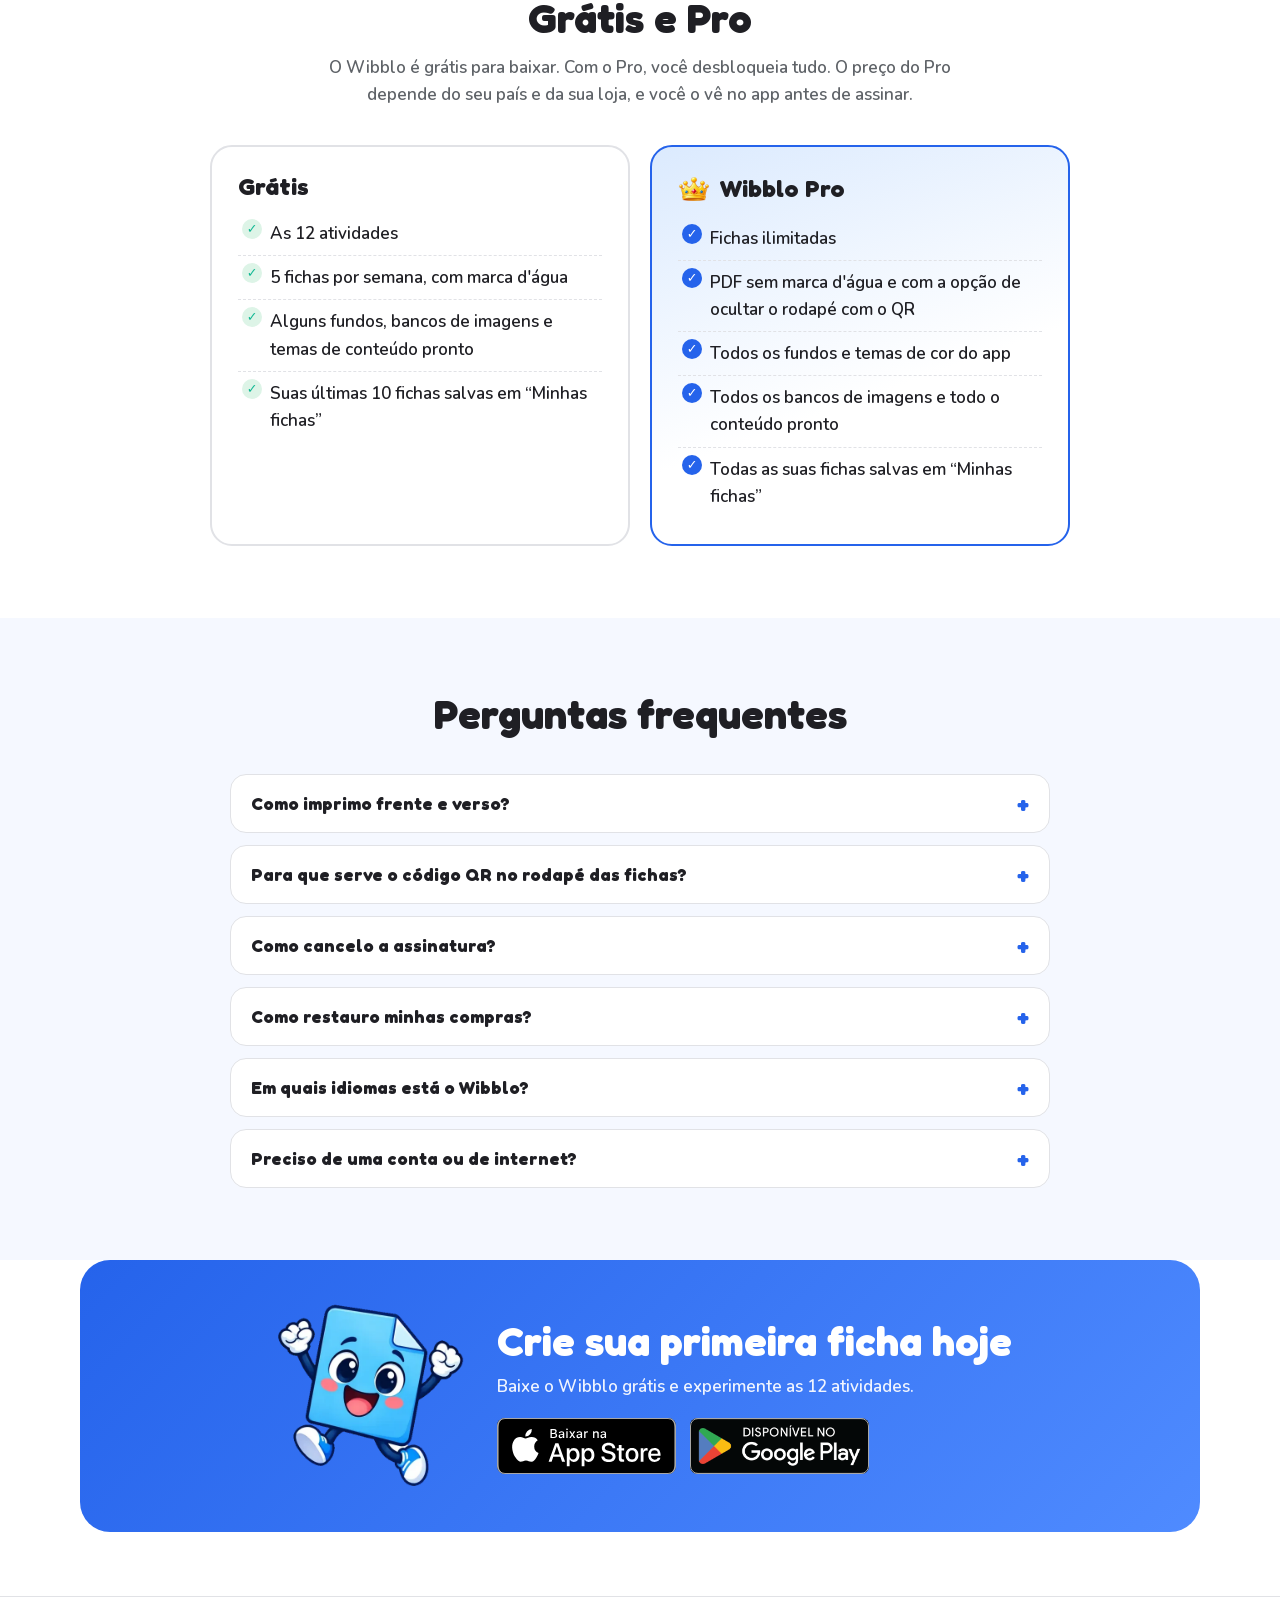
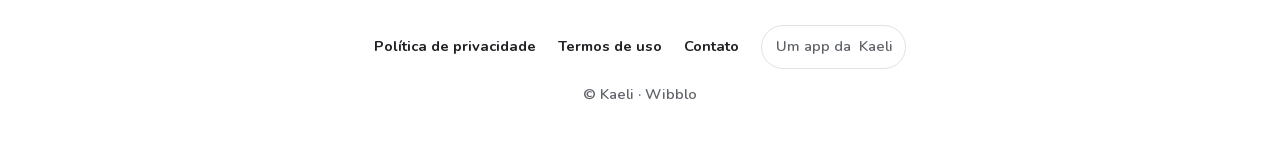
<file: pt/index.html>
<!doctype html>
<html lang="pt">
<head>
<meta charset="utf-8">
<meta name="viewport" content="width=device-width, initial-scale=1">
<title>Wibblo: fichas e atividades para imprimir</title>
<meta name="description" content="Crie bingos, caça-palavras, palavras cruzadas e mais 9 atividades com suas próprias palavras ou com conteúdo pronto, e exporte em PDF para imprimir em casa.">
<link rel="canonical" href="https://wibblo.kaeliapps.com/pt/">
<link rel="alternate" hreflang="es" href="https://wibblo.kaeliapps.com/">
<link rel="alternate" hreflang="en" href="https://wibblo.kaeliapps.com/en/">
<link rel="alternate" hreflang="fr" href="https://wibblo.kaeliapps.com/fr/">
<link rel="alternate" hreflang="pt" href="https://wibblo.kaeliapps.com/pt/">
<link rel="alternate" hreflang="x-default" href="https://wibblo.kaeliapps.com/">
<link rel="icon" href="../icon.png">
<meta name="theme-color" content="#2563EB">
<meta property="og:type" content="website">
<meta property="og:site_name" content="Wibblo">
<meta property="og:title" content="Wibblo: fichas e atividades para imprimir">
<meta property="og:description" content="Crie bingos, caça-palavras, palavras cruzadas e mais 9 atividades com suas próprias palavras ou com conteúdo pronto, e exporte em PDF para imprimir em casa.">
<meta property="og:url" content="https://wibblo.kaeliapps.com/pt/">
<meta property="og:image" content="https://wibblo.kaeliapps.com/og-wibblo.png">
<meta property="og:image:alt" content="Wibblo">
<meta property="og:image:width" content="1200">
<meta property="og:image:height" content="630">
<meta name="twitter:card" content="summary_large_image">
<meta name="twitter:image" content="https://wibblo.kaeliapps.com/og-wibblo.png">
<link rel="preload" href="../fonts/Fredoka-Bold.woff2" as="font" type="font/woff2" crossorigin>
<link rel="stylesheet" href="../estilos.css">
<script src="../ajustes.js"></script>
<script>
  // Teléfono: resaltar la tienda que corresponde. Raíz en español: llevar a su idioma
  // a quien tiene el teléfono en inglés, francés o portugués (salvo que haya elegido idioma).
  (function () {
    var h = document.documentElement, ua = navigator.userAgent || '';
    if (/Android/i.test(ua)) h.className += ' android';
    else if (/iPhone|iPad|iPod/i.test(ua) || (navigator.platform === 'MacIntel' && navigator.maxTouchPoints > 1)) h.className += ' ios';
    
  })();
</script>
<script src="../sitio.js" defer></script>
</head>
<body>
<a class="skip" href="#main">Wibblo</a>
<header class="top">
  <a class="brand" href="../pt/"><img src="../icon.png" width="40" height="40" alt=""><span>Wibblo</span></a>
  <nav class="menu" aria-label="Wibblo">
    <a href="#activities">Atividades</a>
    <a href="#examples">Exemplos</a>
    <a href="#tutorials">Tutoriais</a>
    <a href="#plans">Grátis e Pro</a>
    <a href="#faq">Perguntas</a>
  </nav>
  <details class="langs">
    <summary aria-label="Idioma">PT</summary>
    <div><a href="../" data-lang="es" lang="es">Español</a><a href="../en/" data-lang="en" lang="en">English</a><a href="../fr/" data-lang="fr" lang="fr">Français</a><a href="../pt/" data-lang="pt" lang="pt" aria-current="page">Português</a></div>
  </details>
  <a class="get" href="#download">Baixar</a>
</header>

<main id="main">
  <section class="hero" id="download">
    <div class="hero-text">
      <h1>Transforme suas ideias em atividades para imprimir.</h1>
      <p class="lead">Bingo, caça-palavras, palavras cruzadas e mais 9 atividades. Escreva suas palavras ou use conteúdo pronto, e exporte em PDF para imprimir em casa, numa festa ou onde quiser.</p>
      <div class="stores">
        <a class="store appstore" href="https://apps.apple.com/app/id6819557562"><span class="yours">Sua loja</span><img src="../badges/app-store-pt.svg" width="168" height="56" alt="Baixar na App Store"></a>
        <a class="store play" href="https://play.google.com/store/apps/details?id=com.kaeli.wibblo"><span class="yours">Sua loja</span><img src="../badges/google-play-pt.png" width="188" height="56" alt="Disponível no Google Play"></a>
        <span class="store play-soon">Em breve no Google Play</span>
      </div>
    </div>
    <div class="hero-art" aria-hidden="false">
      <div class="blob"></div>
      <img class="mascot" src="../img/mascota/cheer.webp" width="420" height="420" alt="Wibblo, a mascote do app, acenando">
      <img class="float f1" src="../img/generadores/bingo.webp" width="72" height="72" alt="">
      <img class="float f2" src="../img/generadores/wordsearch.webp" width="64" height="64" alt="">
      <img class="float f3" src="../img/generadores/crossword.webp" width="60" height="60" alt="">
      <img class="float f4" src="../img/generadores/math.webp" width="68" height="68" alt="">
    </div>
  </section>

  <section class="band" id="activities">
    <h2>12 atividades em um só app</h2>
    <p class="intro">Escolha uma, escreva seu conteúdo e o Wibblo monta a ficha para você.</p>
    <div class="cats"><div class="cat cat-games">
        <h3>Jogos</h3>
        <ul class="gens"><li class="gen">
            <img src="../img/generadores/bingo.webp" width="72" height="72" alt="" loading="lazy">
            <h4>Bingo</h4>
            <p>Cartelas de bingo com palavras, números, imagens ou perguntas</p>
          </li><li class="gen">
            <img src="../img/generadores/pairs.webp" width="72" height="72" alt="" loading="lazy">
            <h4>Pares</h4>
            <p>Jogos de pares para imprimir e recortar, com imagens, palavras ou perguntas</p>
          </li><li class="gen">
            <img src="../img/generadores/domino.webp" width="72" height="72" alt="" loading="lazy">
            <h4>Dominó educativo</h4>
            <p>Peças de dominó para encadear, com imagens, palavras ou perguntas</p>
          </li></ul>
      </div><div class="cat cat-activities">
        <h3>Atividades</h3>
        <ul class="gens"><li class="gen">
            <img src="../img/generadores/wordsearch.webp" width="72" height="72" alt="" loading="lazy">
            <h4>Caça-palavras</h4>
            <p>Caça-palavras com as palavras que você escolher</p>
          </li><li class="gen">
            <img src="../img/generadores/crossword.webp" width="72" height="72" alt="" loading="lazy">
            <h4>Palavras cruzadas</h4>
            <p>Palavras cruzadas com as palavras e dicas que você definir</p>
          </li><li class="gen">
            <img src="../img/generadores/matching.webp" width="72" height="72" alt="" loading="lazy">
            <h4>Ligue as colunas</h4>
            <p>Ligue cada item de uma coluna ao seu par na outra</p>
          </li><li class="gen">
            <img src="../img/generadores/flashcards.webp" width="72" height="72" alt="" loading="lazy">
            <h4>Cartões de vocabulário</h4>
            <p>Cartões para memorizar palavras com sua definição ou tradução</p>
          </li><li class="gen">
            <img src="../img/generadores/secretcode.webp" width="72" height="72" alt="" loading="lazy">
            <h4>Código secreto</h4>
            <p>Mensagens codificadas com símbolos, números ou operações matemáticas para decifrar</p>
          </li><li class="gen">
            <img src="../img/generadores/answerpath.webp" width="72" height="72" alt="" loading="lazy">
            <h4>Caminho de respostas</h4>
            <p>Caminhos de etapas de múltipla escolha para resolver em ordem</p>
          </li></ul>
      </div><div class="cat cat-math">
        <h3>Matemática</h3>
        <ul class="gens"><li class="gen">
            <img src="../img/generadores/math.webp" width="72" height="72" alt="" loading="lazy">
            <h4>Gerador de matemática</h4>
            <p>Folhas de exercícios de soma, subtração, multiplicação e divisão</p>
          </li><li class="gen">
            <img src="../img/generadores/colorsolve.webp" width="72" height="72" alt="" loading="lazy">
            <h4>Colorir resolvendo</h4>
            <p>Modelos para colorir resolvendo exercícios de matemática</p>
          </li><li class="gen">
            <img src="../img/generadores/sudoku.webp" width="72" height="72" alt="" loading="lazy">
            <h4>Sudoku</h4>
            <p>Tabuleiros de sudoku 4×4 ou 9×9 com três níveis de dificuldade</p>
          </li></ul>
      </div></div>
  </section>

  <section class="band alt" id="examples">
    <h2>Fichas reais feitas com o Wibblo</h2>
    <p class="intro">É assim que elas saem: prontas para imprimir. Toque em uma para ver maior.</p>
    <p class="note">Exemplos em inglês: no app, suas fichas saem no seu idioma.</p>
    <ul class="gallery"><li><a class="sample" href="../img/ejemplos/en/bingo.webp" data-title="Bingo">
          <img src="../img/ejemplos/en/bingo-mini.webp" alt="Bingo" loading="lazy">
          <span>Bingo</span>
        </a></li><li><a class="sample" href="../img/ejemplos/en/pairs.webp" data-title="Pares">
          <img src="../img/ejemplos/en/pairs-mini.webp" alt="Pares" loading="lazy">
          <span>Pares</span>
        </a></li><li><a class="sample" href="../img/ejemplos/en/wordsearch.webp" data-title="Caça-palavras">
          <img src="../img/ejemplos/en/wordsearch-mini.webp" alt="Caça-palavras" loading="lazy">
          <span>Caça-palavras</span>
        </a></li><li><a class="sample" href="../img/ejemplos/en/crossword.webp" data-title="Palavras cruzadas">
          <img src="../img/ejemplos/en/crossword-mini.webp" alt="Palavras cruzadas" loading="lazy">
          <span>Palavras cruzadas</span>
        </a></li><li><a class="sample" href="../img/ejemplos/en/secretcode.webp" data-title="Código secreto">
          <img src="../img/ejemplos/en/secretcode-mini.webp" alt="Código secreto" loading="lazy">
          <span>Código secreto</span>
        </a></li><li><a class="sample" href="../img/ejemplos/en/math.webp" data-title="Gerador de matemática">
          <img src="../img/ejemplos/en/math-mini.webp" alt="Gerador de matemática" loading="lazy">
          <span>Gerador de matemática</span>
        </a></li><li><a class="sample" href="../img/ejemplos/en/domino.webp" data-title="Dominó educativo">
          <img src="../img/ejemplos/en/domino-mini.webp" alt="Dominó educativo" loading="lazy">
          <span>Dominó educativo</span>
        </a></li><li><a class="sample" href="../img/ejemplos/en/matching.webp" data-title="Ligue as colunas">
          <img src="../img/ejemplos/en/matching-mini.webp" alt="Ligue as colunas" loading="lazy">
          <span>Ligue as colunas</span>
        </a></li><li><a class="sample" href="../img/ejemplos/en/flashcards.webp" data-title="Cartões de vocabulário">
          <img src="../img/ejemplos/en/flashcards-mini.webp" alt="Cartões de vocabulário" loading="lazy">
          <span>Cartões de vocabulário</span>
        </a></li><li><a class="sample" href="../img/ejemplos/en/answerpath.webp" data-title="Caminho de respostas">
          <img src="../img/ejemplos/en/answerpath-mini.webp" alt="Caminho de respostas" loading="lazy">
          <span>Caminho de respostas</span>
        </a></li><li><a class="sample" href="../img/ejemplos/en/colorsolve.webp" data-title="Colorir resolvendo">
          <img src="../img/ejemplos/en/colorsolve-mini.webp" alt="Colorir resolvendo" loading="lazy">
          <span>Colorir resolvendo</span>
        </a></li><li><a class="sample" href="../img/ejemplos/en/sudoku.webp" data-title="Sudoku">
          <img src="../img/ejemplos/en/sudoku-mini.webp" alt="Sudoku" loading="lazy">
          <span>Sudoku</span>
        </a></li></ul>
  </section>

  <section class="band" id="how">
    <h2>Como funciona</h2>
    <ol class="how"><li><span class="num">1</span><h3>Escolha a atividade</h3><p>Bingo, caça-palavras, palavras cruzadas, matemática e mais.</p></li><li><span class="num">2</span><h3>Escreva suas palavras ou use conteúdo pronto</h3><p>Coloque suas próprias palavras, perguntas ou números, ou escolha um tema já preparado.</p></li><li><span class="num">3</span><h3>Exporte em PDF e imprima</h3><p>Confira a pré-visualização, exporte a ficha e compartilhe ou imprima.</p></li></ol>
  </section>

  <section class="band alt" id="tutorials">
    <h2>Tutoriais</h2>
    <p class="intro">Passo a passo, com capturas do app.</p>
    <div class="tabs" role="tablist"><button role="tab" id="tab-bingo" aria-controls="tut-bingo" aria-selected="true" data-tab="bingo"><img src="../img/generadores/bingo.webp" width="32" height="32" alt=""><span>Bingo</span></button><button role="tab" id="tab-wordsearch" aria-controls="tut-wordsearch" aria-selected="false" data-tab="wordsearch"><img src="../img/generadores/wordsearch.webp" width="32" height="32" alt=""><span>Caça-palavras</span></button><button role="tab" id="tab-crossword" aria-controls="tut-crossword" aria-selected="false" data-tab="crossword"><img src="../img/generadores/crossword.webp" width="32" height="32" alt=""><span>Palavras cruzadas</span></button><button role="tab" id="tab-math" aria-controls="tut-math" aria-selected="false" data-tab="math"><img src="../img/generadores/math.webp" width="32" height="32" alt=""><span>Gerador de matemática</span></button><button role="tab" id="tab-secretcode" aria-controls="tut-secretcode" aria-selected="false" data-tab="secretcode"><img src="../img/generadores/secretcode.webp" width="32" height="32" alt=""><span>Código secreto</span></button></div>
    <section class="tut" role="tabpanel" id="tut-bingo" aria-labelledby="tab-bingo" data-tutorial="bingo">
          <h3>Como fazer um bingo</h3>
          <div class="video-slot" hidden></div>
          <details class="guide" open>
            <summary>Ver os passos com capturas</summary>
            <ol class="steps"><li class="step">
              <img src="../tutoriales/capturas/pt/bingo-1.webp" width="360" height="783" alt="Passo 1" loading="lazy">
              <p><b>Passo 1.</b> Escolha com o que as cartelas serão preenchidas (palavras, números, imagens ou perguntas), o tamanho e quantas você quer.</p>
            </li><li class="step">
              <img src="../tutoriales/capturas/pt/bingo-2.webp" width="360" height="783" alt="Passo 2" loading="lazy">
              <p><b>Passo 2.</b> Adicione o conteúdo: escreva suas palavras ou escolha imagens do banco. Você também pode usar suas próprias fotos.</p>
            </li><li class="step">
              <img src="../tutoriales/capturas/pt/bingo-3.webp" width="360" height="783" alt="Passo 3" loading="lazy">
              <p><b>Passo 3.</b> Dê um título e, se quiser, uma cor ou imagem de fundo.</p>
            </li><li class="step">
              <img src="../tutoriales/capturas/pt/bingo-4.webp" width="360" height="783" alt="Passo 4" loading="lazy">
              <p><b>Passo 4.</b> Toque em Gerar, confira a pré-visualização e exporte as cartelas em PDF.</p>
            </li></ol>
          </details>
        </section><section class="tut" role="tabpanel" id="tut-wordsearch" aria-labelledby="tab-wordsearch" data-tutorial="wordsearch">
          <h3>Como fazer um caça-palavras</h3>
          <div class="video-slot" hidden></div>
          <details class="guide" open>
            <summary>Ver os passos com capturas</summary>
            <ol class="steps"><li class="step">
              <img src="../tutoriales/capturas/pt/sopa-1.webp" width="360" height="783" alt="Passo 1" loading="lazy">
              <p><b>Passo 1.</b> Escreva as palavras a encontrar ou toque em “Usar conteúdo pronto”. Você pode agrupá-las com uma pergunta ou categoria.</p>
            </li><li class="step">
              <img src="../tutoriales/capturas/pt/sopa-2.webp" width="360" height="783" alt="Passo 2" loading="lazy">
              <p><b>Passo 2.</b> Escolha o tamanho da grade e se as palavras podem ir na diagonal ou ao contrário.</p>
            </li><li class="step">
              <img src="../tutoriales/capturas/pt/sopa-3.webp" width="360" height="783" alt="Passo 3" loading="lazy">
              <p><b>Passo 3.</b> Dê um título e uma cor, e decida se inclui a folha de respostas.</p>
            </li><li class="step">
              <img src="../tutoriales/capturas/pt/sopa-4.webp" width="360" height="783" alt="Passo 4" loading="lazy">
              <p><b>Passo 4.</b> Toque em Gerar, confira a pré-visualização e exporte em PDF.</p>
            </li></ol>
          </details>
        </section><section class="tut" role="tabpanel" id="tut-crossword" aria-labelledby="tab-crossword" data-tutorial="crossword">
          <h3>Como fazer palavras cruzadas</h3>
          <div class="video-slot" hidden></div>
          <details class="guide" open>
            <summary>Ver os passos com capturas</summary>
            <ol class="steps"><li class="step">
              <img src="../tutoriales/capturas/pt/crucigrama-1.webp" width="360" height="783" alt="Passo 1" loading="lazy">
              <p><b>Passo 1.</b> Escreva cada palavra com sua dica, ou toque em “Usar conteúdo pronto”.</p>
            </li><li class="step">
              <img src="../tutoriales/capturas/pt/crucigrama-2.webp" width="360" height="783" alt="Passo 2" loading="lazy">
              <p><b>Passo 2.</b> Dê um título e uma cor, e decida se inclui a folha de respostas.</p>
            </li><li class="step">
              <img src="../tutoriales/capturas/pt/crucigrama-3.webp" width="360" height="783" alt="Passo 3" loading="lazy">
              <p><b>Passo 3.</b> Toque em Gerar: o Wibblo cruza as palavras sozinho. Confira a pré-visualização e exporte em PDF.</p>
            </li></ol>
          </details>
        </section><section class="tut" role="tabpanel" id="tut-math" aria-labelledby="tab-math" data-tutorial="math">
          <h3>Como fazer uma folha de matemática</h3>
          <div class="video-slot" hidden></div>
          <details class="guide" open>
            <summary>Ver os passos com capturas</summary>
            <ol class="steps"><li class="step">
              <img src="../tutoriales/capturas/pt/matematicas-1.webp" width="360" height="783" alt="Passo 1" loading="lazy">
              <p><b>Passo 1.</b> Escolha as operações, o intervalo de números e as regras, por exemplo, sem resultados negativos.</p>
            </li><li class="step">
              <img src="../tutoriales/capturas/pt/matematicas-2.webp" width="360" height="783" alt="Passo 2" loading="lazy">
              <p><b>Passo 2.</b> Escolha o formato (em linha ou vertical), a quantidade de exercícios e de versões diferentes.</p>
            </li><li class="step">
              <img src="../tutoriales/capturas/pt/matematicas-3.webp" width="360" height="783" alt="Passo 3" loading="lazy">
              <p><b>Passo 3.</b> Toque em Gerar, confira a pré-visualização com a folha de respostas e exporte em PDF.</p>
            </li></ol>
          </details>
        </section><section class="tut" role="tabpanel" id="tut-secretcode" aria-labelledby="tab-secretcode" data-tutorial="secretcode">
          <h3>Como fazer um código secreto</h3>
          <div class="video-slot" hidden></div>
          <details class="guide" open>
            <summary>Ver os passos com capturas</summary>
            <ol class="steps"><li class="step">
              <img src="../tutoriales/capturas/pt/codigo-1.webp" width="360" height="783" alt="Passo 1" loading="lazy">
              <p><b>Passo 1.</b> Escolha o tipo de código: símbolos, números ou operações matemáticas.</p>
            </li><li class="step">
              <img src="../tutoriales/capturas/pt/codigo-2.webp" width="360" height="783" alt="Passo 2" loading="lazy">
              <p><b>Passo 2.</b> Escreva as frases a codificar ou toque em “Usar conteúdo pronto” (ditados, por exemplo).</p>
            </li><li class="step">
              <img src="../tutoriales/capturas/pt/codigo-3.webp" width="360" height="783" alt="Passo 3" loading="lazy">
              <p><b>Passo 3.</b> Dê um título e escolha quantos códigos diferentes você quer.</p>
            </li><li class="step">
              <img src="../tutoriales/capturas/pt/codigo-4.webp" width="360" height="783" alt="Passo 4" loading="lazy">
              <p><b>Passo 4.</b> Toque em Gerar, confira a pré-visualização e exporte em PDF.</p>
            </li></ol>
          </details>
        </section>
  </section>

  <section class="band" id="plans">
    <h2>Grátis e Pro</h2>
    <p class="intro">O Wibblo é grátis para baixar. Com o Pro, você desbloqueia tudo. O preço do Pro depende do seu país e da sua loja, e você o vê no app antes de assinar.</p>
    <div class="plans">
      <div class="plan"><h3>Grátis</h3><ul><li>As 12 atividades</li><li>5 fichas por semana, com marca d&#x27;água</li><li>Alguns fundos, bancos de imagens e temas de conteúdo pronto</li><li>Suas últimas 10 fichas salvas em “Minhas fichas”</li></ul></div>
      <div class="plan pro"><h3><img src="../img/pro/crown.webp" width="32" height="32" alt="">Wibblo Pro</h3><ul><li>Fichas ilimitadas</li><li>PDF sem marca d&#x27;água e com a opção de ocultar o rodapé com o QR</li><li>Todos os fundos e temas de cor do app</li><li>Todos os bancos de imagens e todo o conteúdo pronto</li><li>Todas as suas fichas salvas em “Minhas fichas”</li></ul></div>
    </div>
  </section>

  <section class="band alt" id="faq">
    <h2>Perguntas frequentes</h2>
    <div class="faq"><details><summary>Como imprimo frente e verso?</summary><p>Algumas fichas têm verso: as cartelas de bingo com verso decorativo, os cartões de vocabulário frente e verso e as cartas de pares ou dominó com verso. Ative a impressão frente e verso na sua impressora. Nas páginas em retrato, vire pela borda longa; nas páginas em paisagem (bingo com 2 cartelas por página), pela borda curta. Se a sua impressora não imprime frente e verso, imprima primeiro as páginas ímpares, coloque o papel de volta e depois imprima as pares.</p></details><details><summary>Para que serve o código QR no rodapé das fichas?</summary><p>Ele leva a esta página, para que quem receber uma ficha saiba como ela foi feita e possa baixar o Wibblo. Com o Wibblo Pro, você pode ocultar o rodapé nos Ajustes.</p></details><details><summary>Como cancelo a assinatura?</summary><p>No iPhone ou iPad: Ajustes → seu nome → Assinaturas → Wibblo Pro. No Android: Google Play → seu perfil → Pagamentos e assinaturas → Assinaturas. Você também pode chegar lá pelo app, na tela do Wibblo Pro → “Gerenciar assinatura”. O Pro continua ativo até o fim do período que você já pagou.</p></details><details><summary>Como restauro minhas compras?</summary><p>Abra a tela do Wibblo Pro e toque em “Restaurar compras”, com a mesma conta Apple ou Google que você usou para comprar. O app também verifica sozinho toda vez que você o abre.</p></details><details><summary>Em quais idiomas está o Wibblo?</summary><p>Em espanhol, inglês, francês e português. Na primeira vez, ele usa o idioma do seu celular, e você pode mudar quando quiser nos Ajustes. O conteúdo pronto também está em cada idioma.</p></details><details><summary>Preciso de uma conta ou de internet?</summary><p>Não. O Wibblo não pede conta e funciona sem internet, exceto para comprar ou restaurar o Pro. Suas fichas ficam salvas só no seu celular.</p></details></div>
  </section>

  <section class="cta">
    <img src="../img/mascota/celebrating.webp" width="200" height="200" alt="" loading="lazy">
    <div>
      <h2>Crie sua primeira ficha hoje</h2>
      <p>Baixe o Wibblo grátis e experimente as 12 atividades.</p>
      <div class="stores">
        <a class="store appstore" href="https://apps.apple.com/app/id6819557562"><span class="yours">Sua loja</span><img src="../badges/app-store-pt.svg" width="168" height="56" alt="Baixar na App Store"></a>
        <a class="store play" href="https://play.google.com/store/apps/details?id=com.kaeli.wibblo"><span class="yours">Sua loja</span><img src="../badges/google-play-pt.png" width="188" height="56" alt="Disponível no Google Play"></a>
        <span class="store play-soon">Em breve no Google Play</span>
      </div>
    </div>
  </section>
</main>

<footer class="foot">
  <nav>
    <a href="../privacidad/#en">Política de privacidade</a>
    <a href="https://www.apple.com/legal/internet-services/itunes/dev/stdeula/">Termos de uso</a>
    <a href="mailto:soporte+wibblo@kaeliapps.com?subject=%5BWibblo%5D%20&amp;body=%0A%0A%0A%E2%80%94%0AWibblo%20web%20%C2%B7%20pt">Contato</a>
    <a class="kaeli-link" href="https://kaeliapps.com/"><span>Um app da</span><img src="https://kaeliapps.com/kaeli_logo_horizontal.png" alt="Kaeli" height="26" onerror="this.replaceWith(document.createTextNode('Kaeli'))"></a>
  </nav>
  <p>© Kaeli · Wibblo</p>
</footer>

<dialog class="lightbox" aria-label="Fichas reais feitas com o Wibblo">
  <button class="close" type="button" aria-label="Fechar">×</button>
  <img alt="">
  <p class="caption"></p>
</dialog>
<script id="strings" type="application/json">{"video": "Vídeo", "close": "Fechar"}</script>
<!-- Cloudflare Web Analytics: cuenta visitas sin cookies ni datos personales --><script defer src='https://static.cloudflareinsights.com/beacon.min.js' data-cf-beacon='{"token": "67a3142fce89416aa6cee8fe54237c55"}'></script>
</body>
</html>
</file>
<file: estilos.css>
/* wibblo.kaeliapps.com — identidad de Wibblo: azul de la marca, pasteles de las
   categorías de la app (Juegos rosa, Actividades verde, Matemáticas azul),
   Fredoka para títulos y Nunito para el texto (SIL OFL, ver fonts/). */

@font-face { font-family: "Fredoka"; font-weight: 600; font-display: swap; src: url("fonts/Fredoka-SemiBold.woff2") format("woff2"); }
@font-face { font-family: "Fredoka"; font-weight: 700; font-display: swap; src: url("fonts/Fredoka-Bold.woff2") format("woff2"); }
@font-face { font-family: "Nunito"; font-weight: 600; font-display: swap; src: url("fonts/Nunito-SemiBold.woff2") format("woff2"); }
@font-face { font-family: "Nunito"; font-weight: 700; font-display: swap; src: url("fonts/Nunito-Bold.woff2") format("woff2"); }

:root {
  --brand: #2563EB;
  --brand-deep: #1E40AF;
  --brand-soft: #DBEAFE;
  --ink: #1F1F24;
  --muted: #5F6368;
  --bg: #FFFFFF;
  --bg-alt: #F5F8FF;
  --card: #FFFFFF;
  --line: #E1E2E6;
  --games: #FFE3DF; --games-vivid: #FF4D6D;
  --acts: #DDF4E7; --acts-vivid: #13B894;
  --math: #DBEBFB; --math-vivid: #1E9BE0;
  --sun: #FFD84D;
  --shadow: 0 10px 30px rgba(37, 99, 235, .10);
  --radius: 22px;
  color-scheme: light dark;
}
@media (prefers-color-scheme: dark) {
  :root {
    --brand: #6B9BFF;
    --brand-deep: #A8C3FF;
    --brand-soft: #1C2A4D;
    --ink: #F1F1F4;
    --muted: #C7C7CC;
    --bg: #121214;
    --bg-alt: #17191F;
    --card: #1E1F24;
    --line: #34353B;
    --games: #3A2328; --games-vivid: #FF7A92;
    --acts: #1D3329; --acts-vivid: #3FE0BE;
    --math: #1C2B3D; --math-vivid: #5BC0FF;
    --shadow: 0 10px 30px rgba(0, 0, 0, .35);
  }
}

* { box-sizing: border-box; }
html { scroll-behavior: smooth; scroll-padding-top: 76px; }
body {
  margin: 0; background: var(--bg); color: var(--ink);
  font: 600 17px/1.6 "Nunito", system-ui, -apple-system, "Segoe UI", sans-serif;
  -webkit-text-size-adjust: 100%;
}
h1, h2, h3, h4 { font-family: "Fredoka", "Nunito", system-ui, sans-serif; font-weight: 700; line-height: 1.15; margin: 0; }
img { max-width: 100%; height: auto; }
a { color: var(--brand); }
.skip { position: absolute; left: -999px; }
.skip:focus { left: 16px; top: 8px; z-index: 50; background: var(--card); padding: 8px 12px; border-radius: 10px; }

/* Barra de arriba */
.top {
  position: sticky; top: 0; z-index: 20; display: flex; align-items: center; gap: 16px;
  padding: 10px max(16px, calc((100% - 1120px) / 2));
  background: color-mix(in srgb, var(--bg) 88%, transparent);
  backdrop-filter: saturate(1.4) blur(12px); -webkit-backdrop-filter: saturate(1.4) blur(12px);
  border-bottom: 1px solid var(--line);
}
.brand { display: flex; align-items: center; gap: 10px; text-decoration: none; color: var(--ink); margin-right: auto; }
.brand img { border-radius: 11px; }
.brand span { font: 700 1.5rem "Fredoka", sans-serif; color: var(--brand); }
.menu { display: flex; gap: 4px; }
.menu a { color: var(--ink); text-decoration: none; padding: 8px 12px; border-radius: 999px; font-weight: 700; font-size: .95rem; }
.menu a:hover { background: var(--brand-soft); }
.get { background: var(--brand); color: #fff; text-decoration: none; padding: 9px 18px; border-radius: 999px; font-weight: 700; }
@media (prefers-color-scheme: dark) { .get { color: #0B1430; } }
.langs { position: relative; }
.langs summary { list-style: none; cursor: pointer; padding: 8px 12px; border-radius: 999px; border: 1px solid var(--line); font-weight: 700; font-size: .9rem; }
.langs summary::-webkit-details-marker { display: none; }
.langs div { position: absolute; right: 0; top: calc(100% + 6px); background: var(--card); border: 1px solid var(--line); border-radius: 14px; box-shadow: var(--shadow); padding: 6px; min-width: 150px; }
.langs a { display: block; padding: 8px 12px; border-radius: 10px; text-decoration: none; color: var(--ink); }
.langs a:hover, .langs a[aria-current] { background: var(--brand-soft); }
@media (max-width: 860px) { .menu { display: none; } }
@media (max-width: 420px) { .get { display: none; } }

/* Secciones */
.band { padding: 72px max(16px, calc((100% - 1120px) / 2)); }
.band.alt { background: var(--bg-alt); }
.band > h2, .cta h2 { font-size: clamp(1.8rem, 4vw, 2.6rem); text-align: center; }
.intro { text-align: center; color: var(--muted); max-width: 640px; margin: 12px auto 36px; }
.note { text-align: center; color: var(--muted); font-size: .9rem; margin: -24px auto 28px; }

/* Inicio */
.hero {
  display: grid; grid-template-columns: 1.1fr .9fr; align-items: center; gap: 32px;
  padding: 56px max(16px, calc((100% - 1120px) / 2)) 64px;
  background:
    radial-gradient(60% 80% at 90% 10%, var(--brand-soft), transparent 70%),
    radial-gradient(40% 60% at 0% 100%, var(--acts), transparent 70%);
}
.hero h1 { font-size: clamp(2.2rem, 5.5vw, 3.8rem); color: var(--brand-deep); }
.lead { font-size: 1.15rem; color: var(--muted); margin: 18px 0 28px; max-width: 34em; }
.hero-art { position: relative; aspect-ratio: 1; max-width: 440px; justify-self: center; width: 100%; }
.blob {
  position: absolute; inset: 8%; background: var(--sun); opacity: .85;
  border-radius: 42% 58% 55% 45% / 48% 42% 58% 52%; animation: morph 12s ease-in-out infinite;
}
.mascot { position: relative; width: 82%; margin: 9%; filter: drop-shadow(0 18px 24px rgba(0, 0, 0, .15)); }
.float { position: absolute; border-radius: 18px; background: var(--card); padding: 8px; box-shadow: var(--shadow); animation: bob 5s ease-in-out infinite; }
.f1 { top: 2%; left: 0; }
.f2 { top: 12%; right: 0; animation-delay: -1.2s; }
.f3 { bottom: 10%; left: 2%; animation-delay: -2.4s; }
.f4 { bottom: 0; right: 8%; animation-delay: -3.6s; }
@keyframes bob { 50% { transform: translateY(-10px) rotate(-3deg); } }
@keyframes morph { 50% { border-radius: 55% 45% 40% 60% / 40% 58% 42% 60%; } }
@media (prefers-reduced-motion: reduce) { .blob, .float { animation: none; } html { scroll-behavior: auto; } }
@media (max-width: 760px) {
  .hero { grid-template-columns: 1fr; text-align: center; padding-top: 32px; }
  .hero { gap: 12px; }
  .hero-art { max-width: 210px; grid-row: 1; }
  .hero h1 { font-size: clamp(1.9rem, 8vw, 2.6rem); }
  .lead { font-size: 1.02rem; margin: 12px auto 20px; }
  .lead { margin-left: auto; margin-right: auto; }
  .float { width: 52px; height: 52px; padding: 6px; }
}

/* Insignias oficiales: misma altura. En el teléfono, la tienda que corresponde va primero y resaltada. */
.stores { display: flex; flex-wrap: wrap; gap: 14px; align-items: flex-end; }
.hero .stores, .cta .stores { justify-content: flex-start; }
@media (max-width: 760px) { .hero .stores, .cta .stores { justify-content: center; } }
.store { display: inline-flex; flex-direction: column; align-items: center; gap: 6px; line-height: 0; text-decoration: none; transition: opacity .2s; }
.store img {
  height: clamp(44px, 12.5vw, 56px); width: auto; aspect-ratio: 3.2;
  object-fit: cover; background: #000; border-radius: 8px;
  outline: 1px solid #a6a6a6; outline-offset: -1px;
}
.yours { display: none; line-height: 1; font: 700 .8rem "Nunito", sans-serif; color: var(--brand); background: var(--brand-soft); padding: 5px 10px; border-radius: 999px; }
.ios .appstore, .android .play { order: -1; }
.ios .appstore .yours, .android .play .yours { display: block; }

/* Mientras Google no apruebe producción (ajustes.js → ANDROID_DISPONIBLE = false): en lugar de la
   insignia de Google Play, una etiqueta de la página sin enlace. */
.play-soon { display: none; }
.android-soon .play { display: none; }
.android-soon .play-soon {
  display: inline-flex; align-items: center; justify-content: center; height: 56px; padding: 0 22px;
  border-radius: 14px; border: 2px dashed var(--brand); background: var(--brand-soft); color: var(--brand-deep);
  font: 700 1rem "Fredoka", "Nunito", sans-serif; line-height: 1.2; text-align: center;
}
.cta .android-soon .play-soon, .android-soon .cta .play-soon { background: rgba(255, 255, 255, .16); border-color: #fff; color: #fff; }
/* En Android, sin Google Play todavía: el App Store se ve normal y nada se marca como «Tu tienda». */
.android-soon.android .appstore { opacity: 1; }
.android-soon.android .appstore img { height: 56px; }
.android-soon.android .play-soon { order: -1; }

/* Actividades */
.cats { display: grid; gap: 20px; }
.cat { border-radius: var(--radius); padding: 22px; }
.cat-games { background: var(--games); }
.cat-activities { background: var(--acts); }
.cat-math { background: var(--math); }
.cat h3 { font-size: 1.4rem; margin: 0 4px 14px; }
.cat-games h3 { color: var(--games-vivid); }
.cat-activities h3 { color: var(--acts-vivid); }
.cat-math h3 { color: var(--math-vivid); }
.gens { list-style: none; margin: 0; padding: 0; display: grid; grid-template-columns: repeat(auto-fill, minmax(230px, 1fr)); gap: 14px; }
.gen { background: var(--card); border-radius: 18px; padding: 16px; display: grid; grid-template-columns: 64px 1fr; column-gap: 14px; align-items: start; box-shadow: 0 2px 0 rgba(0, 0, 0, .04); }
.gen img { grid-row: span 2; width: 64px; height: 64px; object-fit: contain; }
.gen h4 { font-size: 1.15rem; margin-top: 2px; }
.gen p { margin: 4px 0 0; color: var(--muted); font-size: .93rem; line-height: 1.45; }

@media (max-width: 560px) {
  .cat { padding: 16px 12px; }
  .gens { grid-template-columns: 1fr 1fr; gap: 10px; }
  .gen { grid-template-columns: 1fr; text-align: center; padding: 14px 10px; }
  .gen img { grid-row: auto; margin: 0 auto 8px; width: 56px; height: 56px; }
  .gen h4 { font-size: 1.02rem; }
  .gen p { font-size: .84rem; }
  .gallery { grid-template-columns: 1fr 1fr; gap: 12px; }
}

/* Galería */
.gallery { list-style: none; margin: 0; padding: 0; display: grid; grid-template-columns: repeat(auto-fill, minmax(200px, 1fr)); gap: 18px; }
.sample { display: block; text-decoration: none; color: var(--ink); }
.sample img { display: block; width: 100%; aspect-ratio: 3 / 4; object-fit: cover; object-position: top; border-radius: 14px; background: #fff; border: 1px solid var(--line); box-shadow: var(--shadow); transition: transform .2s; }
.sample:hover img { transform: translateY(-4px) rotate(-1deg); }
.sample span { display: block; text-align: center; font-weight: 700; margin-top: 10px; }
.lightbox { border: 0; padding: 0; background: transparent; max-width: min(92vw, 900px); max-height: 92vh; }
.lightbox::backdrop { background: rgba(10, 14, 30, .78); }
.lightbox img { display: block; max-height: 84vh; width: auto; margin: 0 auto; border-radius: 12px; background: #fff; }
.lightbox .caption { color: #fff; text-align: center; font-weight: 700; margin: 10px 0 0; }
.lightbox .close { position: absolute; top: 6px; right: 6px; width: 44px; height: 44px; border-radius: 50%; border: 0; font-size: 1.6rem; background: rgba(255, 255, 255, .92); color: #1F1F24; cursor: pointer; }

/* Cómo funciona */
.how { list-style: none; margin: 36px 0 0; padding: 0; display: grid; grid-template-columns: repeat(3, 1fr); gap: 20px; counter-reset: s; }
.how li { background: var(--card); border: 2px solid var(--brand-soft); border-radius: var(--radius); padding: 26px 22px; text-align: center; }
.num { display: inline-grid; place-items: center; width: 52px; height: 52px; border-radius: 50%; background: var(--brand); color: #fff; font: 700 1.5rem "Fredoka", sans-serif; margin-bottom: 12px; }
.how h3 { font-size: 1.25rem; }
.how p { color: var(--muted); margin: 8px 0 0; }
@media (max-width: 760px) { .how { grid-template-columns: 1fr; } }

/* Tutoriales */
.tabs { display: flex; gap: 10px; justify-content: center; flex-wrap: wrap; margin-bottom: 28px; }
.tabs button { display: inline-flex; align-items: center; gap: 8px; border: 2px solid var(--line); background: var(--card); color: var(--ink); border-radius: 999px; padding: 6px 16px 6px 8px; font: 700 .95rem "Nunito", sans-serif; cursor: pointer; }
.tabs button[aria-selected="true"] { border-color: var(--brand); background: var(--brand-soft); }
.tut { margin-top: 8px; }
.tut + .tut { margin-top: 48px; }
.js .tut[hidden] { display: none; }
.tut h3 { font-size: 1.5rem; text-align: center; margin-bottom: 18px; }
.guide summary { cursor: pointer; text-align: center; font-weight: 700; color: var(--brand); margin-bottom: 14px; }
.guide[open] summary { display: none; }
.video-slot:not([hidden]) + .guide[open] summary { display: block; }
.steps { list-style: none; margin: 0; padding: 0 4px 12px; display: flex; gap: 18px; overflow-x: auto; scroll-snap-type: x mandatory; }
.step { flex: 0 0 min(250px, 72vw); scroll-snap-align: start; }
.step img { display: block; width: 100%; border-radius: 26px; border: 6px solid #1F1F24; background: #fff; box-shadow: var(--shadow); }
.step p { margin: 12px 2px 0; font-size: .95rem; }
.video-slot { max-width: 420px; margin: 0 auto 22px; }
.video-slot video { width: 100%; border-radius: 18px; background: #000; }
.video-slot p { text-align: center; font-weight: 700; margin: 8px 0 0; }

/* Gratis y Pro */
.plans { display: grid; grid-template-columns: 1fr 1fr; gap: 20px; max-width: 860px; margin: 0 auto; }
.plan { background: var(--card); border: 2px solid var(--line); border-radius: var(--radius); padding: 26px; }
.plan.pro { border-color: var(--brand); background: linear-gradient(160deg, var(--brand-soft), var(--card) 60%); }
.plan h3 { font-size: 1.5rem; display: flex; align-items: center; gap: 10px; margin-bottom: 12px; }
.plan ul { margin: 0; padding: 0; list-style: none; }
.plan li { padding: 8px 0 8px 32px; position: relative; border-top: 1px dashed var(--line); }
.plan li:first-child { border-top: 0; }
.plan li::before { content: "✓"; position: absolute; left: 4px; top: 7px; width: 20px; height: 20px; border-radius: 50%; background: var(--acts); color: var(--acts-vivid); font-size: .8rem; display: grid; place-items: center; }
.plan.pro li::before { background: var(--brand); color: #fff; }
@media (max-width: 700px) { .plans { grid-template-columns: 1fr; } }

/* Preguntas */
.faq { max-width: 820px; margin: 36px auto 0; display: grid; gap: 12px; }
.faq details { background: var(--card); border: 1px solid var(--line); border-radius: 16px; padding: 4px 20px; }
.faq summary { cursor: pointer; font: 700 1.1rem "Fredoka", sans-serif; padding: 14px 28px 14px 0; position: relative; list-style: none; }
.faq summary::-webkit-details-marker { display: none; }
.faq summary::after { content: "+"; position: absolute; right: 0; top: 10px; font-size: 1.5rem; color: var(--brand); }
.faq details[open] summary::after { content: "–"; }
.faq p { margin: 0 0 16px; color: var(--muted); }

/* Llamada final y pie */
.cta {
  display: flex; align-items: center; justify-content: center; gap: 28px; flex-wrap: wrap;
  margin: 0 max(16px, calc((100% - 1120px) / 2)) 64px; padding: 36px 28px; border-radius: 30px;
  background: linear-gradient(135deg, var(--brand), #4F8BFF); color: #fff;
}
.cta h2 { text-align: left; color: #fff; }
.cta p { margin: 8px 0 18px; opacity: .92; }
.cta .yours { background: #fff; }
@media (max-width: 760px) { .cta { text-align: center; } .cta h2 { text-align: center; } .cta img { width: 140px; } .cta .store img { width: auto; } }
.foot { border-top: 1px solid var(--line); padding: 28px 16px 40px; text-align: center; color: var(--muted); font-size: .92rem; }
.foot nav { display: flex; flex-wrap: wrap; justify-content: center; align-items: center; gap: 8px 22px; }
.foot a { color: var(--ink); font-weight: 700; text-decoration: none; }
.foot a:hover { color: var(--brand); }
.foot p { margin: 14px 0 0; }
/* Enlace a Kaeli: «Una app de» + logo, como en las demás webs de Kaeli */
.foot .kaeli-link { display: inline-flex; align-items: center; gap: 8px; min-height: 44px; padding: 4px 12px 4px 14px; border: 1px solid var(--line); border-radius: 999px; background: var(--card); color: var(--muted); font-weight: 600; transition: border-color .2s; }
.foot .kaeli-link:hover { border-color: var(--brand); color: var(--ink); }
.kaeli-link img { display: block; height: 26px; width: auto; }
/* El logo tiene letras azul marino: en tema oscuro va sobre una pastilla clara para que se lea */
@media (prefers-color-scheme: dark) { .kaeli-link img { background: #fff; border-radius: 8px; padding: 3px 6px; box-sizing: content-box; height: 22px; } }
</file>
